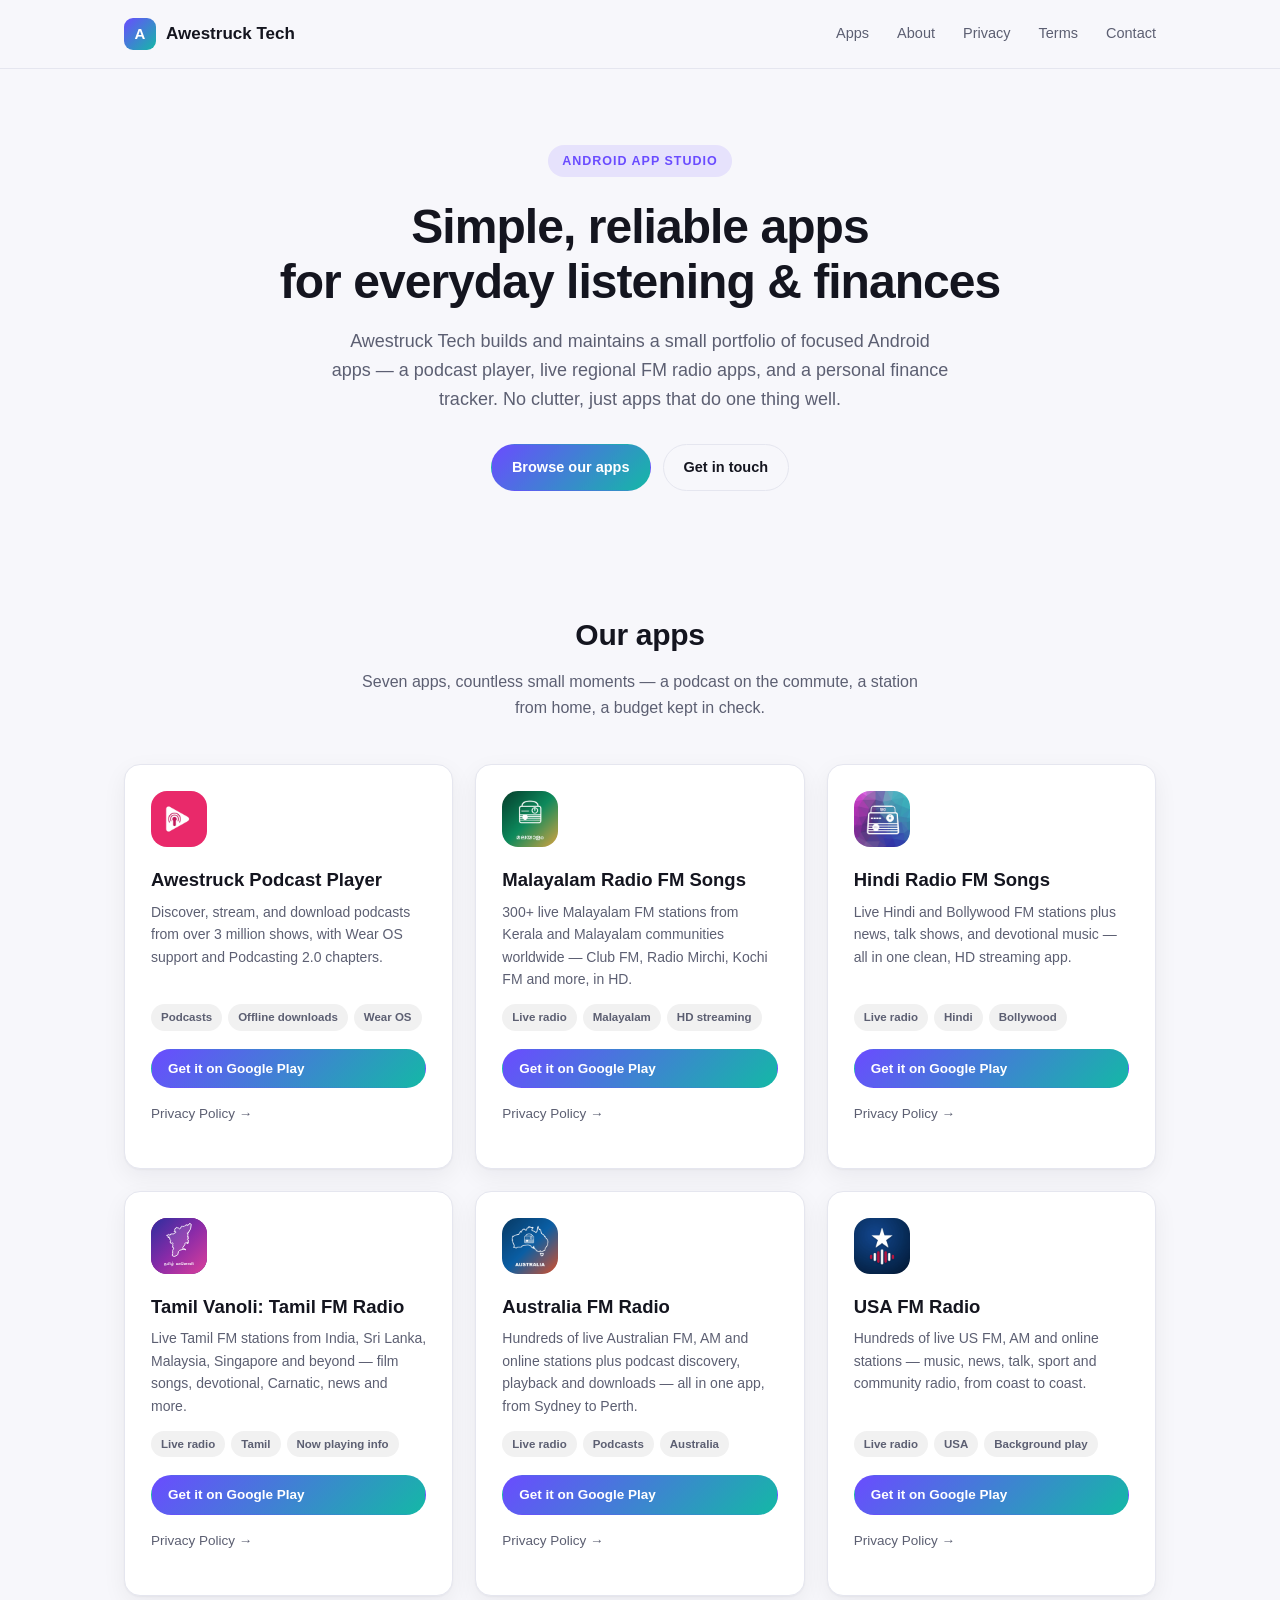
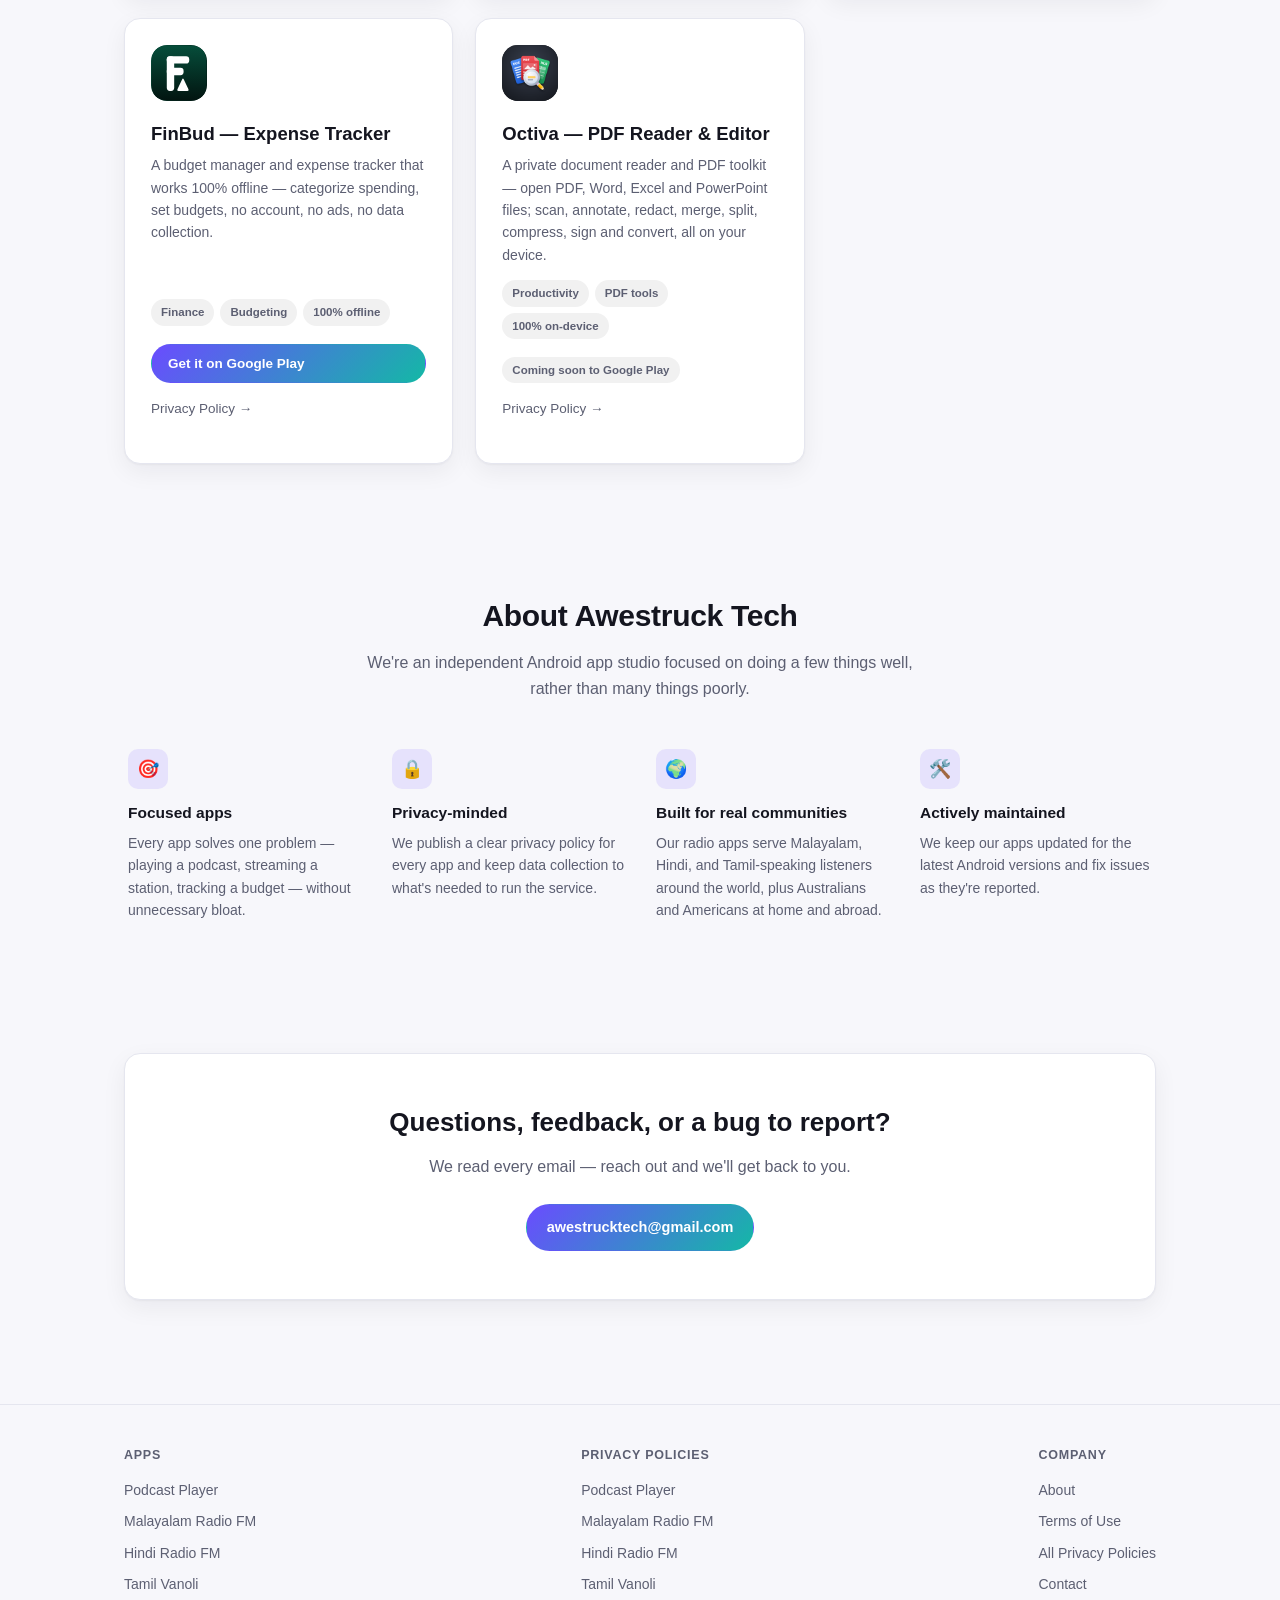
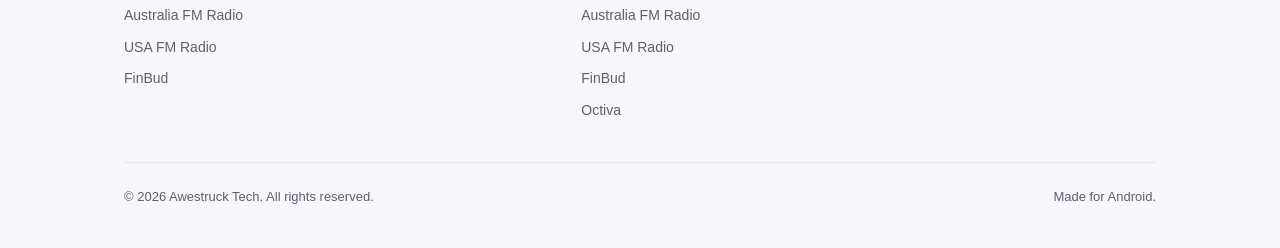
<file: index.html>
<!DOCTYPE html>
<html lang="en">
<head>
<meta charset="UTF-8">
<meta name="viewport" content="width=device-width, initial-scale=1.0">
<title>Awestruck Tech — Android Apps for Podcasts, Regional Radio & Personal Finance</title>
<meta name="description" content="Awestruck Tech builds Android apps for podcast listening, live FM radio (Malayalam, Hindi, Tamil, Australian, USA), and personal finance, and PDF and document tools. Explore our apps on Google Play.">
<link rel="canonical" href="https://awestrucktech.github.io/">
<link rel="icon" type="image/svg+xml" href="/assets/img/favicon.svg">
<link rel="stylesheet" href="/assets/css/style.css">

<meta property="og:type" content="website">
<meta property="og:title" content="Awestruck Tech — Android Apps">
<meta property="og:description" content="Podcast player, regional FM radio, and personal finance apps for Android, built by Awestruck Tech.">
<meta property="og:url" content="https://awestrucktech.github.io/">
<meta property="og:image" content="https://awestrucktech.github.io/assets/img/favicon.svg">
<meta name="twitter:card" content="summary">
<meta name="twitter:title" content="Awestruck Tech — Android Apps">
<meta name="twitter:description" content="Podcast player, regional FM radio, and personal finance apps for Android.">

<script type="application/ld+json">
{
  "@context": "https://schema.org",
  "@type": "Organization",
  "name": "Awestruck Tech",
  "url": "https://awestrucktech.github.io/",
  "email": "mailto:awestrucktech@gmail.com",
  "sameAs": [
    "https://play.google.com/store/apps/dev?id=Awestruck+Tech"
  ]
}
</script>
</head>
<body>

<header class="site-header">
  <div class="wrap">
    <a href="/" class="brand">
      <span class="brand-mark">A</span>
      Awestruck Tech
    </a>
    <button class="nav-toggle" aria-label="Toggle menu">☰</button>
    <nav class="site-nav">
      <a href="#apps">Apps</a>
      <a href="#about">About</a>
      <a href="/privacy/">Privacy</a>
      <a href="/terms/">Terms</a>
      <a href="#contact">Contact</a>
    </nav>
  </div>
</header>

<main>
  <section class="hero">
    <div class="wrap">
      <span class="eyebrow">Android app studio</span>
      <h1>Simple, reliable apps<br>for everyday listening &amp; finances</h1>
      <p class="lead">
        Awestruck Tech builds and maintains a small portfolio of focused Android apps —
        a podcast player, live regional FM radio apps, and a personal finance tracker.
        No clutter, just apps that do one thing well.
      </p>
      <div class="hero-actions">
        <a href="#apps" class="btn btn-primary">Browse our apps</a>
        <a href="#contact" class="btn btn-outline">Get in touch</a>
      </div>
    </div>
  </section>

  <section id="apps">
    <div class="wrap">
      <div class="section-head">
        <h2>Our apps</h2>
        <p>Seven apps, countless small moments — a podcast on the commute, a station from home, a budget kept in check.</p>
      </div>

      <div class="app-grid">

        <article class="app-card">
          <div class="app-icon" style="background:linear-gradient(135deg,#E9296A,#C2185B)"><img src="/assets/img/apps/podcast-player.png" alt=""></div>
          <h3>Awestruck Podcast Player</h3>
          <p class="app-tagline">Discover, stream, and download podcasts from over 3 million shows, with Wear OS support and Podcasting 2.0 chapters.</p>
          <div class="app-tags">
            <span class="tag">Podcasts</span>
            <span class="tag">Offline downloads</span>
            <span class="tag">Wear OS</span>
          </div>
          <div class="app-card-actions">
            <a class="btn btn-primary btn-sm" href="https://play.google.com/store/apps/details?id=awestruck.podcast.podcastplayer" target="_blank" rel="noopener">Get it on Google Play</a>
          </div>
          <p style="margin-top:12px"><a class="link-muted" href="/privacy/podcast-player.html">Privacy Policy →</a></p>
        </article>

        <article class="app-card">
          <div class="app-icon" style="background:linear-gradient(135deg,#0E8A5D,#0B5D6B)"><img src="/assets/img/apps/malayalam-radio.png" alt=""></div>
          <h3>Malayalam Radio FM Songs</h3>
          <p class="app-tagline">300+ live Malayalam FM stations from Kerala and Malayalam communities worldwide — Club FM, Radio Mirchi, Kochi FM and more, in HD.</p>
          <div class="app-tags">
            <span class="tag">Live radio</span>
            <span class="tag">Malayalam</span>
            <span class="tag">HD streaming</span>
          </div>
          <div class="app-card-actions">
            <a class="btn btn-primary btn-sm" href="https://play.google.com/store/apps/details?id=malayalam.radio.fm.songs.malayalamradio" target="_blank" rel="noopener">Get it on Google Play</a>
          </div>
          <p style="margin-top:12px"><a class="link-muted" href="/privacy/malayalam-radio.html">Privacy Policy →</a></p>
        </article>

        <article class="app-card">
          <div class="app-icon" style="background:linear-gradient(135deg,#006D77,#0E8C86)"><img src="/assets/img/apps/hindi-radio.png" alt=""></div>
          <h3>Hindi Radio FM Songs</h3>
          <p class="app-tagline">Live Hindi and Bollywood FM stations plus news, talk shows, and devotional music — all in one clean, HD streaming app.</p>
          <div class="app-tags">
            <span class="tag">Live radio</span>
            <span class="tag">Hindi</span>
            <span class="tag">Bollywood</span>
          </div>
          <div class="app-card-actions">
            <a class="btn btn-primary btn-sm" href="https://play.google.com/store/apps/details?id=hindi.radio.fm.songs.hindiradio" target="_blank" rel="noopener">Get it on Google Play</a>
          </div>
          <p style="margin-top:12px"><a class="link-muted" href="/privacy/hindi-radio.html">Privacy Policy →</a></p>
        </article>

        <article class="app-card">
          <div class="app-icon" style="background:linear-gradient(135deg,#C90680,#3C2C8D)"><img src="/assets/img/apps/tamil-vanoli.svg" alt=""></div>
          <h3>Tamil Vanoli: Tamil FM Radio</h3>
          <p class="app-tagline">Live Tamil FM stations from India, Sri Lanka, Malaysia, Singapore and beyond — film songs, devotional, Carnatic, news and more.</p>
          <div class="app-tags">
            <span class="tag">Live radio</span>
            <span class="tag">Tamil</span>
            <span class="tag">Now playing info</span>
          </div>
          <div class="app-card-actions">
            <a class="btn btn-primary btn-sm" href="https://play.google.com/store/apps/details?id=com.tamilfmradio.tamilvanoli" target="_blank" rel="noopener">Get it on Google Play</a>
          </div>
          <p style="margin-top:12px"><a class="link-muted" href="/privacy/tamil-radio.html">Privacy Policy →</a></p>
        </article>

        <article class="app-card">
          <div class="app-icon" style="background:linear-gradient(135deg,#0B5FA5,#D9502A)"><img src="/assets/img/apps/australia-radio.png" alt=""></div>
          <h3>Australia FM Radio</h3>
          <p class="app-tagline">Hundreds of live Australian FM, AM and online stations plus podcast discovery, playback and downloads — all in one app, from Sydney to Perth.</p>
          <div class="app-tags">
            <span class="tag">Live radio</span>
            <span class="tag">Podcasts</span>
            <span class="tag">Australia</span>
          </div>
          <div class="app-card-actions">
            <a class="btn btn-primary btn-sm" href="https://play.google.com/store/apps/details?id=australia.radio.fm.songs.australiaradio" target="_blank" rel="noopener">Get it on Google Play</a>
          </div>
          <p style="margin-top:12px"><a class="link-muted" href="/privacy/australia-radio.html">Privacy Policy →</a></p>
        </article>

        <article class="app-card">
          <div class="app-icon" style="background:linear-gradient(135deg,#0A3161,#B31942)"><img src="/assets/img/apps/usa-radio.png" alt=""></div>
          <h3>USA FM Radio</h3>
          <p class="app-tagline">Hundreds of live US FM, AM and online stations — music, news, talk, sport and community radio, from coast to coast.</p>
          <div class="app-tags">
            <span class="tag">Live radio</span>
            <span class="tag">USA</span>
            <span class="tag">Background play</span>
          </div>
          <div class="app-card-actions">
            <a class="btn btn-primary btn-sm" href="https://play.google.com/store/apps/details?id=usa.radio.fm.songs.usaradio" target="_blank" rel="noopener">Get it on Google Play</a>
          </div>
          <p style="margin-top:12px"><a class="link-muted" href="/privacy/usa-radio.html">Privacy Policy →</a></p>
        </article>

        <article class="app-card">
          <div class="app-icon" style="background:linear-gradient(135deg,#064E3B,#021410)"><img src="/assets/img/apps/finbud.svg" alt=""></div>
          <h3>FinBud — Expense Tracker</h3>
          <p class="app-tagline">A budget manager and expense tracker that works 100% offline — categorize spending, set budgets, no account, no ads, no data collection.</p>
          <div class="app-tags">
            <span class="tag">Finance</span>
            <span class="tag">Budgeting</span>
            <span class="tag">100% offline</span>
          </div>
          <div class="app-card-actions">
            <a class="btn btn-primary btn-sm" href="https://play.google.com/store/apps/details?id=com.finbud" target="_blank" rel="noopener">Get it on Google Play</a>
          </div>
          <p style="margin-top:12px"><a class="link-muted" href="/privacy/finbud.html">Privacy Policy →</a></p>
        </article>

        <article class="app-card">
          <div class="app-icon" style="background:#1F2328"><img src="/assets/img/apps/octiva.png" alt=""></div>
          <h3>Octiva — PDF Reader &amp; Editor</h3>
          <p class="app-tagline">A private document reader and PDF toolkit — open PDF, Word, Excel and PowerPoint files; scan, annotate, redact, merge, split, compress, sign and convert, all on your device.</p>
          <div class="app-tags">
            <span class="tag">Productivity</span>
            <span class="tag">PDF tools</span>
            <span class="tag">100% on-device</span>
          </div>
          <div class="app-card-actions">
            <span class="tag">Coming soon to Google Play</span>
          </div>
          <p style="margin-top:12px"><a class="link-muted" href="/privacy/octiva.html">Privacy Policy →</a></p>
        </article>

      </div>
    </div>
  </section>

  <section id="about">
    <div class="wrap">
      <div class="section-head">
        <h2>About Awestruck Tech</h2>
        <p>We're an independent Android app studio focused on doing a few things well, rather than many things poorly.</p>
      </div>
      <div class="feature-grid">
        <div class="feature">
          <div class="icon">🎯</div>
          <h4>Focused apps</h4>
          <p>Every app solves one problem — playing a podcast, streaming a station, tracking a budget — without unnecessary bloat.</p>
        </div>
        <div class="feature">
          <div class="icon">🔒</div>
          <h4>Privacy-minded</h4>
          <p>We publish a clear privacy policy for every app and keep data collection to what's needed to run the service.</p>
        </div>
        <div class="feature">
          <div class="icon">🌍</div>
          <h4>Built for real communities</h4>
          <p>Our radio apps serve Malayalam, Hindi, and Tamil-speaking listeners around the world, plus Australians and Americans at home and abroad.</p>
        </div>
        <div class="feature">
          <div class="icon">🛠️</div>
          <h4>Actively maintained</h4>
          <p>We keep our apps updated for the latest Android versions and fix issues as they're reported.</p>
        </div>
      </div>
    </div>
  </section>

  <section id="contact">
    <div class="wrap">
      <div class="cta">
        <h2>Questions, feedback, or a bug to report?</h2>
        <p>We read every email — reach out and we'll get back to you.</p>
        <a class="btn btn-primary" href="mailto:awestrucktech@gmail.com">awestrucktech@gmail.com</a>
      </div>
    </div>
  </section>
</main>

<footer class="site-footer">
  <div class="wrap">
    <div class="footer-grid">
      <div class="footer-col">
        <h5>Apps</h5>
        <a href="https://play.google.com/store/apps/details?id=awestruck.podcast.podcastplayer" target="_blank" rel="noopener">Podcast Player</a>
        <a href="https://play.google.com/store/apps/details?id=malayalam.radio.fm.songs.malayalamradio" target="_blank" rel="noopener">Malayalam Radio FM</a>
        <a href="https://play.google.com/store/apps/details?id=hindi.radio.fm.songs.hindiradio" target="_blank" rel="noopener">Hindi Radio FM</a>
        <a href="https://play.google.com/store/apps/details?id=com.tamilfmradio.tamilvanoli" target="_blank" rel="noopener">Tamil Vanoli</a>
        <a href="https://play.google.com/store/apps/details?id=australia.radio.fm.songs.australiaradio" target="_blank" rel="noopener">Australia FM Radio</a>
        <a href="https://play.google.com/store/apps/details?id=usa.radio.fm.songs.usaradio" target="_blank" rel="noopener">USA FM Radio</a>
        <a href="https://play.google.com/store/apps/details?id=com.finbud" target="_blank" rel="noopener">FinBud</a>
      </div>
      <div class="footer-col">
        <h5>Privacy Policies</h5>
        <a href="/privacy/podcast-player.html">Podcast Player</a>
        <a href="/privacy/malayalam-radio.html">Malayalam Radio FM</a>
        <a href="/privacy/hindi-radio.html">Hindi Radio FM</a>
        <a href="/privacy/tamil-radio.html">Tamil Vanoli</a>
        <a href="/privacy/australia-radio.html">Australia FM Radio</a>
        <a href="/privacy/usa-radio.html">USA FM Radio</a>
        <a href="/privacy/finbud.html">FinBud</a>
        <a href="/privacy/octiva.html">Octiva</a>
      </div>
      <div class="footer-col">
        <h5>Company</h5>
        <a href="#about">About</a>
        <a href="/terms/">Terms of Use</a>
        <a href="/privacy/">All Privacy Policies</a>
        <a href="mailto:awestrucktech@gmail.com">Contact</a>
      </div>
    </div>
    <div class="footer-bottom">
      <span>© <span data-year>2026</span> Awestruck Tech. All rights reserved.</span>
      <span>Made for Android.</span>
    </div>
  </div>
</footer>

<script src="/assets/js/main.js"></script>
</body>
</html>
</file>
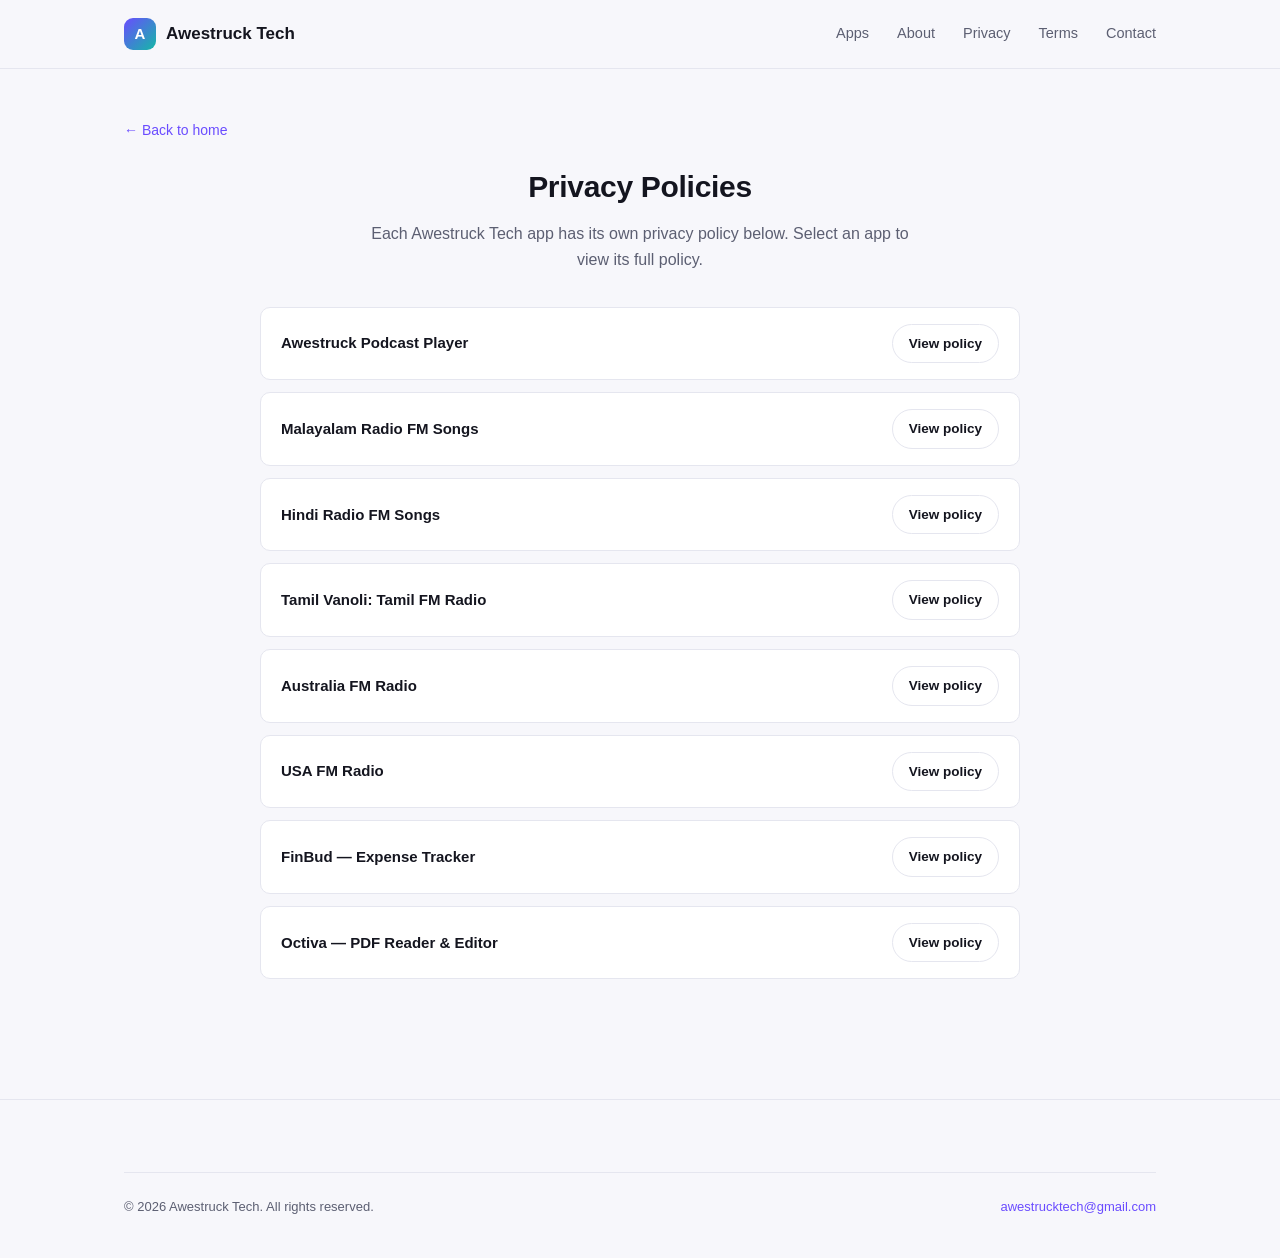
<file: privacy/index.html>
<!DOCTYPE html>
<html lang="en">
<head>
<meta charset="UTF-8">
<meta name="viewport" content="width=device-width, initial-scale=1.0">
<title>Privacy Policies — Awestruck Tech</title>
<meta name="description" content="Privacy policies for all Awestruck Tech Android apps: Podcast Player, Malayalam Radio FM, Hindi Radio FM, Tamil Vanoli, Australia FM Radio, USA FM Radio, FinBud, and Octiva.">
<link rel="canonical" href="https://awestrucktech.github.io/privacy/">
<link rel="icon" type="image/svg+xml" href="/assets/img/favicon.svg">
<link rel="stylesheet" href="/assets/css/style.css">
</head>
<body>

<header class="site-header">
  <div class="wrap">
    <a href="/" class="brand">
      <span class="brand-mark">A</span>
      Awestruck Tech
    </a>
    <button class="nav-toggle" aria-label="Toggle menu">☰</button>
    <nav class="site-nav">
      <a href="/#apps">Apps</a>
      <a href="/#about">About</a>
      <a href="/privacy/">Privacy</a>
      <a href="/terms/">Terms</a>
      <a href="/#contact">Contact</a>
    </nav>
  </div>
</header>

<main>
  <section class="prose-wrap">
    <div class="wrap">
      <a href="/" class="back-link">← Back to home</a>
      <div class="section-head" style="margin-bottom:34px">
        <h2>Privacy Policies</h2>
        <p>Each Awestruck Tech app has its own privacy policy below. Select an app to view its full policy.</p>
      </div>
      <div class="policy-list">
        <div class="policy-row">
          <span>Awestruck Podcast Player</span>
          <a class="btn btn-outline btn-sm" href="/privacy/podcast-player.html">View policy</a>
        </div>
        <div class="policy-row">
          <span>Malayalam Radio FM Songs</span>
          <a class="btn btn-outline btn-sm" href="/privacy/malayalam-radio.html">View policy</a>
        </div>
        <div class="policy-row">
          <span>Hindi Radio FM Songs</span>
          <a class="btn btn-outline btn-sm" href="/privacy/hindi-radio.html">View policy</a>
        </div>
        <div class="policy-row">
          <span>Tamil Vanoli: Tamil FM Radio</span>
          <a class="btn btn-outline btn-sm" href="/privacy/tamil-radio.html">View policy</a>
        </div>
        <div class="policy-row">
          <span>Australia FM Radio</span>
          <a class="btn btn-outline btn-sm" href="/privacy/australia-radio.html">View policy</a>
        </div>
        <div class="policy-row">
          <span>USA FM Radio</span>
          <a class="btn btn-outline btn-sm" href="/privacy/usa-radio.html">View policy</a>
        </div>
        <div class="policy-row">
          <span>FinBud — Expense Tracker</span>
          <a class="btn btn-outline btn-sm" href="/privacy/finbud.html">View policy</a>
        </div>
        <div class="policy-row">
          <span>Octiva — PDF Reader &amp; Editor</span>
          <a class="btn btn-outline btn-sm" href="/privacy/octiva.html">View policy</a>
        </div>
      </div>
    </div>
  </section>
</main>

<footer class="site-footer">
  <div class="wrap">
    <div class="footer-bottom">
      <span>© <span data-year>2026</span> Awestruck Tech. All rights reserved.</span>
      <a href="mailto:awestrucktech@gmail.com">awestrucktech@gmail.com</a>
    </div>
  </div>
</footer>

<script src="/assets/js/main.js"></script>
</body>
</html>
</file>
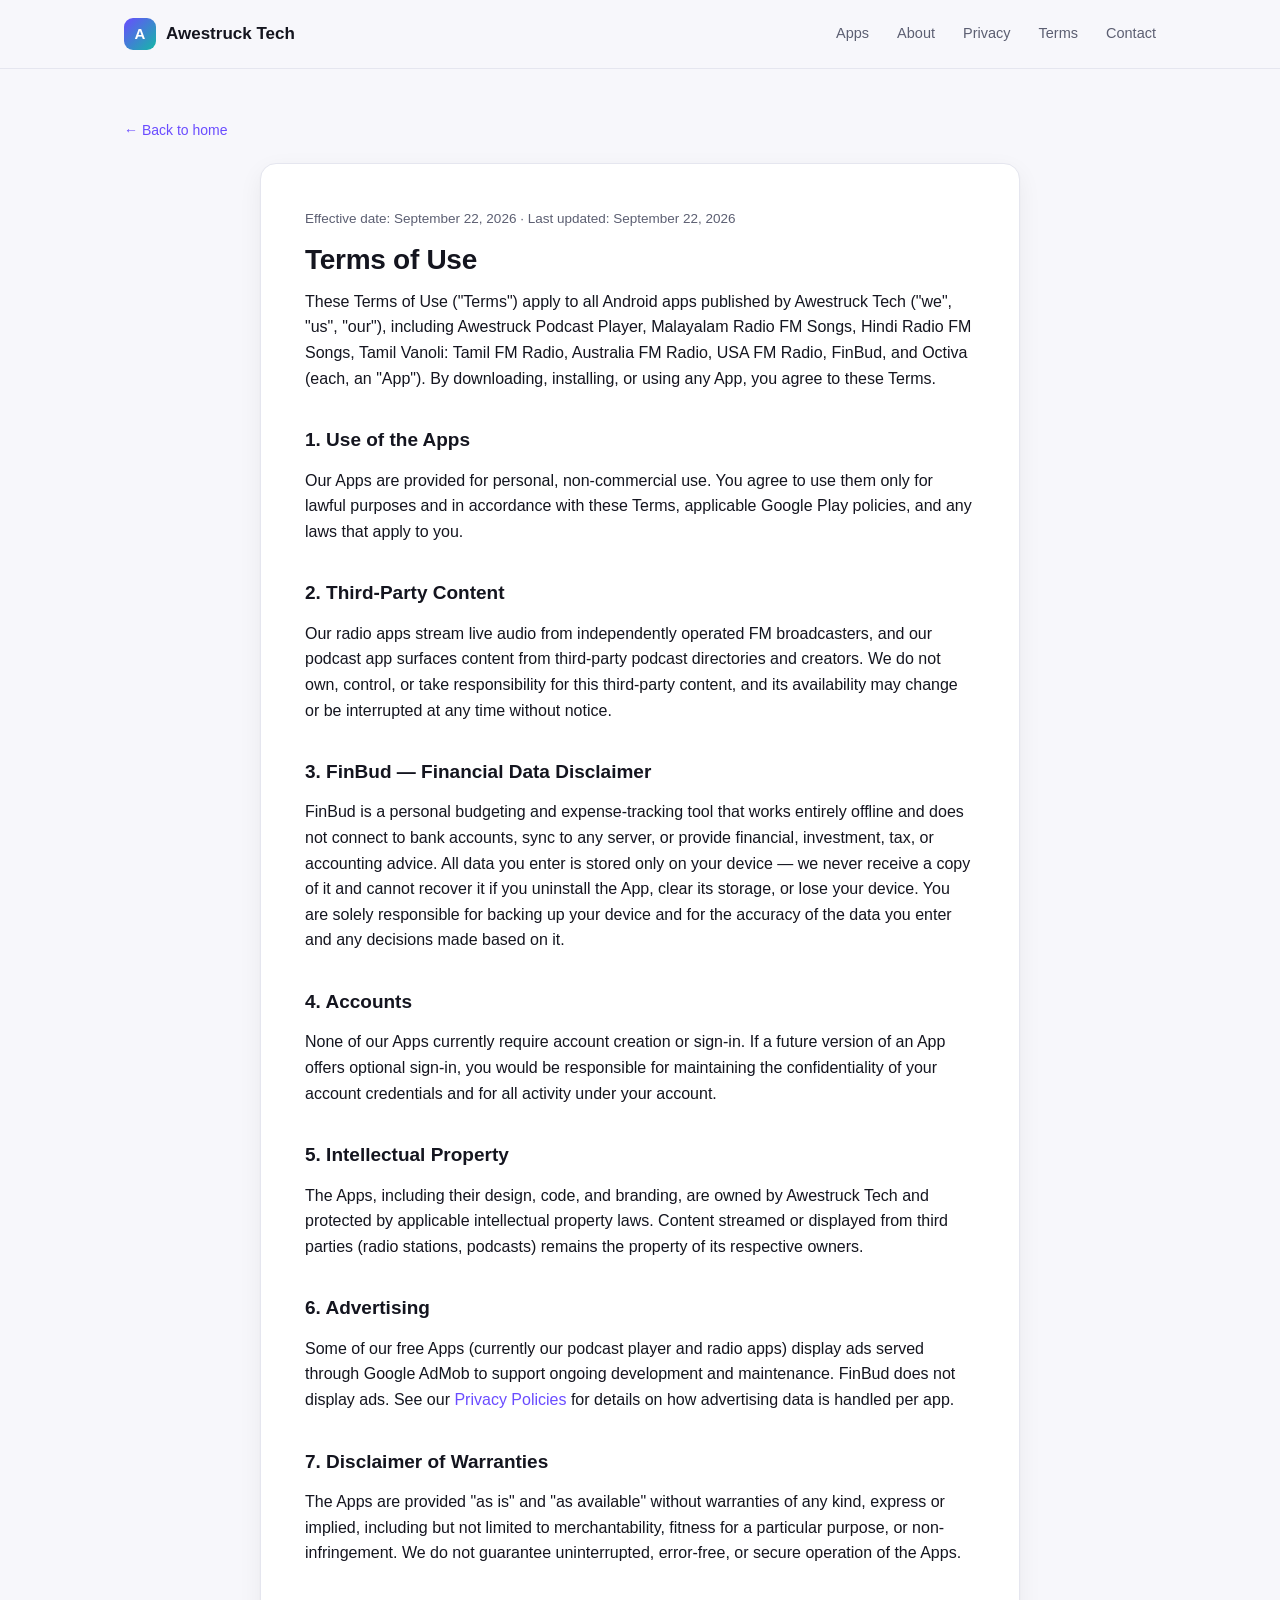
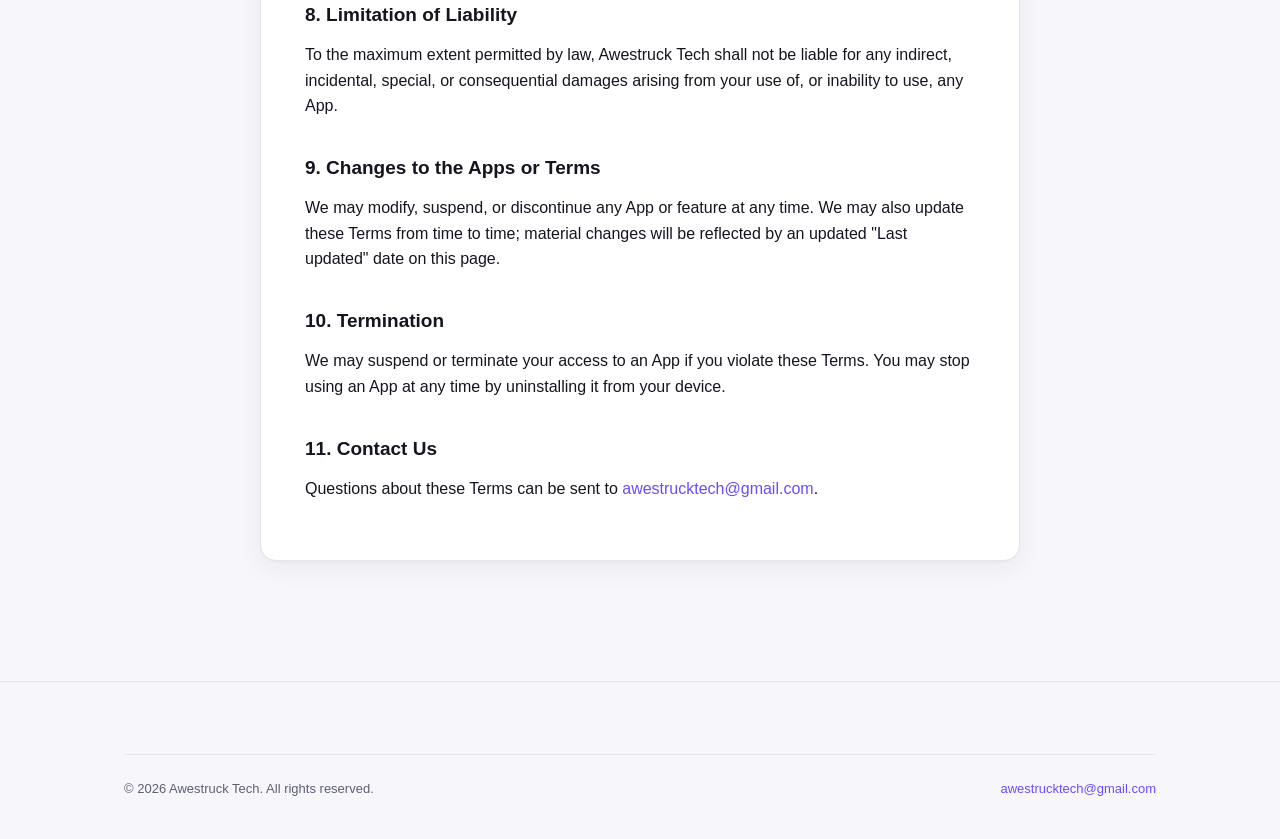
<file: terms/index.html>
<!DOCTYPE html>
<html lang="en">
<head>
<meta charset="UTF-8">
<meta name="viewport" content="width=device-width, initial-scale=1.0">
<title>Terms of Use — Awestruck Tech</title>
<meta name="description" content="Terms of Use for Awestruck Tech Android apps.">
<link rel="canonical" href="https://awestrucktech.github.io/terms/">
<link rel="icon" type="image/svg+xml" href="/assets/img/favicon.svg">
<link rel="stylesheet" href="/assets/css/style.css">
</head>
<body>

<header class="site-header">
  <div class="wrap">
    <a href="/" class="brand">
      <span class="brand-mark">A</span>
      Awestruck Tech
    </a>
    <button class="nav-toggle" aria-label="Toggle menu">☰</button>
    <nav class="site-nav">
      <a href="/#apps">Apps</a>
      <a href="/#about">About</a>
      <a href="/privacy/">Privacy</a>
      <a href="/terms/">Terms</a>
      <a href="/#contact">Contact</a>
    </nav>
  </div>
</header>

<main>
  <section class="prose-wrap">
    <div class="wrap">
      <a href="/" class="back-link">← Back to home</a>
      <article class="prose">
        <p class="meta">Effective date: September 22, 2026 · Last updated: September 22, 2026</p>
        <h1>Terms of Use</h1>
        <p>These Terms of Use ("Terms") apply to all Android apps published by Awestruck Tech ("we", "us", "our"), including Awestruck Podcast Player, Malayalam Radio FM Songs, Hindi Radio FM Songs, Tamil Vanoli: Tamil FM Radio, Australia FM Radio, USA FM Radio, FinBud, and Octiva (each, an "App"). By downloading, installing, or using any App, you agree to these Terms.</p>

        <h2>1. Use of the Apps</h2>
        <p>Our Apps are provided for personal, non-commercial use. You agree to use them only for lawful purposes and in accordance with these Terms, applicable Google Play policies, and any laws that apply to you.</p>

        <h2>2. Third-Party Content</h2>
        <p>Our radio apps stream live audio from independently operated FM broadcasters, and our podcast app surfaces content from third-party podcast directories and creators. We do not own, control, or take responsibility for this third-party content, and its availability may change or be interrupted at any time without notice.</p>

        <h2>3. FinBud — Financial Data Disclaimer</h2>
        <p>FinBud is a personal budgeting and expense-tracking tool that works entirely offline and does not connect to bank accounts, sync to any server, or provide financial, investment, tax, or accounting advice. All data you enter is stored only on your device — we never receive a copy of it and cannot recover it if you uninstall the App, clear its storage, or lose your device. You are solely responsible for backing up your device and for the accuracy of the data you enter and any decisions made based on it.</p>

        <h2>4. Accounts</h2>
        <p>None of our Apps currently require account creation or sign-in. If a future version of an App offers optional sign-in, you would be responsible for maintaining the confidentiality of your account credentials and for all activity under your account.</p>

        <h2>5. Intellectual Property</h2>
        <p>The Apps, including their design, code, and branding, are owned by Awestruck Tech and protected by applicable intellectual property laws. Content streamed or displayed from third parties (radio stations, podcasts) remains the property of its respective owners.</p>

        <h2>6. Advertising</h2>
        <p>Some of our free Apps (currently our podcast player and radio apps) display ads served through Google AdMob to support ongoing development and maintenance. FinBud does not display ads. See our <a href="/privacy/">Privacy Policies</a> for details on how advertising data is handled per app.</p>

        <h2>7. Disclaimer of Warranties</h2>
        <p>The Apps are provided "as is" and "as available" without warranties of any kind, express or implied, including but not limited to merchantability, fitness for a particular purpose, or non-infringement. We do not guarantee uninterrupted, error-free, or secure operation of the Apps.</p>

        <h2>8. Limitation of Liability</h2>
        <p>To the maximum extent permitted by law, Awestruck Tech shall not be liable for any indirect, incidental, special, or consequential damages arising from your use of, or inability to use, any App.</p>

        <h2>9. Changes to the Apps or Terms</h2>
        <p>We may modify, suspend, or discontinue any App or feature at any time. We may also update these Terms from time to time; material changes will be reflected by an updated "Last updated" date on this page.</p>

        <h2>10. Termination</h2>
        <p>We may suspend or terminate your access to an App if you violate these Terms. You may stop using an App at any time by uninstalling it from your device.</p>

        <h2>11. Contact Us</h2>
        <p>Questions about these Terms can be sent to <a href="mailto:awestrucktech@gmail.com">awestrucktech@gmail.com</a>.</p>
      </article>
    </div>
  </section>
</main>

<footer class="site-footer">
  <div class="wrap">
    <div class="footer-bottom">
      <span>© <span data-year>2026</span> Awestruck Tech. All rights reserved.</span>
      <a href="mailto:awestrucktech@gmail.com">awestrucktech@gmail.com</a>
    </div>
  </div>
</footer>

<script src="/assets/js/main.js"></script>
</body>
</html>
</file>
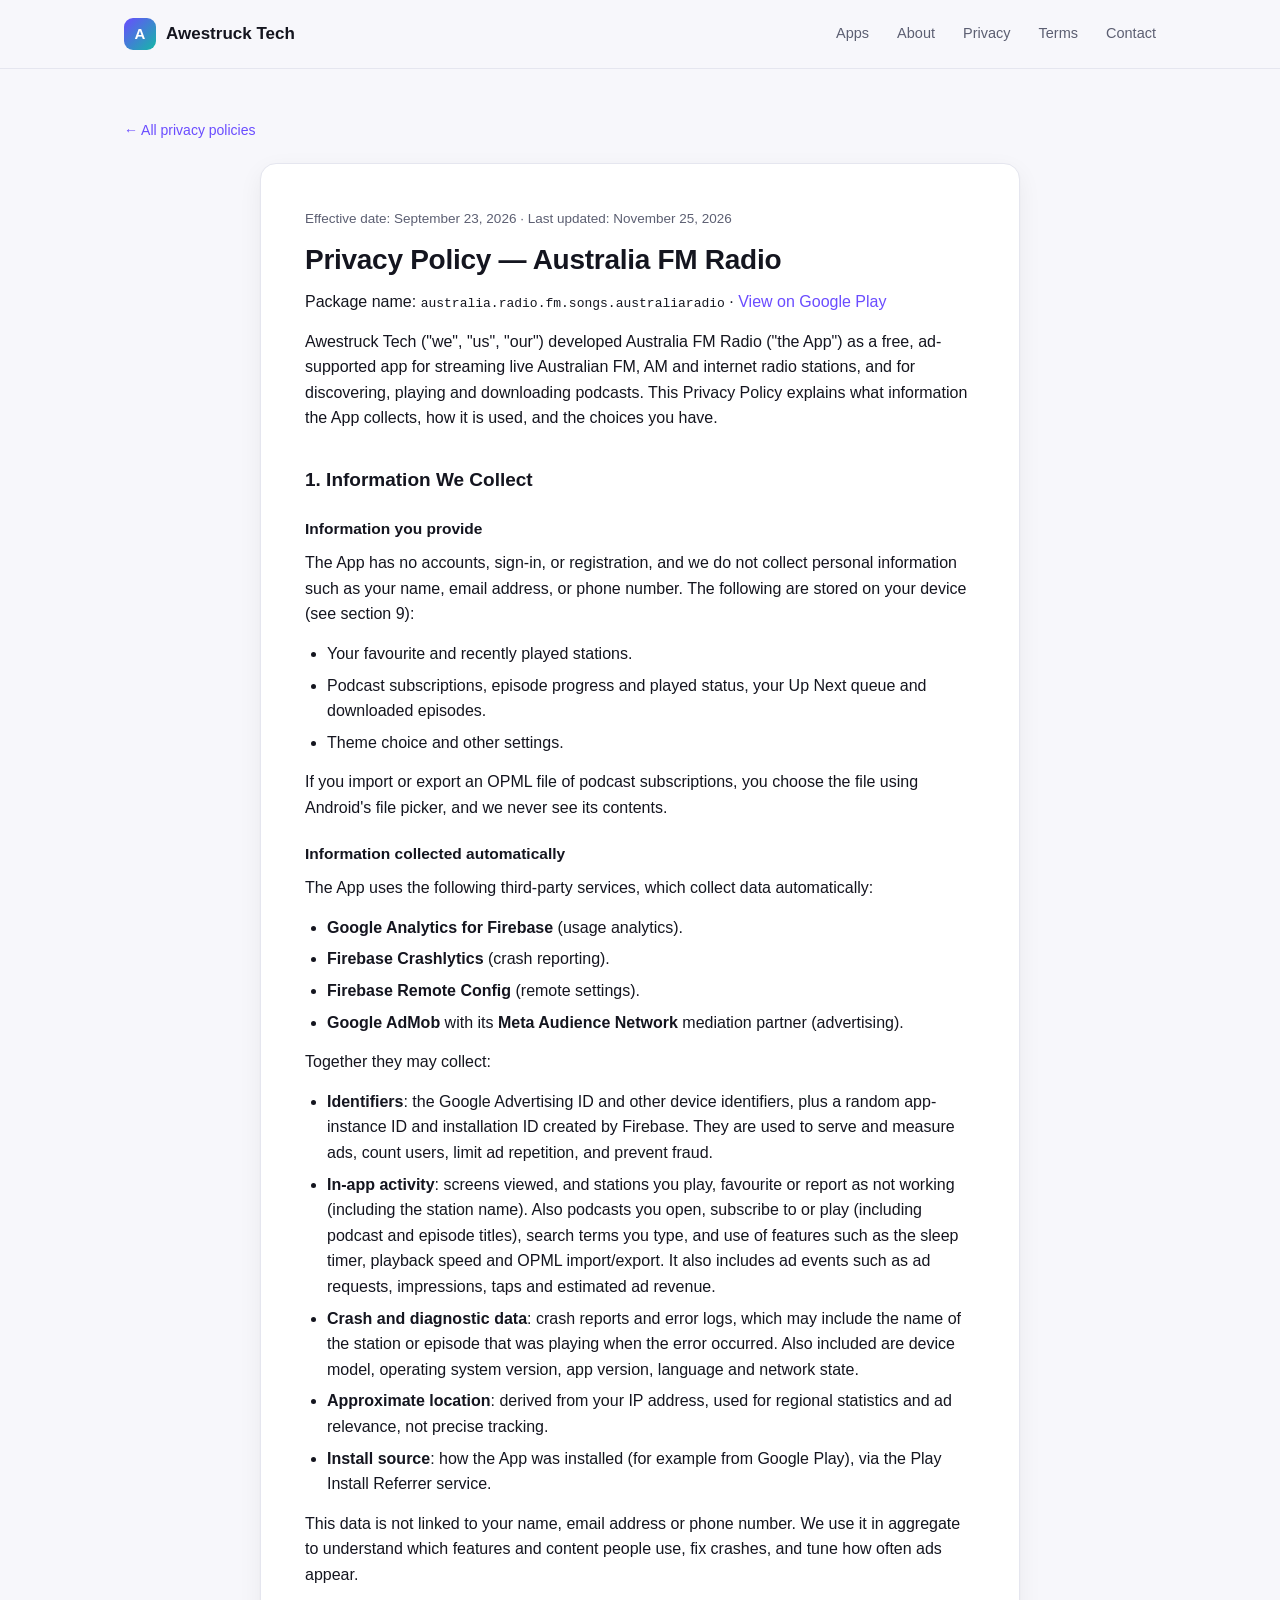
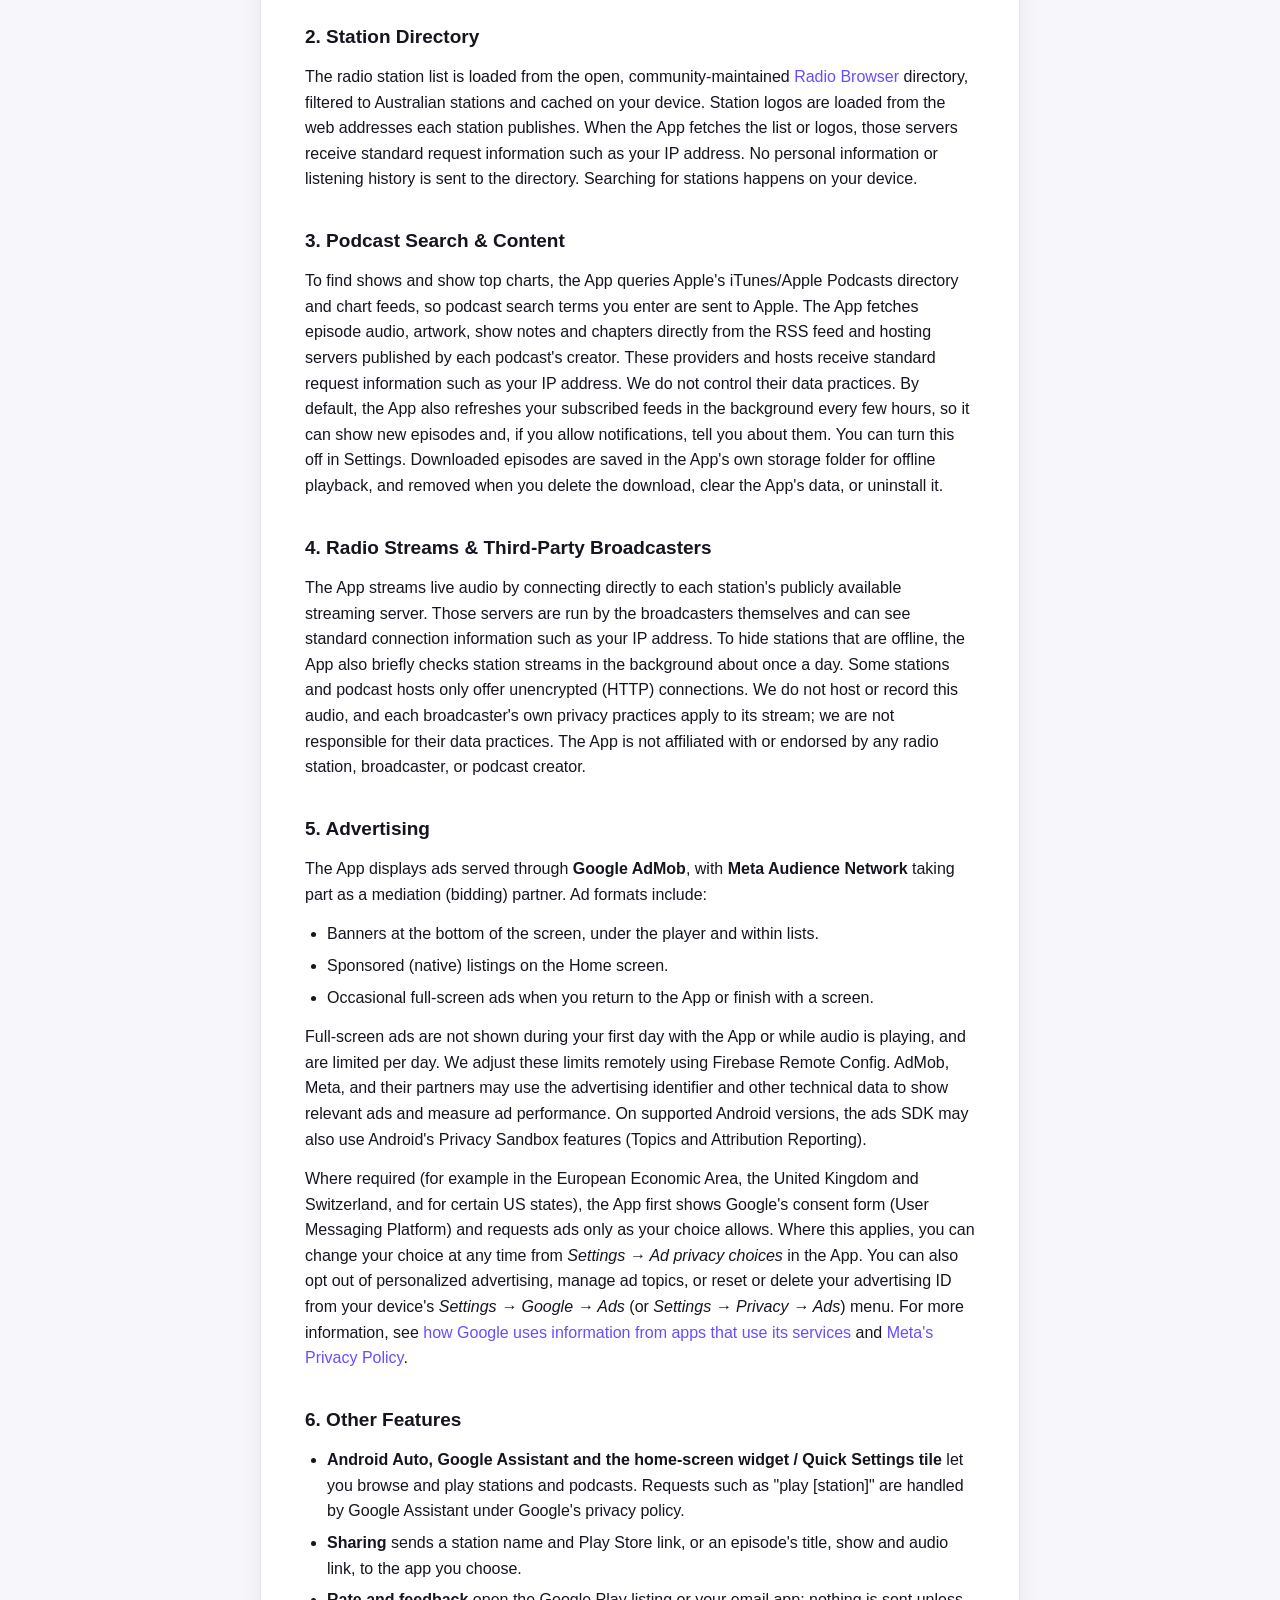
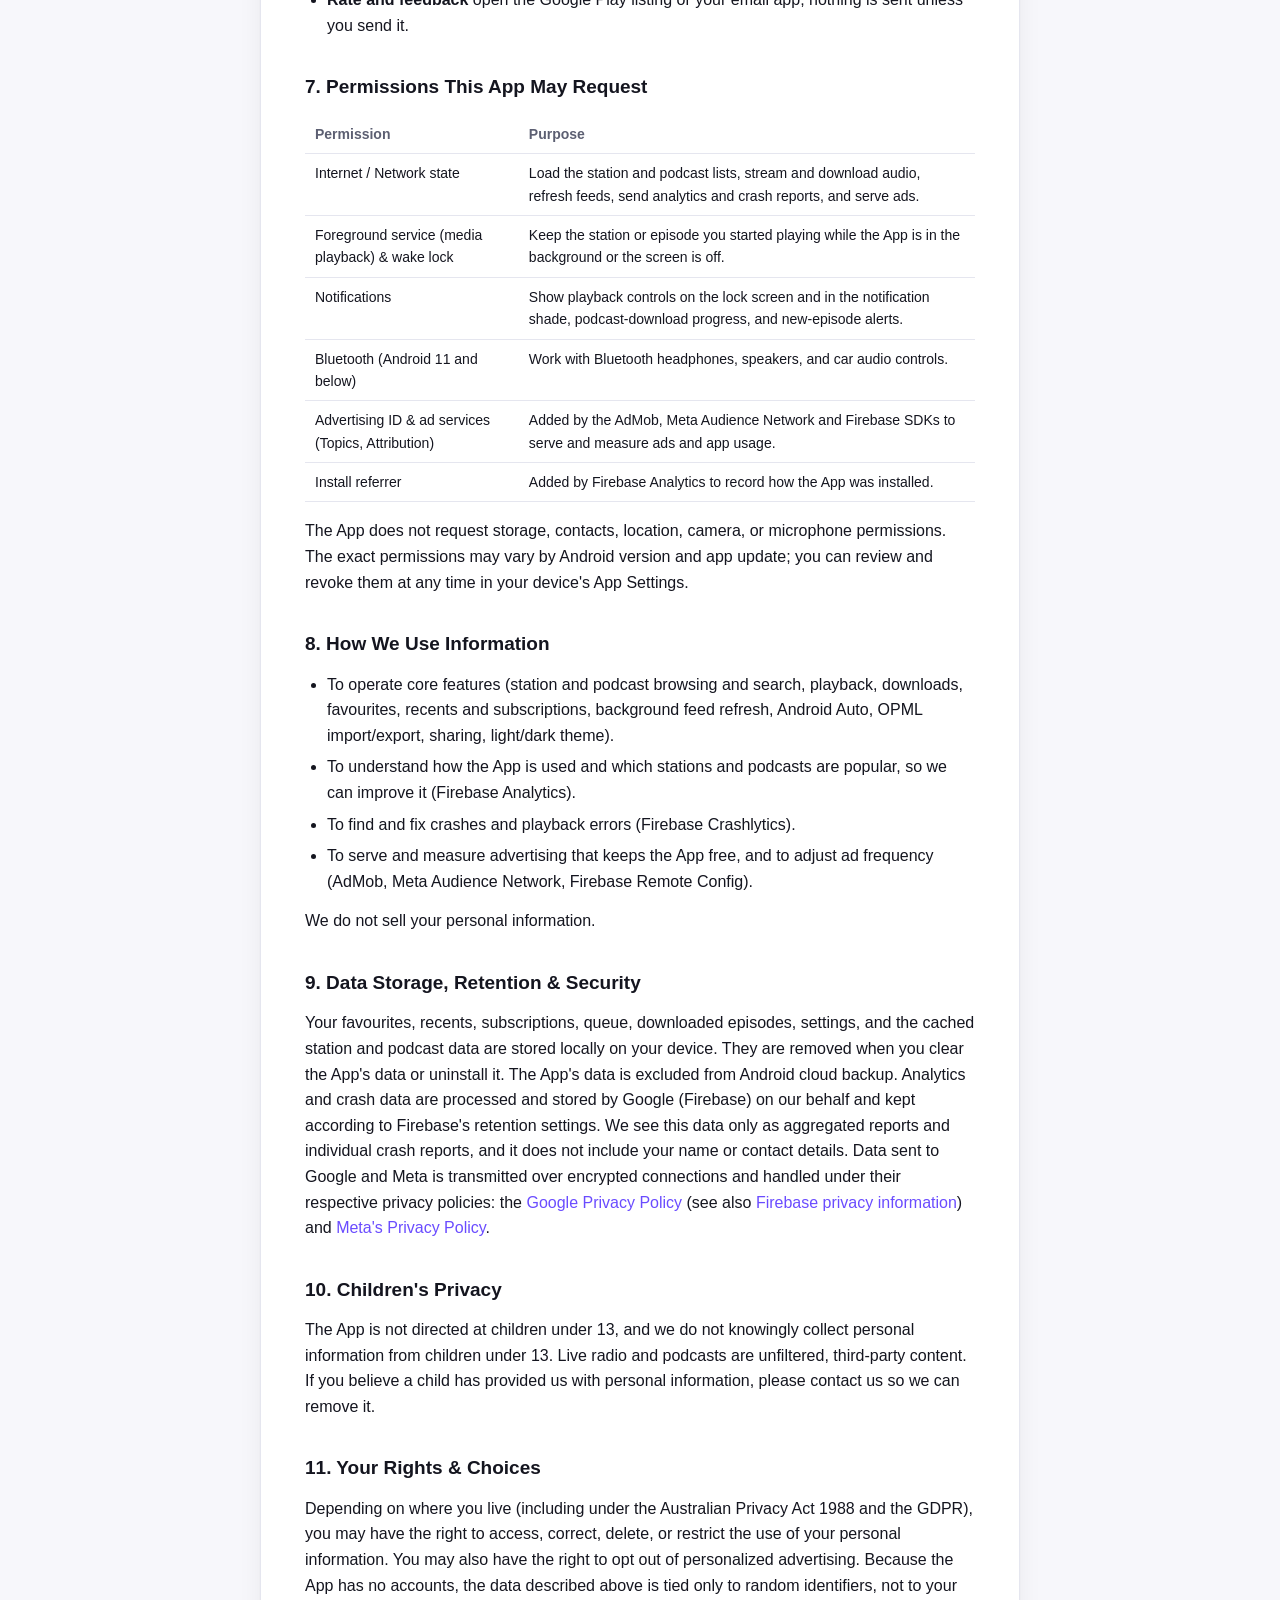
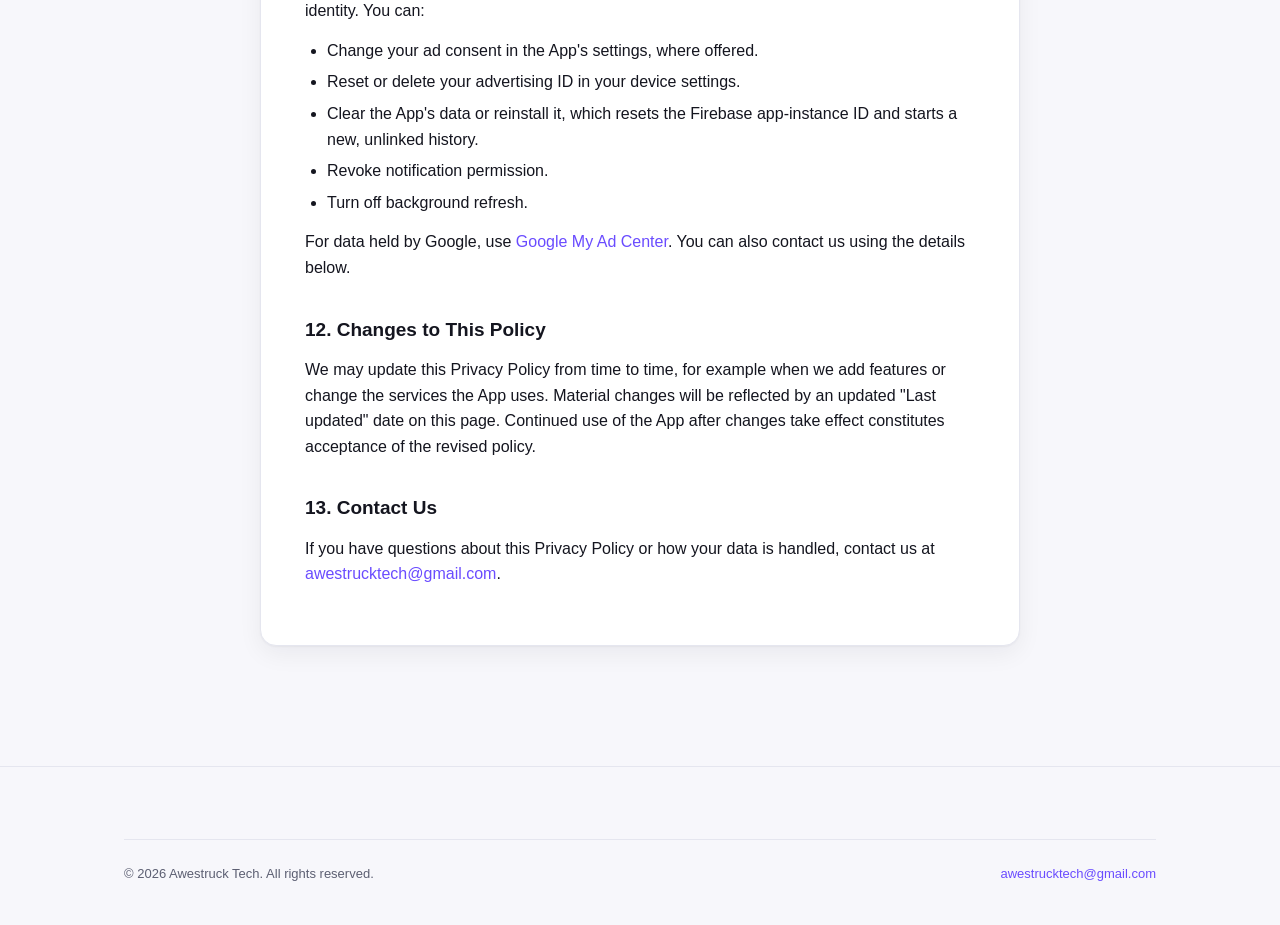
<file: privacy/australia-radio.html>
<!DOCTYPE html>
<html lang="en">
<head>
<meta charset="UTF-8">
<meta name="viewport" content="width=device-width, initial-scale=1.0">
<title>Privacy Policy — Australia FM Radio</title>
<meta name="description" content="Privacy Policy for the Australia FM Radio Android app, covering both live radio and podcasts.">
<link rel="canonical" href="https://awestrucktech.github.io/privacy/australia-radio.html">
<link rel="icon" type="image/svg+xml" href="/assets/img/favicon.svg">
<link rel="stylesheet" href="/assets/css/style.css">
</head>
<body>

<header class="site-header">
  <div class="wrap">
    <a href="/" class="brand">
      <span class="brand-mark">A</span>
      Awestruck Tech
    </a>
    <button class="nav-toggle" aria-label="Toggle menu">☰</button>
    <nav class="site-nav">
      <a href="/#apps">Apps</a>
      <a href="/#about">About</a>
      <a href="/privacy/">Privacy</a>
      <a href="/terms/">Terms</a>
      <a href="/#contact">Contact</a>
    </nav>
  </div>
</header>

<main>
  <section class="prose-wrap">
    <div class="wrap">
      <a href="/privacy/" class="back-link">← All privacy policies</a>
      <article class="prose">
        <p class="meta">Effective date: September 23, 2026 · Last updated: November 25, 2026</p>
        <h1>Privacy Policy — Australia FM Radio</h1>
        <p>Package name: <code>australia.radio.fm.songs.australiaradio</code> ·
          <a href="https://play.google.com/store/apps/details?id=australia.radio.fm.songs.australiaradio" target="_blank" rel="noopener">View on Google Play</a>
        </p>

        <p>Awestruck Tech ("we", "us", "our") developed Australia FM Radio ("the App") as a free, ad-supported app for streaming live Australian FM, AM and internet radio stations, and for discovering, playing and downloading podcasts. This Privacy Policy explains what information the App collects, how it is used, and the choices you have.</p>

        <h2>1. Information We Collect</h2>
        <h3>Information you provide</h3>
        <p>The App has no accounts, sign-in, or registration, and we do not collect personal information such as your name, email address, or phone number. The following are stored on your device (see section 9):</p>
        <ul>
          <li>Your favourite and recently played stations.</li>
          <li>Podcast subscriptions, episode progress and played status, your Up Next queue and downloaded episodes.</li>
          <li>Theme choice and other settings.</li>
        </ul>
        <p>If you import or export an OPML file of podcast subscriptions, you choose the file using Android's file picker, and we never see its contents.</p>
        <h3>Information collected automatically</h3>
        <p>The App uses the following third-party services, which collect data automatically:</p>
        <ul>
          <li><strong>Google Analytics for Firebase</strong> (usage analytics).</li>
          <li><strong>Firebase Crashlytics</strong> (crash reporting).</li>
          <li><strong>Firebase Remote Config</strong> (remote settings).</li>
          <li><strong>Google AdMob</strong> with its <strong>Meta Audience Network</strong> mediation partner (advertising).</li>
        </ul>
        <p>Together they may collect:</p>
        <ul>
          <li><strong>Identifiers</strong>: the Google Advertising ID and other device identifiers, plus a random app-instance ID and installation ID created by Firebase. They are used to serve and measure ads, count users, limit ad repetition, and prevent fraud.</li>
          <li><strong>In-app activity</strong>: screens viewed, and stations you play, favourite or report as not working (including the station name). Also podcasts you open, subscribe to or play (including podcast and episode titles), search terms you type, and use of features such as the sleep timer, playback speed and OPML import/export. It also includes ad events such as ad requests, impressions, taps and estimated ad revenue.</li>
          <li><strong>Crash and diagnostic data</strong>: crash reports and error logs, which may include the name of the station or episode that was playing when the error occurred. Also included are device model, operating system version, app version, language and network state.</li>
          <li><strong>Approximate location</strong>: derived from your IP address, used for regional statistics and ad relevance, not precise tracking.</li>
          <li><strong>Install source</strong>: how the App was installed (for example from Google Play), via the Play Install Referrer service.</li>
        </ul>
        <p>This data is not linked to your name, email address or phone number. We use it in aggregate to understand which features and content people use, fix crashes, and tune how often ads appear.</p>

        <h2>2. Station Directory</h2>
        <p>The radio station list is loaded from the open, community-maintained <a href="https://www.radio-browser.info/" target="_blank" rel="noopener">Radio Browser</a> directory, filtered to Australian stations and cached on your device. Station logos are loaded from the web addresses each station publishes. When the App fetches the list or logos, those servers receive standard request information such as your IP address. No personal information or listening history is sent to the directory. Searching for stations happens on your device.</p>

        <h2>3. Podcast Search &amp; Content</h2>
        <p>To find shows and show top charts, the App queries Apple's iTunes/Apple Podcasts directory and chart feeds, so podcast search terms you enter are sent to Apple. The App fetches episode audio, artwork, show notes and chapters directly from the RSS feed and hosting servers published by each podcast's creator. These providers and hosts receive standard request information such as your IP address. We do not control their data practices. By default, the App also refreshes your subscribed feeds in the background every few hours, so it can show new episodes and, if you allow notifications, tell you about them. You can turn this off in Settings. Downloaded episodes are saved in the App's own storage folder for offline playback, and removed when you delete the download, clear the App's data, or uninstall it.</p>

        <h2>4. Radio Streams &amp; Third-Party Broadcasters</h2>
        <p>The App streams live audio by connecting directly to each station's publicly available streaming server. Those servers are run by the broadcasters themselves and can see standard connection information such as your IP address. To hide stations that are offline, the App also briefly checks station streams in the background about once a day. Some stations and podcast hosts only offer unencrypted (HTTP) connections. We do not host or record this audio, and each broadcaster's own privacy practices apply to its stream; we are not responsible for their data practices. The App is not affiliated with or endorsed by any radio station, broadcaster, or podcast creator.</p>

        <h2>5. Advertising</h2>
        <p>The App displays ads served through <strong>Google AdMob</strong>, with <strong>Meta Audience Network</strong> taking part as a mediation (bidding) partner. Ad formats include:</p>
        <ul>
          <li>Banners at the bottom of the screen, under the player and within lists.</li>
          <li>Sponsored (native) listings on the Home screen.</li>
          <li>Occasional full-screen ads when you return to the App or finish with a screen.</li>
        </ul>
        <p>Full-screen ads are not shown during your first day with the App or while audio is playing, and are limited per day. We adjust these limits remotely using Firebase Remote Config. AdMob, Meta, and their partners may use the advertising identifier and other technical data to show relevant ads and measure ad performance. On supported Android versions, the ads SDK may also use Android's Privacy Sandbox features (Topics and Attribution Reporting).</p>
        <p>Where required (for example in the European Economic Area, the United Kingdom and Switzerland, and for certain US states), the App first shows Google's consent form (User Messaging Platform) and requests ads only as your choice allows. Where this applies, you can change your choice at any time from <em>Settings → Ad privacy choices</em> in the App. You can also opt out of personalized advertising, manage ad topics, or reset or delete your advertising ID from your device's <em>Settings → Google → Ads</em> (or <em>Settings → Privacy → Ads</em>) menu. For more information, see <a href="https://policies.google.com/technologies/ads" target="_blank" rel="noopener">how Google uses information from apps that use its services</a> and <a href="https://www.facebook.com/privacy/policy/" target="_blank" rel="noopener">Meta's Privacy Policy</a>.</p>

        <h2>6. Other Features</h2>
        <ul>
          <li><strong>Android Auto, Google Assistant and the home-screen widget / Quick Settings tile</strong> let you browse and play stations and podcasts. Requests such as "play [station]" are handled by Google Assistant under Google's privacy policy.</li>
          <li><strong>Sharing</strong> sends a station name and Play Store link, or an episode's title, show and audio link, to the app you choose.</li>
          <li><strong>Rate and feedback</strong> open the Google Play listing or your email app; nothing is sent unless you send it.</li>
        </ul>

        <h2>7. Permissions This App May Request</h2>
        <table>
          <tr><th>Permission</th><th>Purpose</th></tr>
          <tr><td>Internet / Network state</td><td>Load the station and podcast lists, stream and download audio, refresh feeds, send analytics and crash reports, and serve ads.</td></tr>
          <tr><td>Foreground service (media playback) &amp; wake lock</td><td>Keep the station or episode you started playing while the App is in the background or the screen is off.</td></tr>
          <tr><td>Notifications</td><td>Show playback controls on the lock screen and in the notification shade, podcast-download progress, and new-episode alerts.</td></tr>
          <tr><td>Bluetooth (Android 11 and below)</td><td>Work with Bluetooth headphones, speakers, and car audio controls.</td></tr>
          <tr><td>Advertising ID &amp; ad services (Topics, Attribution)</td><td>Added by the AdMob, Meta Audience Network and Firebase SDKs to serve and measure ads and app usage.</td></tr>
          <tr><td>Install referrer</td><td>Added by Firebase Analytics to record how the App was installed.</td></tr>
        </table>
        <p>The App does not request storage, contacts, location, camera, or microphone permissions. The exact permissions may vary by Android version and app update; you can review and revoke them at any time in your device's App Settings.</p>

        <h2>8. How We Use Information</h2>
        <ul>
          <li>To operate core features (station and podcast browsing and search, playback, downloads, favourites, recents and subscriptions, background feed refresh, Android Auto, OPML import/export, sharing, light/dark theme).</li>
          <li>To understand how the App is used and which stations and podcasts are popular, so we can improve it (Firebase Analytics).</li>
          <li>To find and fix crashes and playback errors (Firebase Crashlytics).</li>
          <li>To serve and measure advertising that keeps the App free, and to adjust ad frequency (AdMob, Meta Audience Network, Firebase Remote Config).</li>
        </ul>
        <p>We do not sell your personal information.</p>

        <h2>9. Data Storage, Retention &amp; Security</h2>
        <p>Your favourites, recents, subscriptions, queue, downloaded episodes, settings, and the cached station and podcast data are stored locally on your device. They are removed when you clear the App's data or uninstall it. The App's data is excluded from Android cloud backup. Analytics and crash data are processed and stored by Google (Firebase) on our behalf and kept according to Firebase's retention settings. We see this data only as aggregated reports and individual crash reports, and it does not include your name or contact details. Data sent to Google and Meta is transmitted over encrypted connections and handled under their respective privacy policies: the <a href="https://policies.google.com/privacy" target="_blank" rel="noopener">Google Privacy Policy</a> (see also <a href="https://firebase.google.com/support/privacy" target="_blank" rel="noopener">Firebase privacy information</a>) and <a href="https://www.facebook.com/privacy/policy/" target="_blank" rel="noopener">Meta's Privacy Policy</a>.</p>

        <h2>10. Children's Privacy</h2>
        <p>The App is not directed at children under 13, and we do not knowingly collect personal information from children under 13. Live radio and podcasts are unfiltered, third-party content. If you believe a child has provided us with personal information, please contact us so we can remove it.</p>

        <h2>11. Your Rights &amp; Choices</h2>
        <p>Depending on where you live (including under the Australian Privacy Act 1988 and the GDPR), you may have the right to access, correct, delete, or restrict the use of your personal information. You may also have the right to opt out of personalized advertising. Because the App has no accounts, the data described above is tied only to random identifiers, not to your identity. You can:</p>
        <ul>
          <li>Change your ad consent in the App's settings, where offered.</li>
          <li>Reset or delete your advertising ID in your device settings.</li>
          <li>Clear the App's data or reinstall it, which resets the Firebase app-instance ID and starts a new, unlinked history.</li>
          <li>Revoke notification permission.</li>
          <li>Turn off background refresh.</li>
        </ul>
        <p>For data held by Google, use <a href="https://myadcenter.google.com/" target="_blank" rel="noopener">Google My Ad Center</a>. You can also contact us using the details below.</p>

        <h2>12. Changes to This Policy</h2>
        <p>We may update this Privacy Policy from time to time, for example when we add features or change the services the App uses. Material changes will be reflected by an updated "Last updated" date on this page. Continued use of the App after changes take effect constitutes acceptance of the revised policy.</p>

        <h2>13. Contact Us</h2>
        <p>If you have questions about this Privacy Policy or how your data is handled, contact us at <a href="mailto:awestrucktech@gmail.com">awestrucktech@gmail.com</a>.</p>
      </article>
    </div>
  </section>
</main>

<footer class="site-footer">
  <div class="wrap">
    <div class="footer-bottom">
      <span>© <span data-year>2026</span> Awestruck Tech. All rights reserved.</span>
      <a href="mailto:awestrucktech@gmail.com">awestrucktech@gmail.com</a>
    </div>
  </div>
</footer>

<script src="/assets/js/main.js"></script>
</body>
</html>
</file>
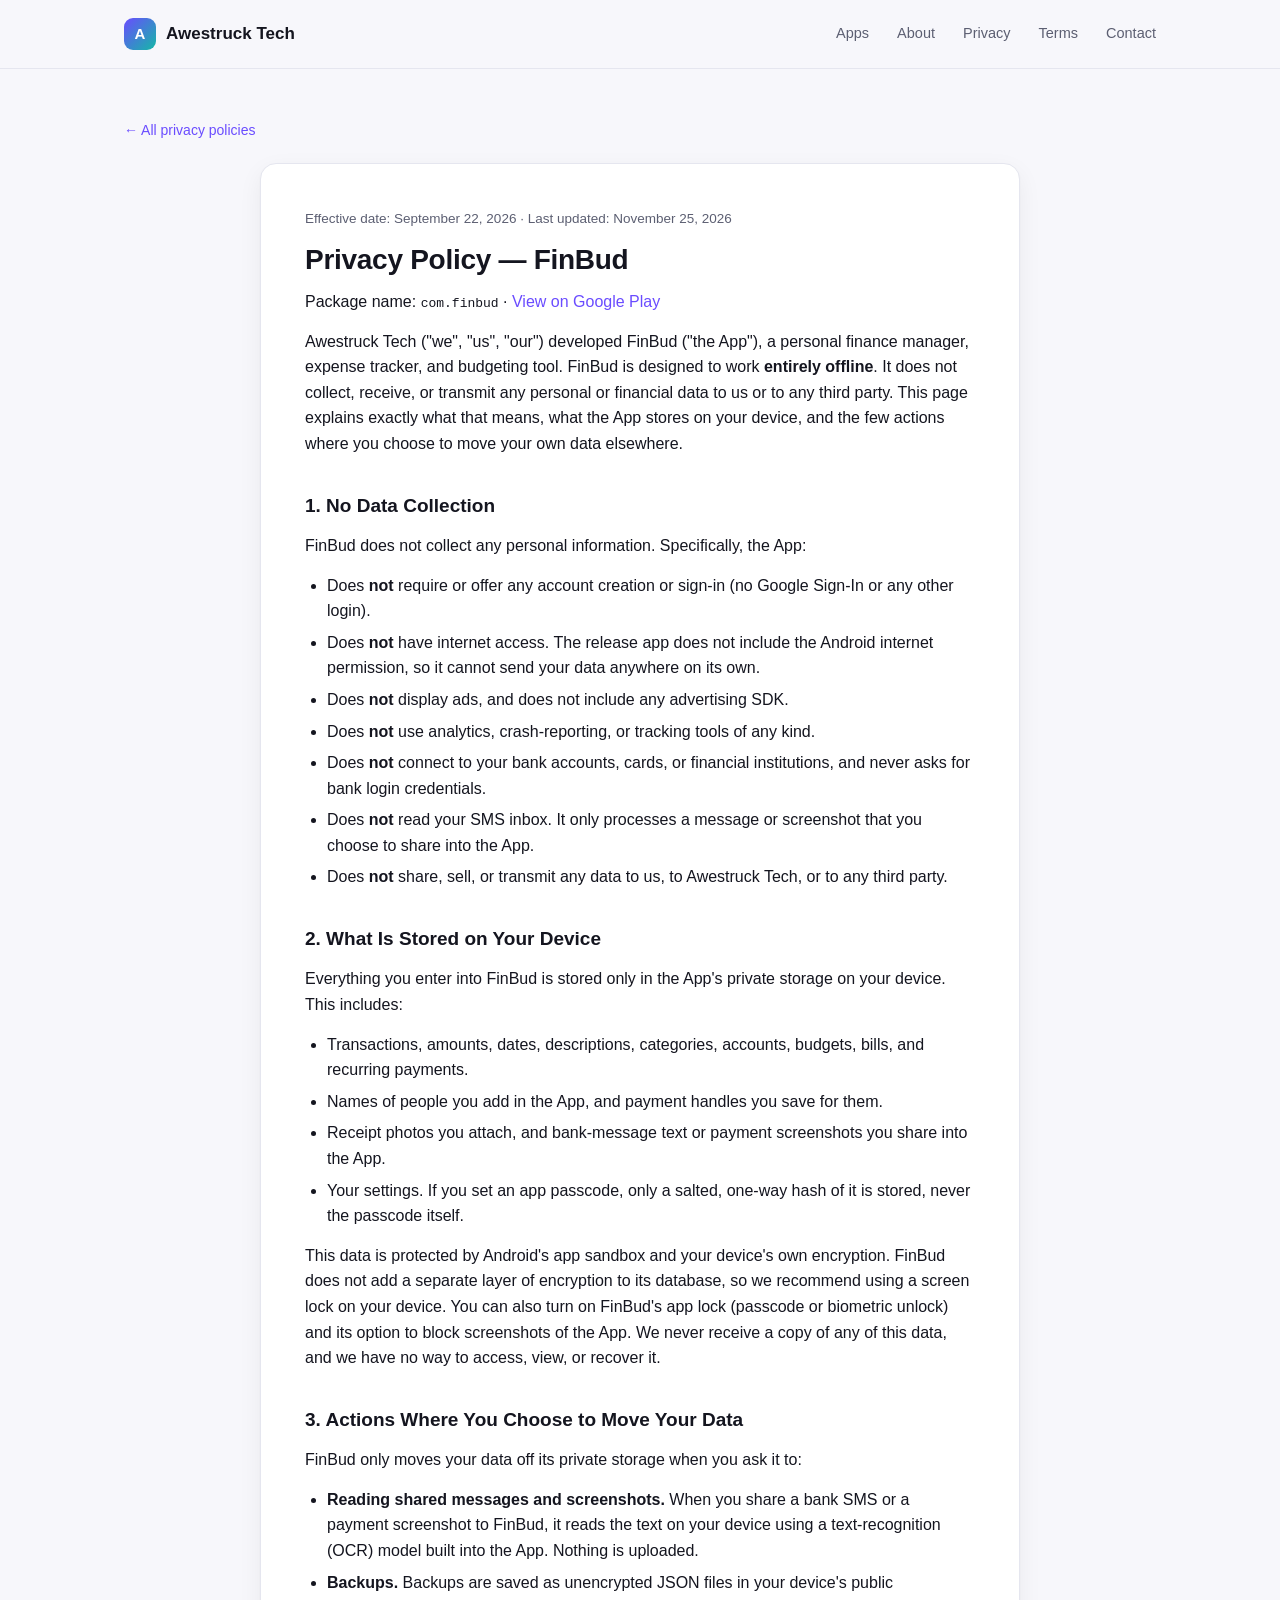
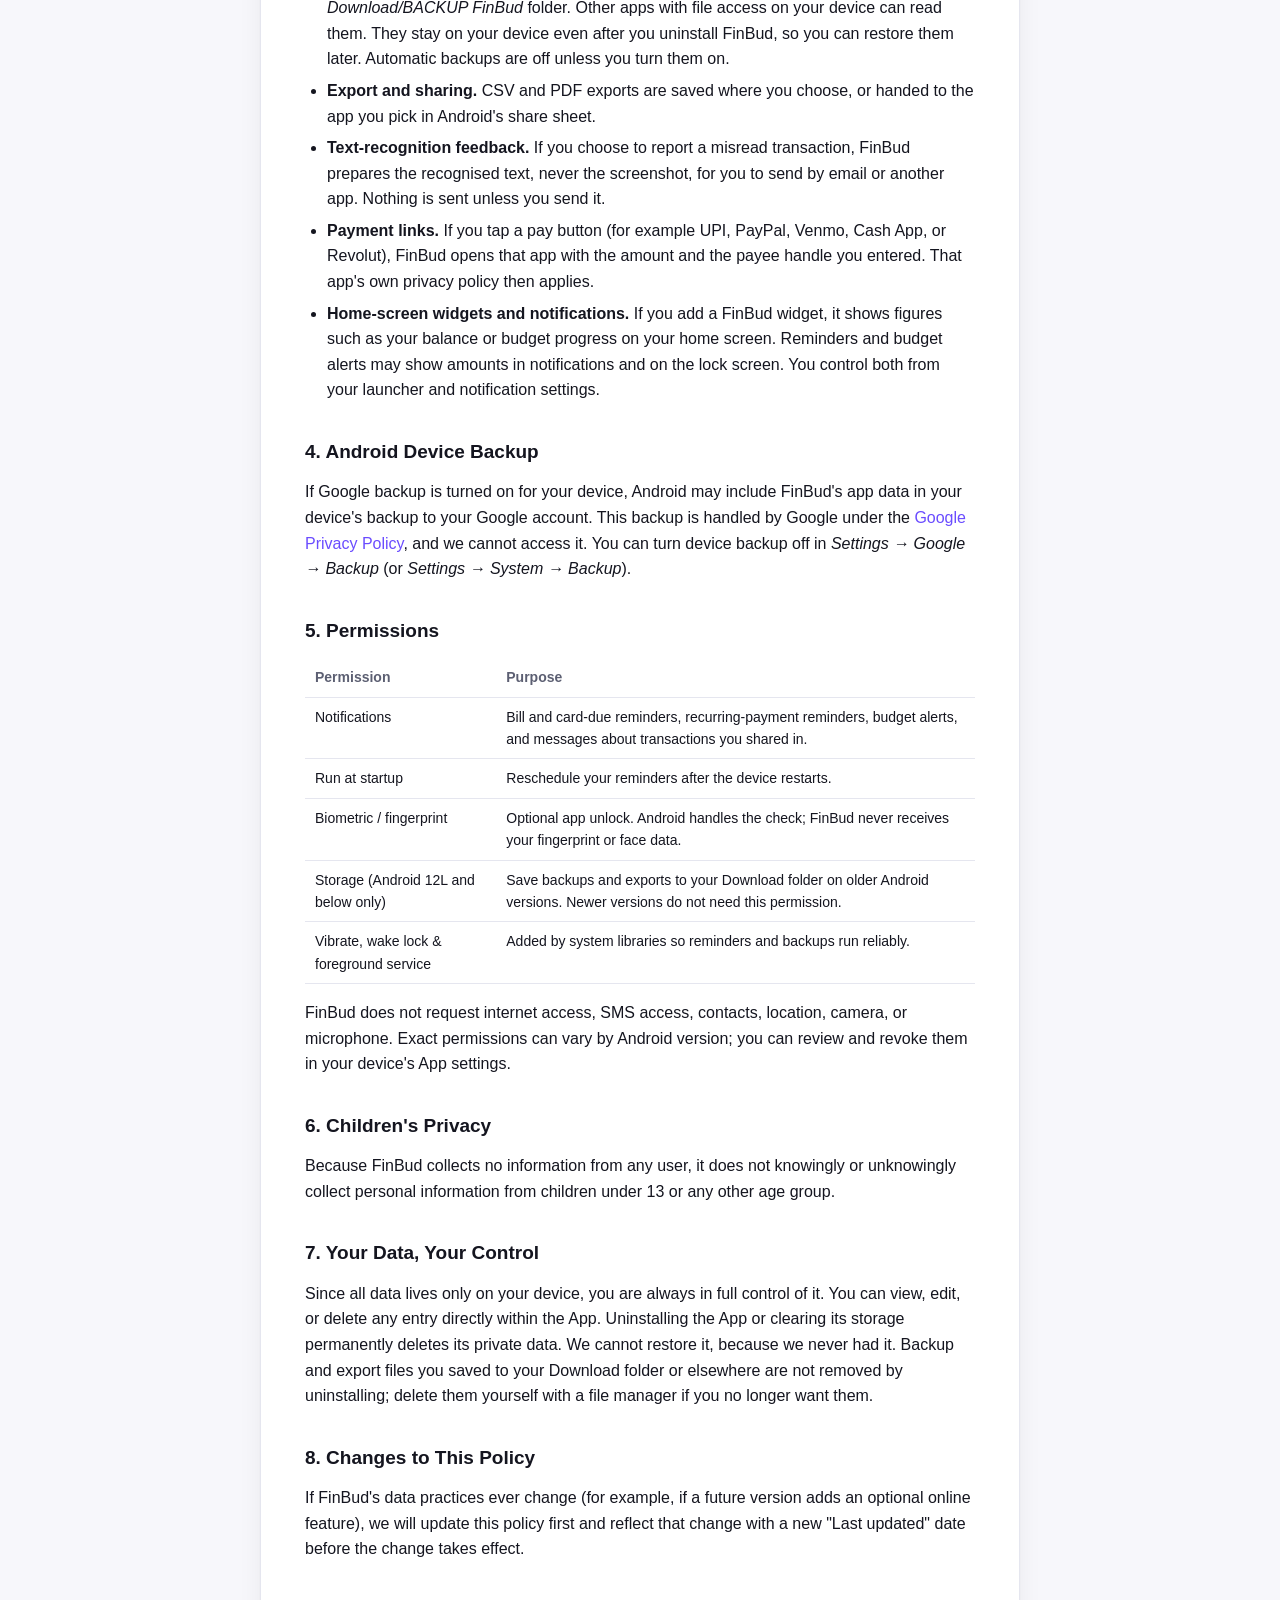
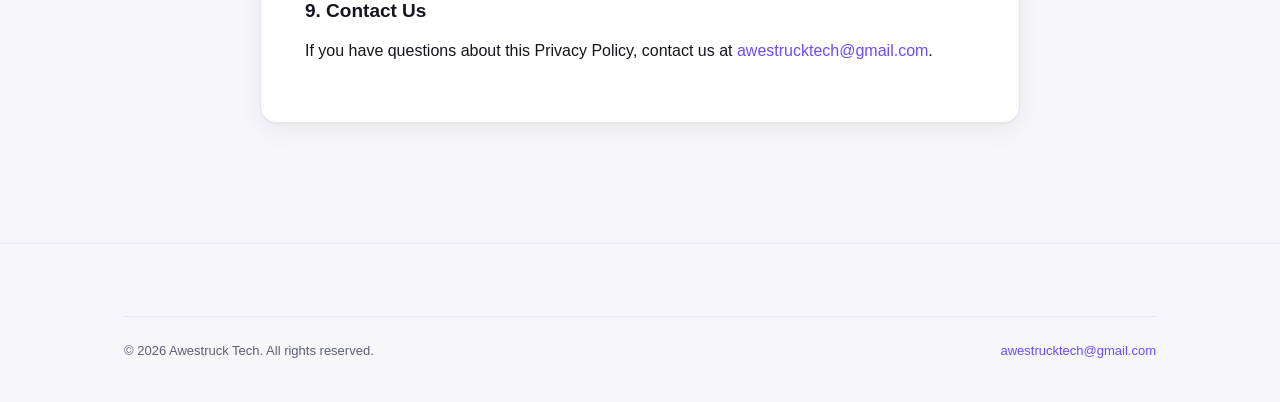
<file: privacy/finbud.html>
<!DOCTYPE html>
<html lang="en">
<head>
<meta charset="UTF-8">
<meta name="viewport" content="width=device-width, initial-scale=1.0">
<title>Privacy Policy — FinBud</title>
<meta name="description" content="Privacy Policy for the FinBud expense tracker and budget manager Android app.">
<link rel="canonical" href="https://awestrucktech.github.io/privacy/finbud.html">
<link rel="icon" type="image/svg+xml" href="/assets/img/favicon.svg">
<link rel="stylesheet" href="/assets/css/style.css">
</head>
<body>

<header class="site-header">
  <div class="wrap">
    <a href="/" class="brand">
      <span class="brand-mark">A</span>
      Awestruck Tech
    </a>
    <button class="nav-toggle" aria-label="Toggle menu">☰</button>
    <nav class="site-nav">
      <a href="/#apps">Apps</a>
      <a href="/#about">About</a>
      <a href="/privacy/">Privacy</a>
      <a href="/terms/">Terms</a>
      <a href="/#contact">Contact</a>
    </nav>
  </div>
</header>

<main>
  <section class="prose-wrap">
    <div class="wrap">
      <a href="/privacy/" class="back-link">← All privacy policies</a>
      <article class="prose">
        <p class="meta">Effective date: September 22, 2026 · Last updated: November 25, 2026</p>
        <h1>Privacy Policy — FinBud</h1>
        <p>Package name: <code>com.finbud</code> ·
          <a href="https://play.google.com/store/apps/details?id=com.finbud" target="_blank" rel="noopener">View on Google Play</a>
        </p>

        <p>Awestruck Tech ("we", "us", "our") developed FinBud ("the App"), a personal finance manager, expense tracker, and budgeting tool. FinBud is designed to work <strong>entirely offline</strong>. It does not collect, receive, or transmit any personal or financial data to us or to any third party. This page explains exactly what that means, what the App stores on your device, and the few actions where you choose to move your own data elsewhere.</p>

        <h2>1. No Data Collection</h2>
        <p>FinBud does not collect any personal information. Specifically, the App:</p>
        <ul>
          <li>Does <strong>not</strong> require or offer any account creation or sign-in (no Google Sign-In or any other login).</li>
          <li>Does <strong>not</strong> have internet access. The release app does not include the Android internet permission, so it cannot send your data anywhere on its own.</li>
          <li>Does <strong>not</strong> display ads, and does not include any advertising SDK.</li>
          <li>Does <strong>not</strong> use analytics, crash-reporting, or tracking tools of any kind.</li>
          <li>Does <strong>not</strong> connect to your bank accounts, cards, or financial institutions, and never asks for bank login credentials.</li>
          <li>Does <strong>not</strong> read your SMS inbox. It only processes a message or screenshot that you choose to share into the App.</li>
          <li>Does <strong>not</strong> share, sell, or transmit any data to us, to Awestruck Tech, or to any third party.</li>
        </ul>

        <h2>2. What Is Stored on Your Device</h2>
        <p>Everything you enter into FinBud is stored only in the App's private storage on your device. This includes:</p>
        <ul>
          <li>Transactions, amounts, dates, descriptions, categories, accounts, budgets, bills, and recurring payments.</li>
          <li>Names of people you add in the App, and payment handles you save for them.</li>
          <li>Receipt photos you attach, and bank-message text or payment screenshots you share into the App.</li>
          <li>Your settings. If you set an app passcode, only a salted, one-way hash of it is stored, never the passcode itself.</li>
        </ul>
        <p>This data is protected by Android's app sandbox and your device's own encryption. FinBud does not add a separate layer of encryption to its database, so we recommend using a screen lock on your device. You can also turn on FinBud's app lock (passcode or biometric unlock) and its option to block screenshots of the App. We never receive a copy of any of this data, and we have no way to access, view, or recover it.</p>

        <h2>3. Actions Where You Choose to Move Your Data</h2>
        <p>FinBud only moves your data off its private storage when you ask it to:</p>
        <ul>
          <li><strong>Reading shared messages and screenshots.</strong> When you share a bank SMS or a payment screenshot to FinBud, it reads the text on your device using a text-recognition (OCR) model built into the App. Nothing is uploaded.</li>
          <li><strong>Backups.</strong> Backups are saved as unencrypted JSON files in your device's public <em>Download/BACKUP FinBud</em> folder. Other apps with file access on your device can read them. They stay on your device even after you uninstall FinBud, so you can restore them later. Automatic backups are off unless you turn them on.</li>
          <li><strong>Export and sharing.</strong> CSV and PDF exports are saved where you choose, or handed to the app you pick in Android's share sheet.</li>
          <li><strong>Text-recognition feedback.</strong> If you choose to report a misread transaction, FinBud prepares the recognised text, never the screenshot, for you to send by email or another app. Nothing is sent unless you send it.</li>
          <li><strong>Payment links.</strong> If you tap a pay button (for example UPI, PayPal, Venmo, Cash App, or Revolut), FinBud opens that app with the amount and the payee handle you entered. That app's own privacy policy then applies.</li>
          <li><strong>Home-screen widgets and notifications.</strong> If you add a FinBud widget, it shows figures such as your balance or budget progress on your home screen. Reminders and budget alerts may show amounts in notifications and on the lock screen. You control both from your launcher and notification settings.</li>
        </ul>

        <h2>4. Android Device Backup</h2>
        <p>If Google backup is turned on for your device, Android may include FinBud's app data in your device's backup to your Google account. This backup is handled by Google under the <a href="https://policies.google.com/privacy" target="_blank" rel="noopener">Google Privacy Policy</a>, and we cannot access it. You can turn device backup off in <em>Settings → Google → Backup</em> (or <em>Settings → System → Backup</em>).</p>

        <h2>5. Permissions</h2>
        <table>
          <tr><th>Permission</th><th>Purpose</th></tr>
          <tr><td>Notifications</td><td>Bill and card-due reminders, recurring-payment reminders, budget alerts, and messages about transactions you shared in.</td></tr>
          <tr><td>Run at startup</td><td>Reschedule your reminders after the device restarts.</td></tr>
          <tr><td>Biometric / fingerprint</td><td>Optional app unlock. Android handles the check; FinBud never receives your fingerprint or face data.</td></tr>
          <tr><td>Storage (Android 12L and below only)</td><td>Save backups and exports to your Download folder on older Android versions. Newer versions do not need this permission.</td></tr>
          <tr><td>Vibrate, wake lock &amp; foreground service</td><td>Added by system libraries so reminders and backups run reliably.</td></tr>
        </table>
        <p>FinBud does not request internet access, SMS access, contacts, location, camera, or microphone. Exact permissions can vary by Android version; you can review and revoke them in your device's App settings.</p>

        <h2>6. Children's Privacy</h2>
        <p>Because FinBud collects no information from any user, it does not knowingly or unknowingly collect personal information from children under 13 or any other age group.</p>

        <h2>7. Your Data, Your Control</h2>
        <p>Since all data lives only on your device, you are always in full control of it. You can view, edit, or delete any entry directly within the App. Uninstalling the App or clearing its storage permanently deletes its private data. We cannot restore it, because we never had it. Backup and export files you saved to your Download folder or elsewhere are not removed by uninstalling; delete them yourself with a file manager if you no longer want them.</p>

        <h2>8. Changes to This Policy</h2>
        <p>If FinBud's data practices ever change (for example, if a future version adds an optional online feature), we will update this policy first and reflect that change with a new "Last updated" date before the change takes effect.</p>

        <h2>9. Contact Us</h2>
        <p>If you have questions about this Privacy Policy, contact us at <a href="mailto:awestrucktech@gmail.com">awestrucktech@gmail.com</a>.</p>
      </article>
    </div>
  </section>
</main>

<footer class="site-footer">
  <div class="wrap">
    <div class="footer-bottom">
      <span>© <span data-year>2026</span> Awestruck Tech. All rights reserved.</span>
      <a href="mailto:awestrucktech@gmail.com">awestrucktech@gmail.com</a>
    </div>
  </div>
</footer>

<script src="/assets/js/main.js"></script>
</body>
</html>
</file>
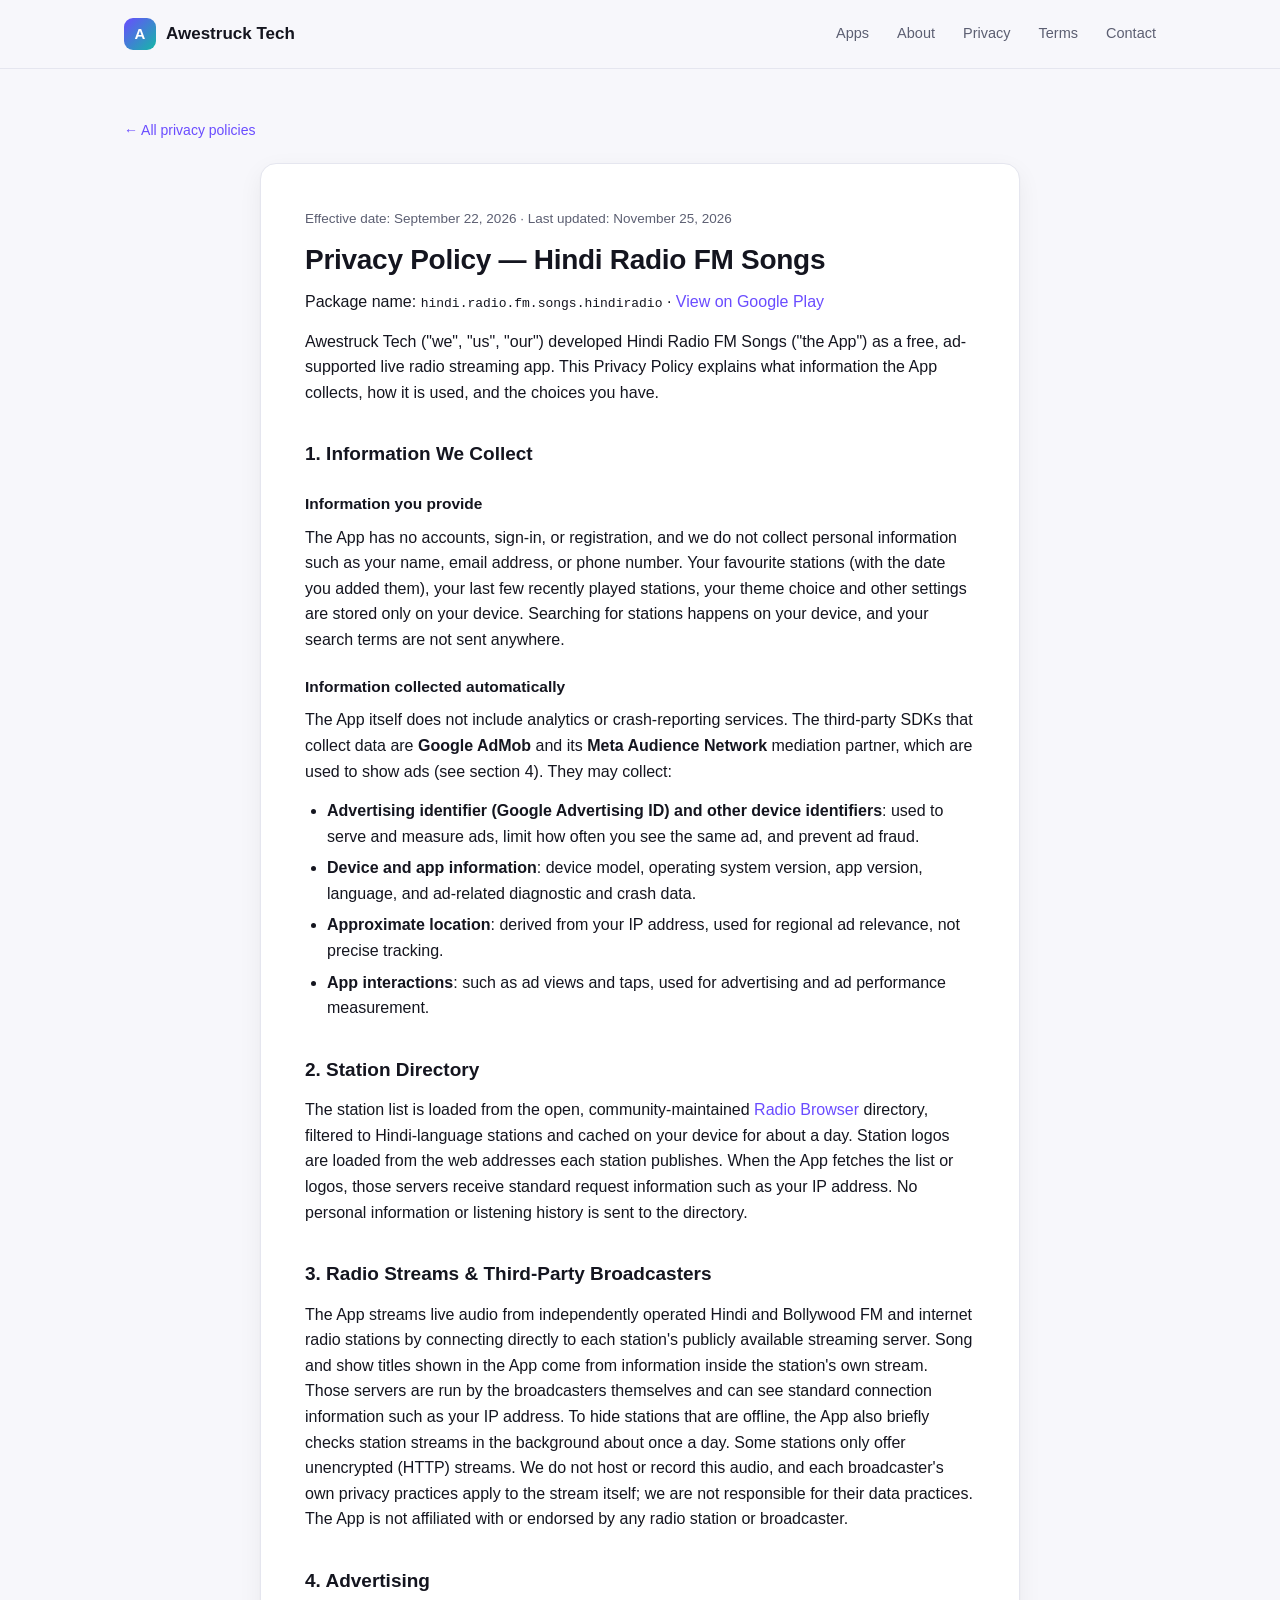
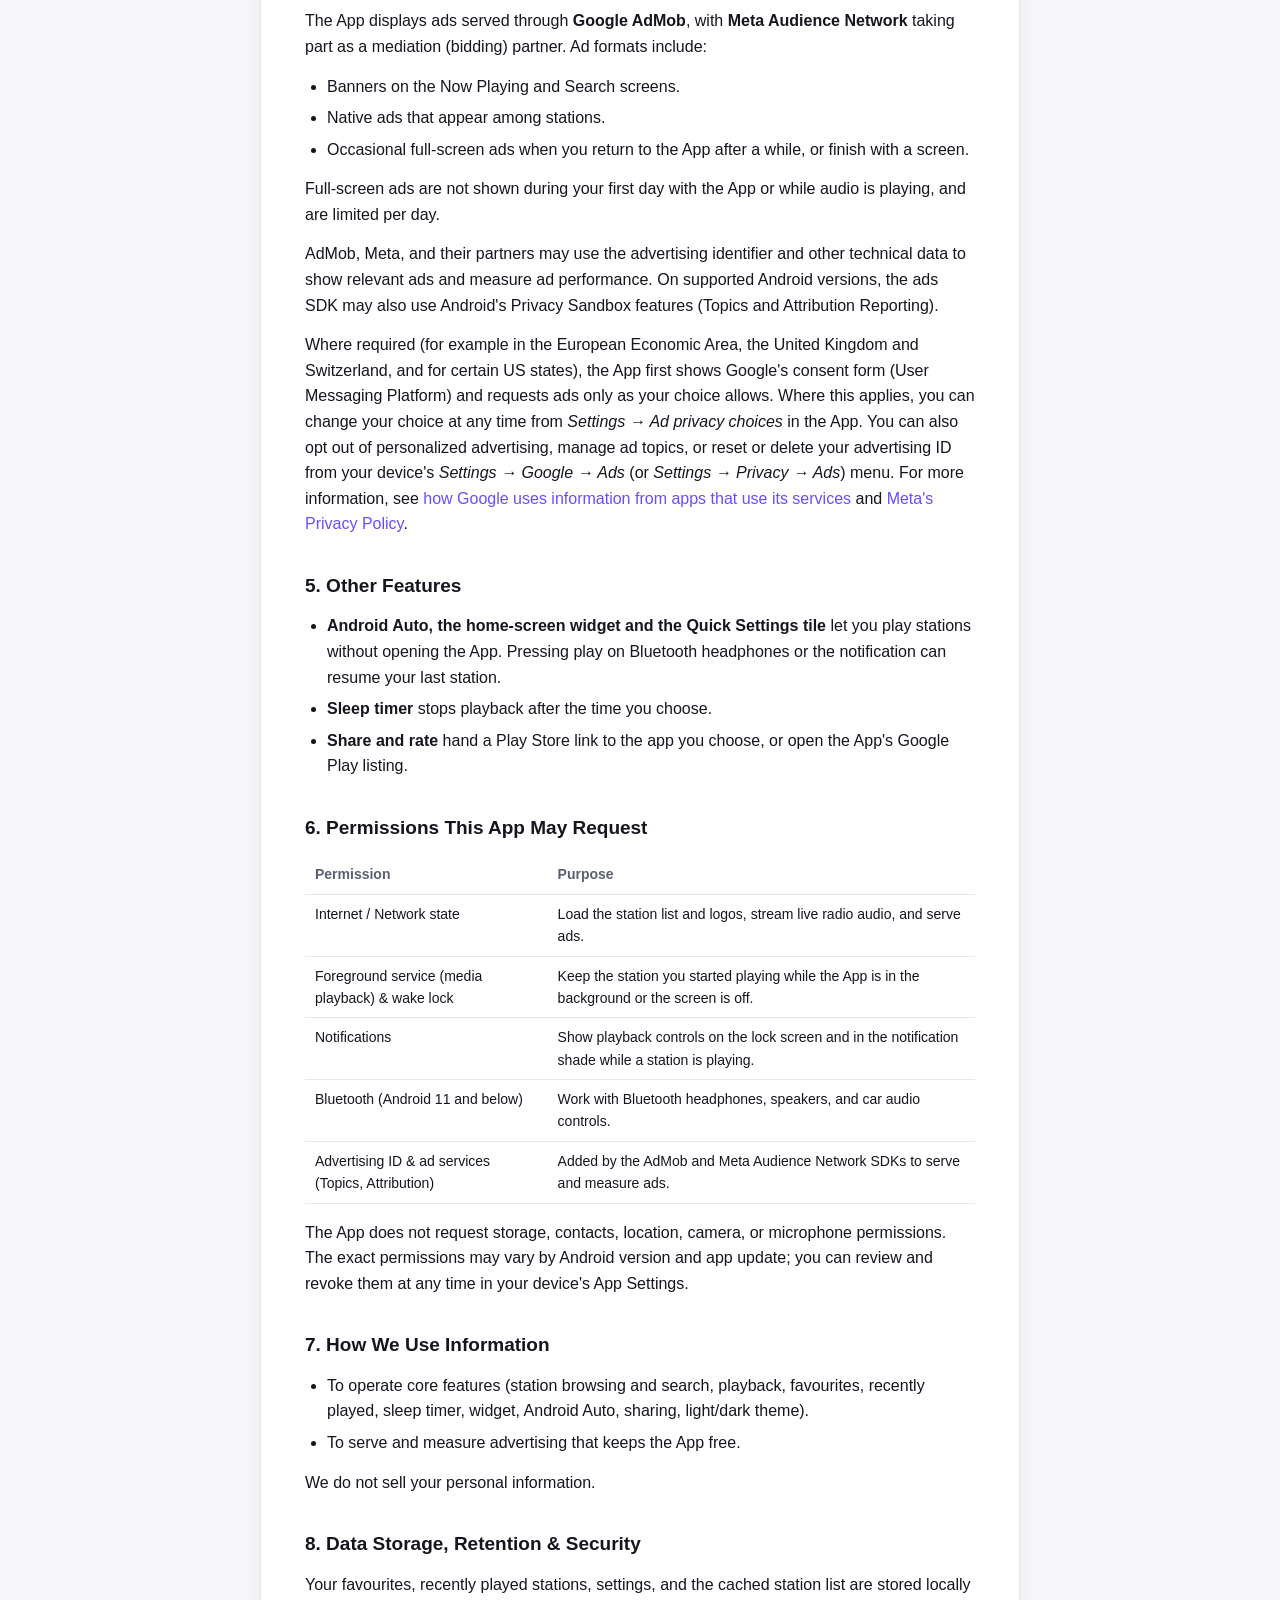
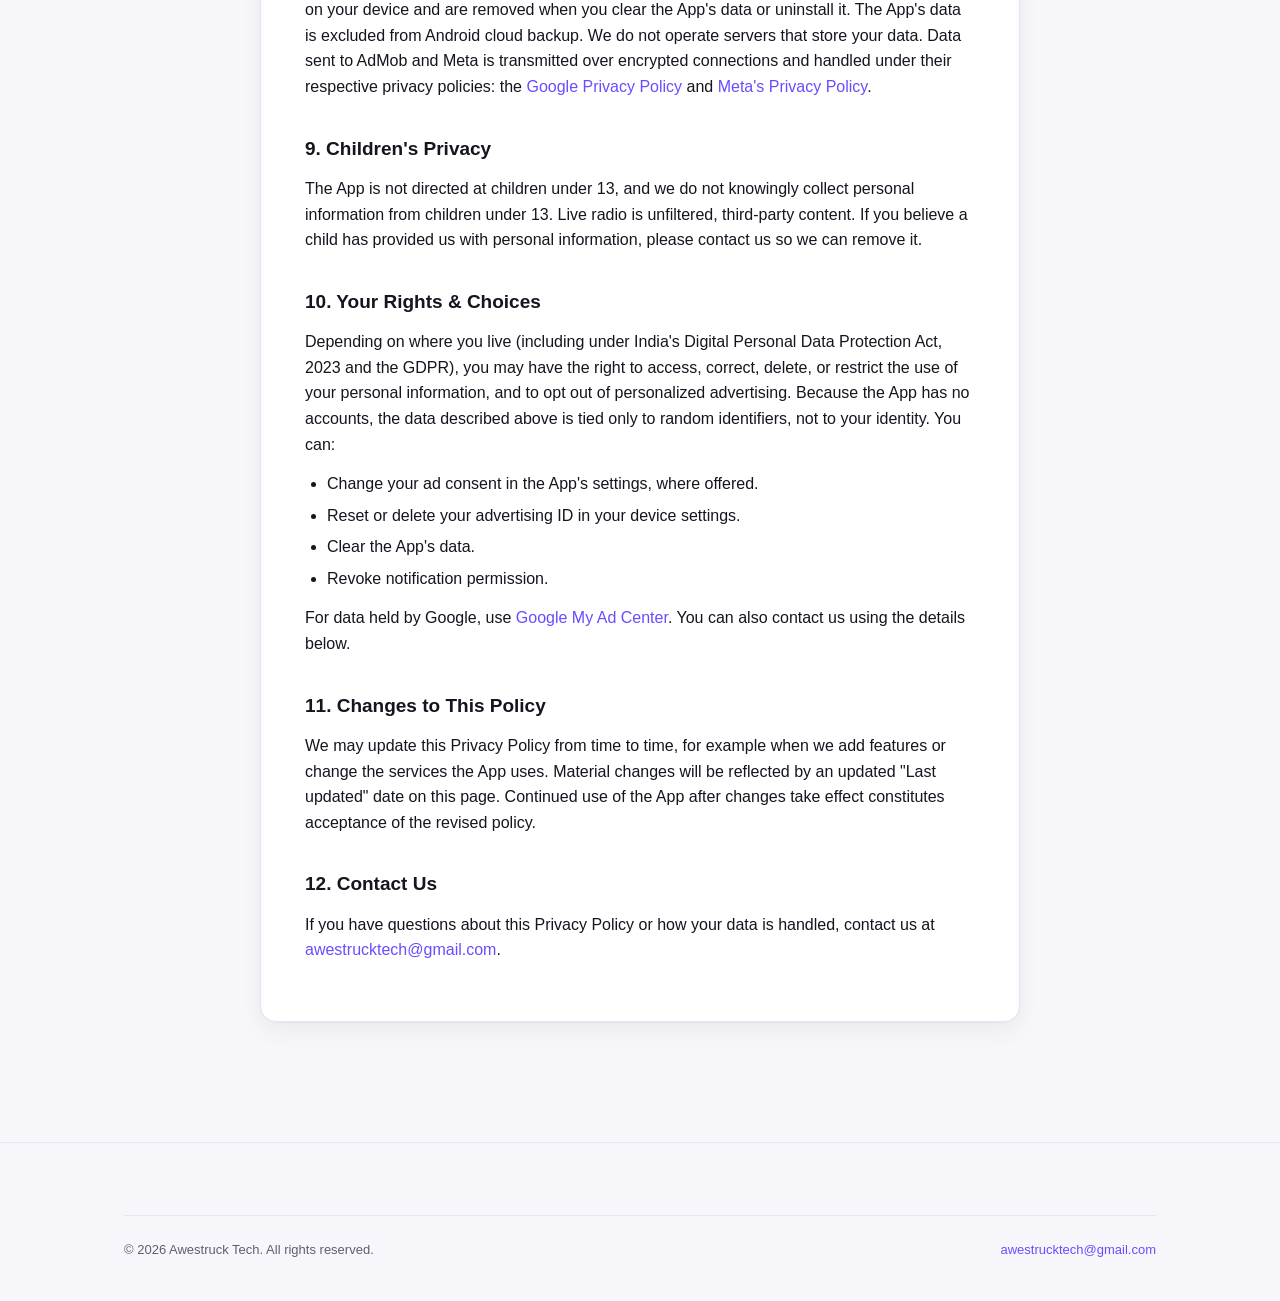
<file: privacy/hindi-radio.html>
<!DOCTYPE html>
<html lang="en">
<head>
<meta charset="UTF-8">
<meta name="viewport" content="width=device-width, initial-scale=1.0">
<title>Privacy Policy — Hindi Radio FM Songs</title>
<meta name="description" content="Privacy Policy for the Hindi Radio FM Songs Android app.">
<link rel="canonical" href="https://awestrucktech.github.io/privacy/hindi-radio.html">
<link rel="icon" type="image/svg+xml" href="/assets/img/favicon.svg">
<link rel="stylesheet" href="/assets/css/style.css">
</head>
<body>

<header class="site-header">
  <div class="wrap">
    <a href="/" class="brand">
      <span class="brand-mark">A</span>
      Awestruck Tech
    </a>
    <button class="nav-toggle" aria-label="Toggle menu">☰</button>
    <nav class="site-nav">
      <a href="/#apps">Apps</a>
      <a href="/#about">About</a>
      <a href="/privacy/">Privacy</a>
      <a href="/terms/">Terms</a>
      <a href="/#contact">Contact</a>
    </nav>
  </div>
</header>

<main>
  <section class="prose-wrap">
    <div class="wrap">
      <a href="/privacy/" class="back-link">← All privacy policies</a>
      <article class="prose">
        <p class="meta">Effective date: September 22, 2026 · Last updated: November 25, 2026</p>
        <h1>Privacy Policy — Hindi Radio FM Songs</h1>
        <p>Package name: <code>hindi.radio.fm.songs.hindiradio</code> ·
          <a href="https://play.google.com/store/apps/details?id=hindi.radio.fm.songs.hindiradio" target="_blank" rel="noopener">View on Google Play</a>
        </p>

        <p>Awestruck Tech ("we", "us", "our") developed Hindi Radio FM Songs ("the App") as a free, ad-supported live radio streaming app. This Privacy Policy explains what information the App collects, how it is used, and the choices you have.</p>

        <h2>1. Information We Collect</h2>
        <h3>Information you provide</h3>
        <p>The App has no accounts, sign-in, or registration, and we do not collect personal information such as your name, email address, or phone number. Your favourite stations (with the date you added them), your last few recently played stations, your theme choice and other settings are stored only on your device. Searching for stations happens on your device, and your search terms are not sent anywhere.</p>
        <h3>Information collected automatically</h3>
        <p>The App itself does not include analytics or crash-reporting services. The third-party SDKs that collect data are <strong>Google AdMob</strong> and its <strong>Meta Audience Network</strong> mediation partner, which are used to show ads (see section 4). They may collect:</p>
        <ul>
          <li><strong>Advertising identifier (Google Advertising ID) and other device identifiers</strong>: used to serve and measure ads, limit how often you see the same ad, and prevent ad fraud.</li>
          <li><strong>Device and app information</strong>: device model, operating system version, app version, language, and ad-related diagnostic and crash data.</li>
          <li><strong>Approximate location</strong>: derived from your IP address, used for regional ad relevance, not precise tracking.</li>
          <li><strong>App interactions</strong>: such as ad views and taps, used for advertising and ad performance measurement.</li>
        </ul>

        <h2>2. Station Directory</h2>
        <p>The station list is loaded from the open, community-maintained <a href="https://www.radio-browser.info/" target="_blank" rel="noopener">Radio Browser</a> directory, filtered to Hindi-language stations and cached on your device for about a day. Station logos are loaded from the web addresses each station publishes. When the App fetches the list or logos, those servers receive standard request information such as your IP address. No personal information or listening history is sent to the directory.</p>

        <h2>3. Radio Streams &amp; Third-Party Broadcasters</h2>
        <p>The App streams live audio from independently operated Hindi and Bollywood FM and internet radio stations by connecting directly to each station's publicly available streaming server. Song and show titles shown in the App come from information inside the station's own stream. Those servers are run by the broadcasters themselves and can see standard connection information such as your IP address. To hide stations that are offline, the App also briefly checks station streams in the background about once a day. Some stations only offer unencrypted (HTTP) streams. We do not host or record this audio, and each broadcaster's own privacy practices apply to the stream itself; we are not responsible for their data practices. The App is not affiliated with or endorsed by any radio station or broadcaster.</p>

        <h2>4. Advertising</h2>
        <p>The App displays ads served through <strong>Google AdMob</strong>, with <strong>Meta Audience Network</strong> taking part as a mediation (bidding) partner. Ad formats include:</p>
        <ul>
          <li>Banners on the Now Playing and Search screens.</li>
          <li>Native ads that appear among stations.</li>
          <li>Occasional full-screen ads when you return to the App after a while, or finish with a screen.</li>
        </ul>
        <p>Full-screen ads are not shown during your first day with the App or while audio is playing, and are limited per day.</p>
        <p>AdMob, Meta, and their partners may use the advertising identifier and other technical data to show relevant ads and measure ad performance. On supported Android versions, the ads SDK may also use Android's Privacy Sandbox features (Topics and Attribution Reporting).</p>
        <p>Where required (for example in the European Economic Area, the United Kingdom and Switzerland, and for certain US states), the App first shows Google's consent form (User Messaging Platform) and requests ads only as your choice allows. Where this applies, you can change your choice at any time from <em>Settings → Ad privacy choices</em> in the App. You can also opt out of personalized advertising, manage ad topics, or reset or delete your advertising ID from your device's <em>Settings → Google → Ads</em> (or <em>Settings → Privacy → Ads</em>) menu. For more information, see <a href="https://policies.google.com/technologies/ads" target="_blank" rel="noopener">how Google uses information from apps that use its services</a> and <a href="https://www.facebook.com/privacy/policy/" target="_blank" rel="noopener">Meta's Privacy Policy</a>.</p>

        <h2>5. Other Features</h2>
        <ul>
          <li><strong>Android Auto, the home-screen widget and the Quick Settings tile</strong> let you play stations without opening the App. Pressing play on Bluetooth headphones or the notification can resume your last station.</li>
          <li><strong>Sleep timer</strong> stops playback after the time you choose.</li>
          <li><strong>Share and rate</strong> hand a Play Store link to the app you choose, or open the App's Google Play listing.</li>
        </ul>

        <h2>6. Permissions This App May Request</h2>
        <table>
          <tr><th>Permission</th><th>Purpose</th></tr>
          <tr><td>Internet / Network state</td><td>Load the station list and logos, stream live radio audio, and serve ads.</td></tr>
          <tr><td>Foreground service (media playback) &amp; wake lock</td><td>Keep the station you started playing while the App is in the background or the screen is off.</td></tr>
          <tr><td>Notifications</td><td>Show playback controls on the lock screen and in the notification shade while a station is playing.</td></tr>
          <tr><td>Bluetooth (Android 11 and below)</td><td>Work with Bluetooth headphones, speakers, and car audio controls.</td></tr>
          <tr><td>Advertising ID &amp; ad services (Topics, Attribution)</td><td>Added by the AdMob and Meta Audience Network SDKs to serve and measure ads.</td></tr>
        </table>
        <p>The App does not request storage, contacts, location, camera, or microphone permissions. The exact permissions may vary by Android version and app update; you can review and revoke them at any time in your device's App Settings.</p>

        <h2>7. How We Use Information</h2>
        <ul>
          <li>To operate core features (station browsing and search, playback, favourites, recently played, sleep timer, widget, Android Auto, sharing, light/dark theme).</li>
          <li>To serve and measure advertising that keeps the App free.</li>
        </ul>
        <p>We do not sell your personal information.</p>

        <h2>8. Data Storage, Retention &amp; Security</h2>
        <p>Your favourites, recently played stations, settings, and the cached station list are stored locally on your device and are removed when you clear the App's data or uninstall it. The App's data is excluded from Android cloud backup. We do not operate servers that store your data. Data sent to AdMob and Meta is transmitted over encrypted connections and handled under their respective privacy policies: the <a href="https://policies.google.com/privacy" target="_blank" rel="noopener">Google Privacy Policy</a> and <a href="https://www.facebook.com/privacy/policy/" target="_blank" rel="noopener">Meta's Privacy Policy</a>.</p>

        <h2>9. Children's Privacy</h2>
        <p>The App is not directed at children under 13, and we do not knowingly collect personal information from children under 13. Live radio is unfiltered, third-party content. If you believe a child has provided us with personal information, please contact us so we can remove it.</p>

        <h2>10. Your Rights &amp; Choices</h2>
        <p>Depending on where you live (including under India's Digital Personal Data Protection Act, 2023 and the GDPR), you may have the right to access, correct, delete, or restrict the use of your personal information, and to opt out of personalized advertising. Because the App has no accounts, the data described above is tied only to random identifiers, not to your identity. You can:</p>
        <ul>
          <li>Change your ad consent in the App's settings, where offered.</li>
          <li>Reset or delete your advertising ID in your device settings.</li>
          <li>Clear the App's data.</li>
          <li>Revoke notification permission.</li>
        </ul>
        <p>For data held by Google, use <a href="https://myadcenter.google.com/" target="_blank" rel="noopener">Google My Ad Center</a>. You can also contact us using the details below.</p>

        <h2>11. Changes to This Policy</h2>
        <p>We may update this Privacy Policy from time to time, for example when we add features or change the services the App uses. Material changes will be reflected by an updated "Last updated" date on this page. Continued use of the App after changes take effect constitutes acceptance of the revised policy.</p>

        <h2>12. Contact Us</h2>
        <p>If you have questions about this Privacy Policy or how your data is handled, contact us at <a href="mailto:awestrucktech@gmail.com">awestrucktech@gmail.com</a>.</p>
      </article>
    </div>
  </section>
</main>

<footer class="site-footer">
  <div class="wrap">
    <div class="footer-bottom">
      <span>© <span data-year>2026</span> Awestruck Tech. All rights reserved.</span>
      <a href="mailto:awestrucktech@gmail.com">awestrucktech@gmail.com</a>
    </div>
  </div>
</footer>

<script src="/assets/js/main.js"></script>
</body>
</html>
</file>
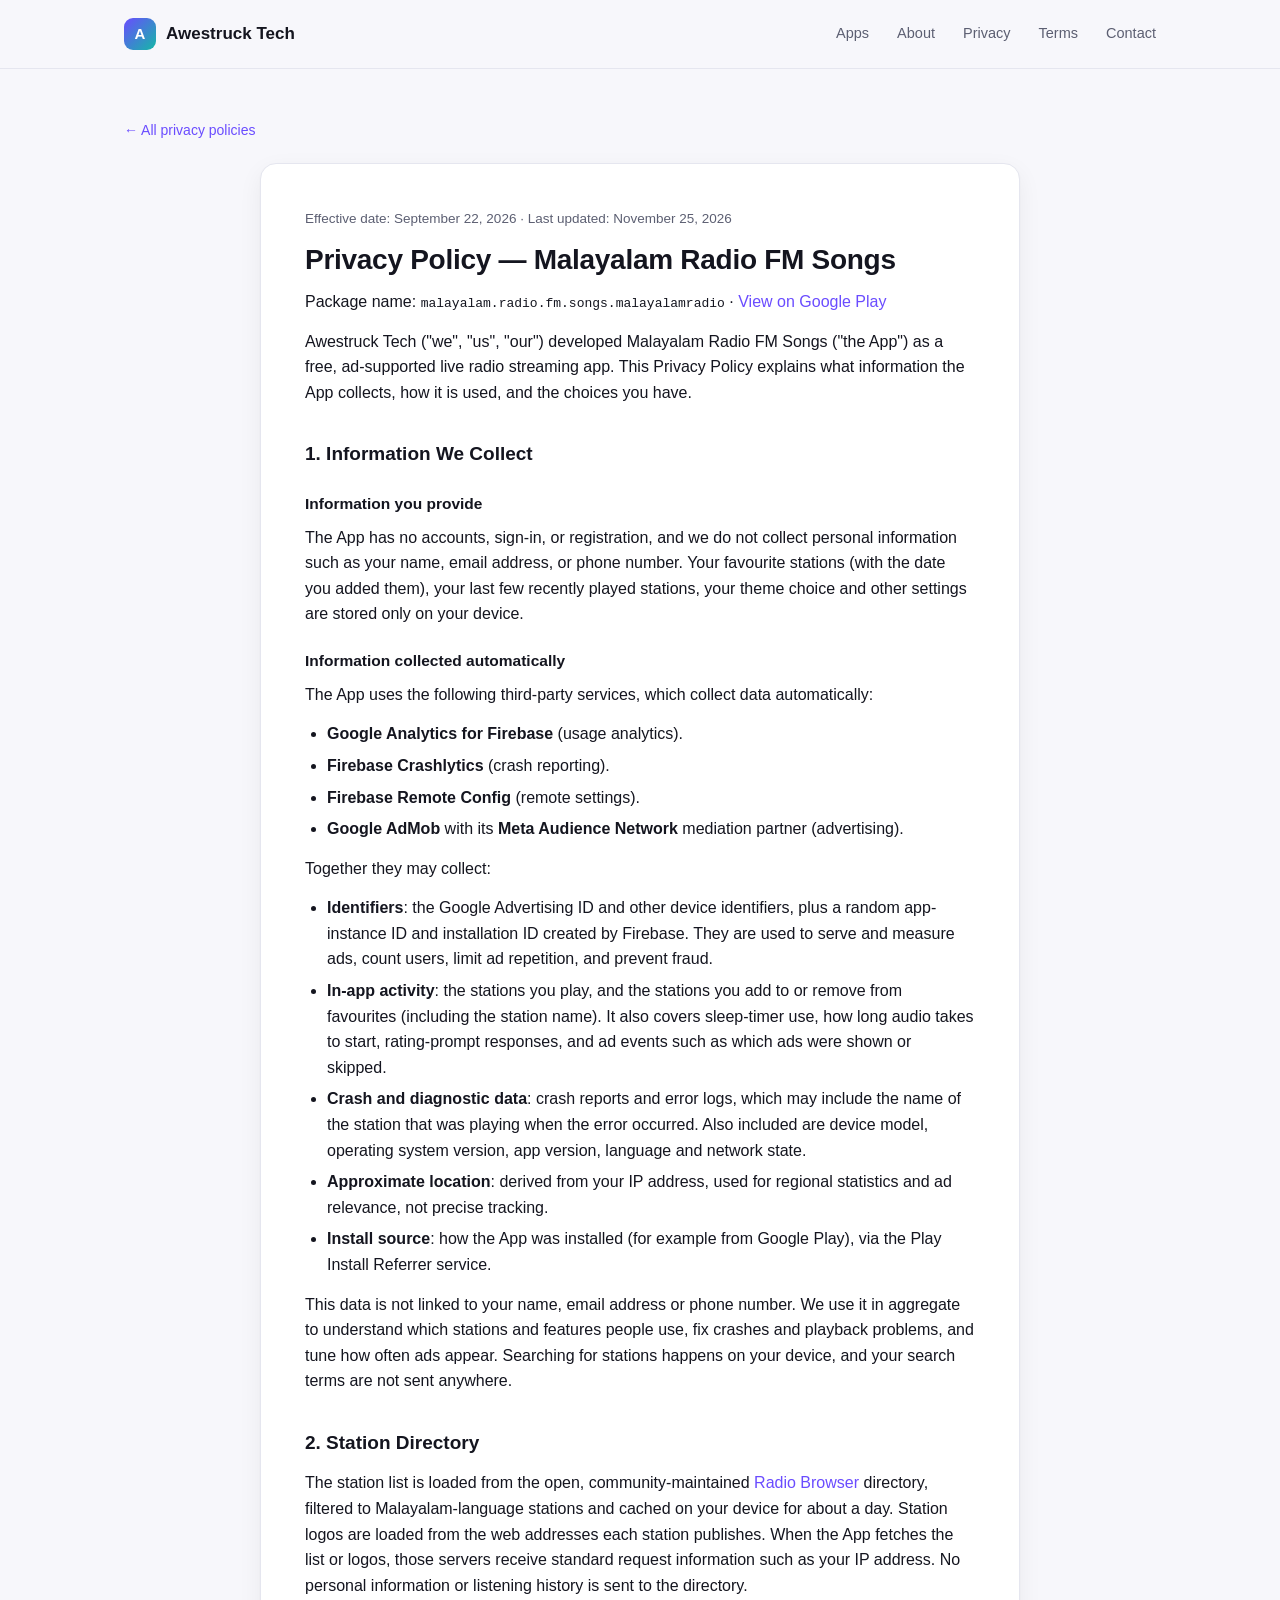
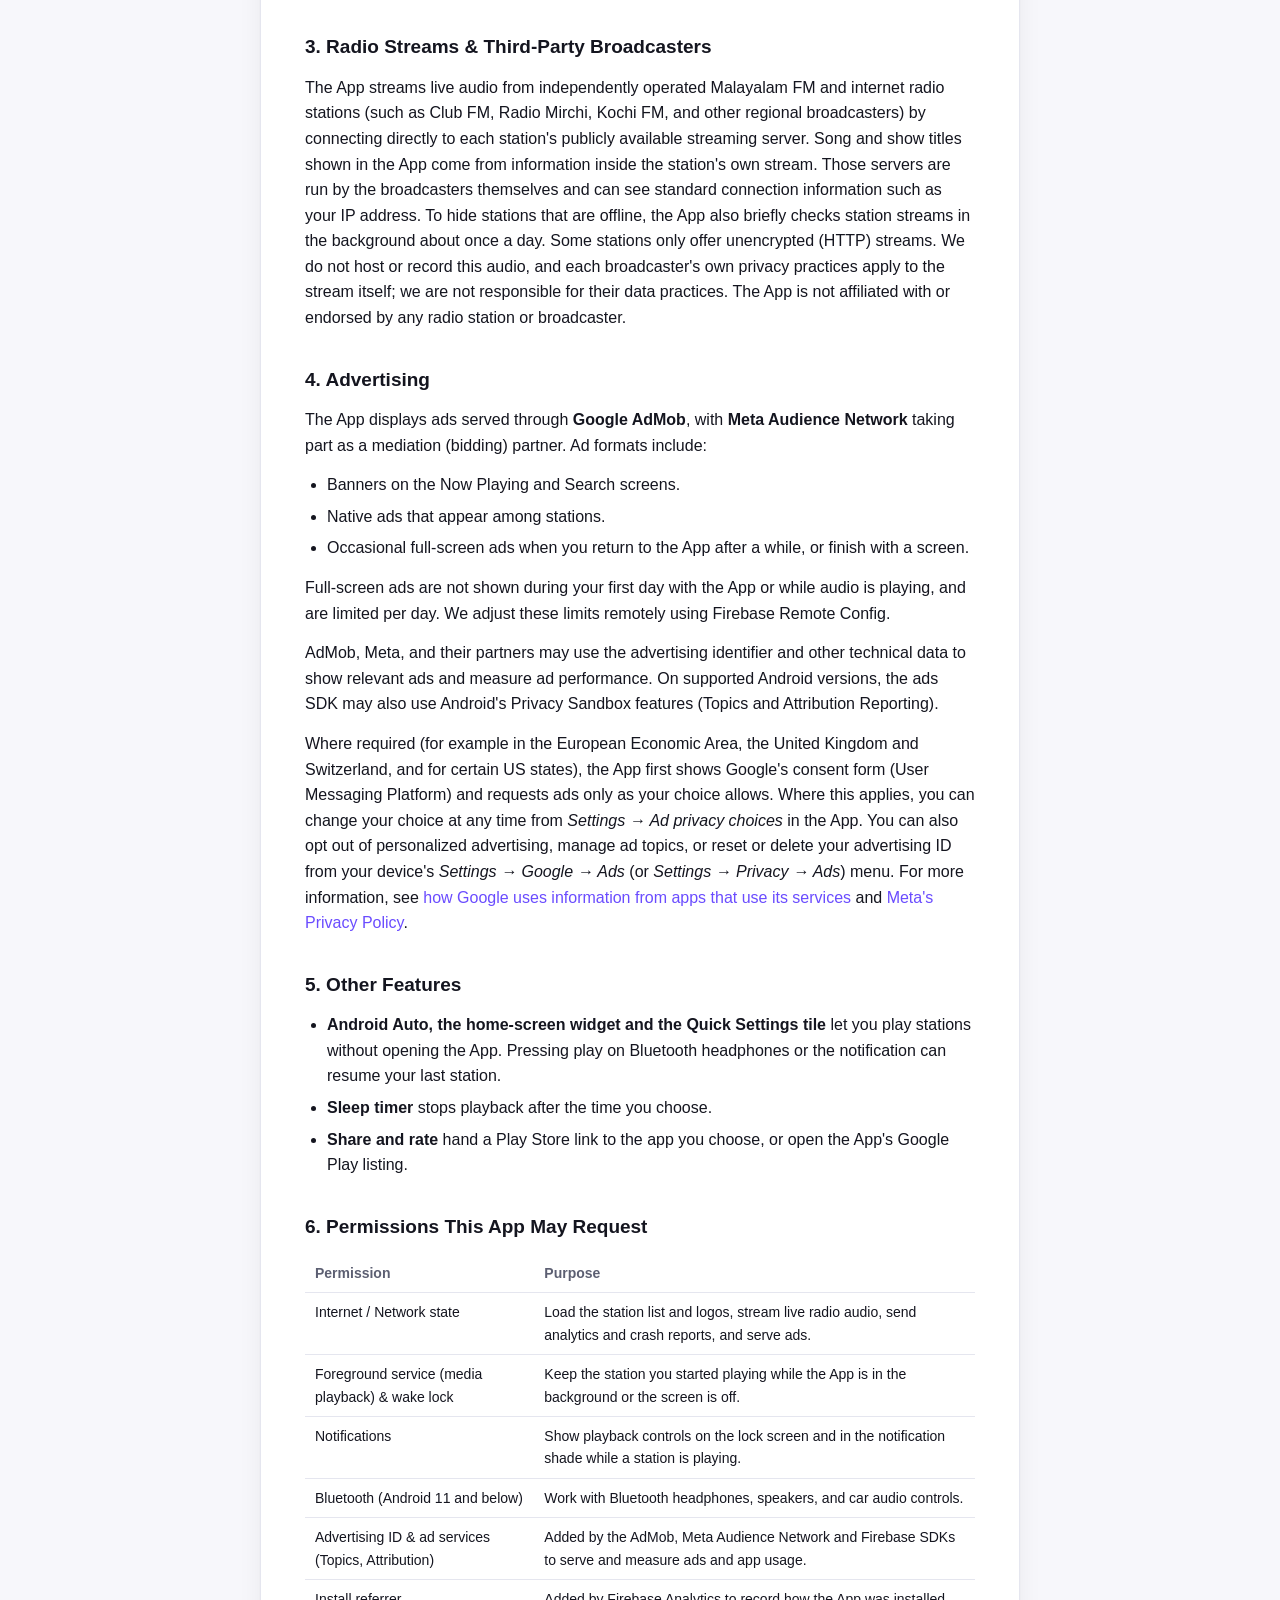
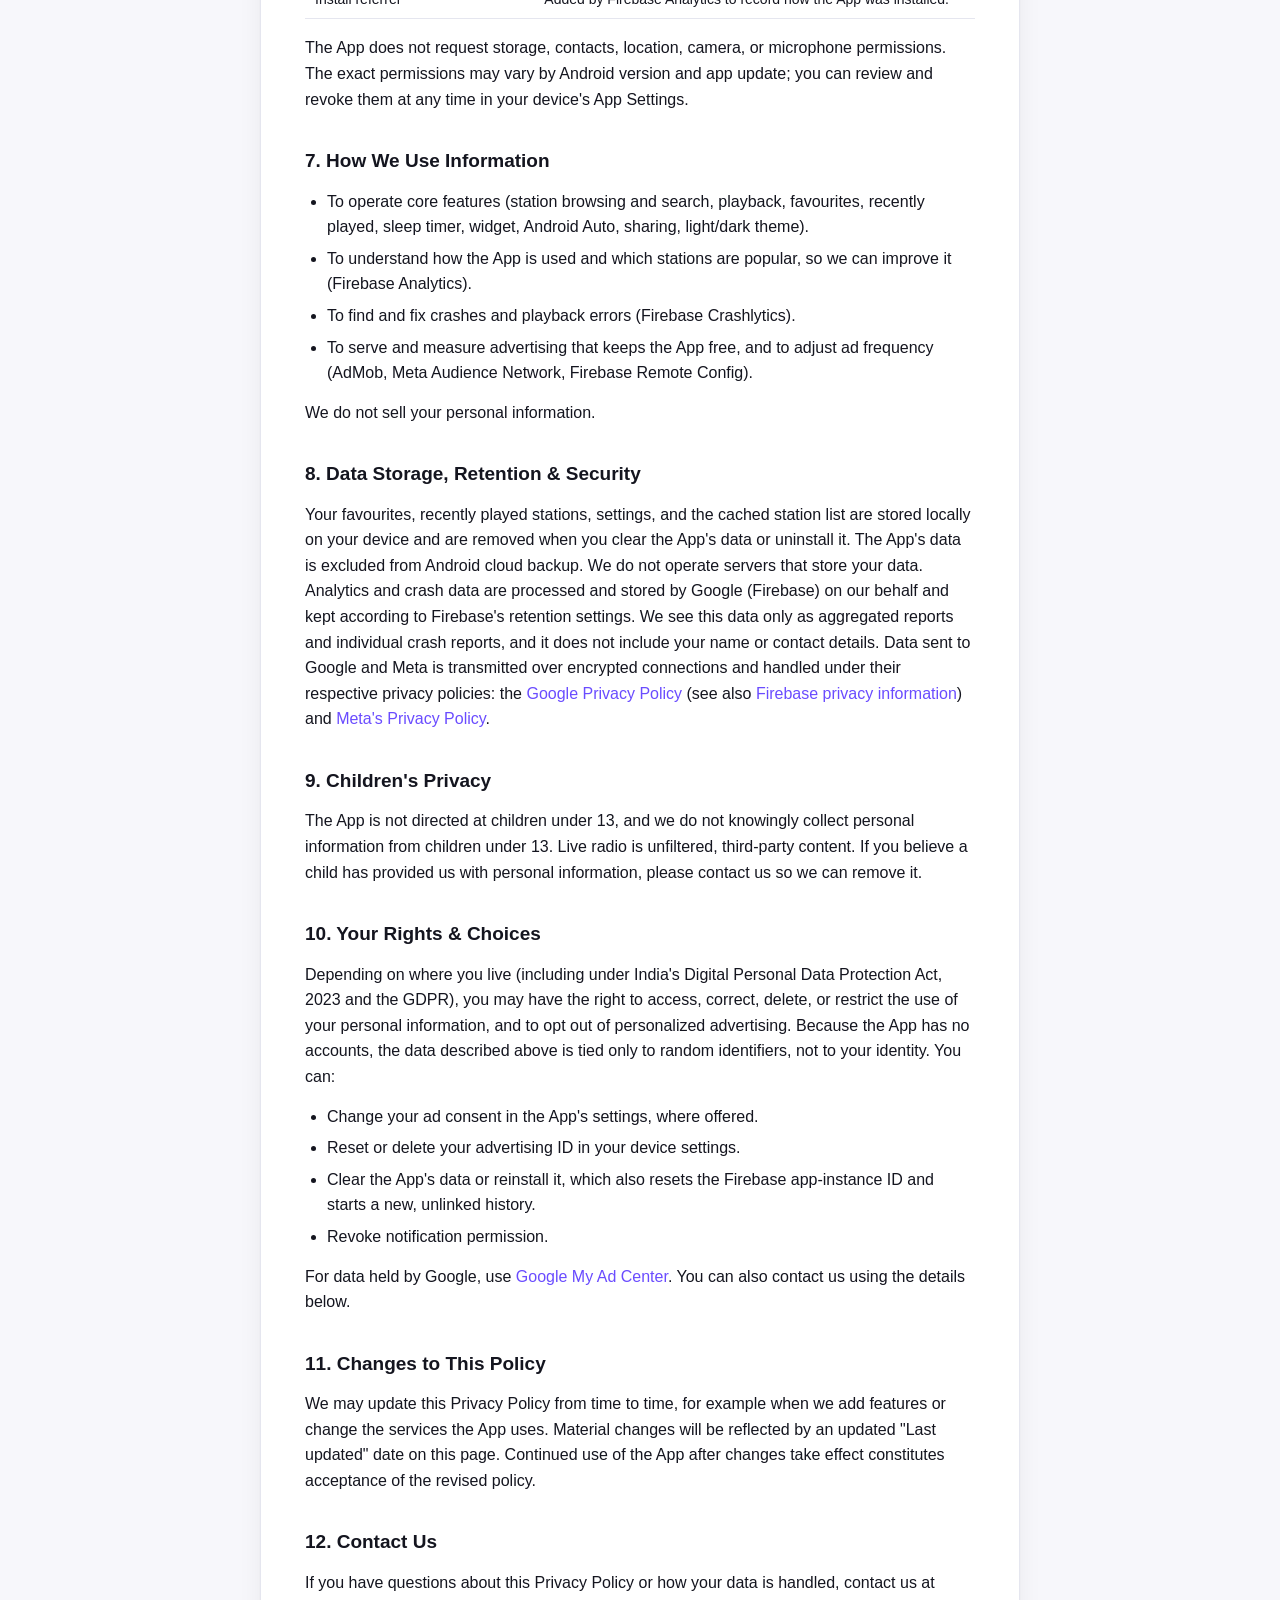
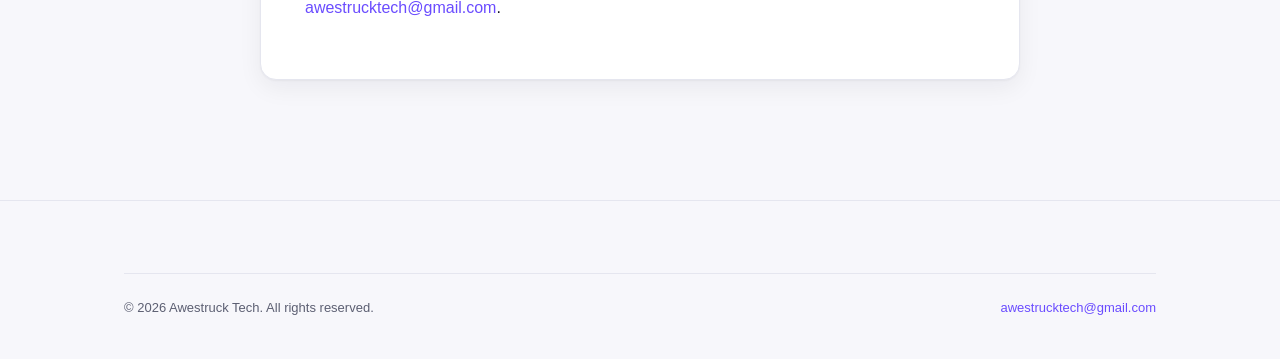
<file: privacy/malayalam-radio.html>
<!DOCTYPE html>
<html lang="en">
<head>
<meta charset="UTF-8">
<meta name="viewport" content="width=device-width, initial-scale=1.0">
<title>Privacy Policy — Malayalam Radio FM Songs</title>
<meta name="description" content="Privacy Policy for the Malayalam Radio FM Songs Android app.">
<link rel="canonical" href="https://awestrucktech.github.io/privacy/malayalam-radio.html">
<link rel="icon" type="image/svg+xml" href="/assets/img/favicon.svg">
<link rel="stylesheet" href="/assets/css/style.css">
</head>
<body>

<header class="site-header">
  <div class="wrap">
    <a href="/" class="brand">
      <span class="brand-mark">A</span>
      Awestruck Tech
    </a>
    <button class="nav-toggle" aria-label="Toggle menu">☰</button>
    <nav class="site-nav">
      <a href="/#apps">Apps</a>
      <a href="/#about">About</a>
      <a href="/privacy/">Privacy</a>
      <a href="/terms/">Terms</a>
      <a href="/#contact">Contact</a>
    </nav>
  </div>
</header>

<main>
  <section class="prose-wrap">
    <div class="wrap">
      <a href="/privacy/" class="back-link">← All privacy policies</a>
      <article class="prose">
        <p class="meta">Effective date: September 22, 2026 · Last updated: November 25, 2026</p>
        <h1>Privacy Policy — Malayalam Radio FM Songs</h1>
        <p>Package name: <code>malayalam.radio.fm.songs.malayalamradio</code> ·
          <a href="https://play.google.com/store/apps/details?id=malayalam.radio.fm.songs.malayalamradio" target="_blank" rel="noopener">View on Google Play</a>
        </p>

        <p>Awestruck Tech ("we", "us", "our") developed Malayalam Radio FM Songs ("the App") as a free, ad-supported live radio streaming app. This Privacy Policy explains what information the App collects, how it is used, and the choices you have.</p>

        <h2>1. Information We Collect</h2>
        <h3>Information you provide</h3>
        <p>The App has no accounts, sign-in, or registration, and we do not collect personal information such as your name, email address, or phone number. Your favourite stations (with the date you added them), your last few recently played stations, your theme choice and other settings are stored only on your device.</p>
        <h3>Information collected automatically</h3>
        <p>The App uses the following third-party services, which collect data automatically:</p>
        <ul>
          <li><strong>Google Analytics for Firebase</strong> (usage analytics).</li>
          <li><strong>Firebase Crashlytics</strong> (crash reporting).</li>
          <li><strong>Firebase Remote Config</strong> (remote settings).</li>
          <li><strong>Google AdMob</strong> with its <strong>Meta Audience Network</strong> mediation partner (advertising).</li>
        </ul>
        <p>Together they may collect:</p>
        <ul>
          <li><strong>Identifiers</strong>: the Google Advertising ID and other device identifiers, plus a random app-instance ID and installation ID created by Firebase. They are used to serve and measure ads, count users, limit ad repetition, and prevent fraud.</li>
          <li><strong>In-app activity</strong>: the stations you play, and the stations you add to or remove from favourites (including the station name). It also covers sleep-timer use, how long audio takes to start, rating-prompt responses, and ad events such as which ads were shown or skipped.</li>
          <li><strong>Crash and diagnostic data</strong>: crash reports and error logs, which may include the name of the station that was playing when the error occurred. Also included are device model, operating system version, app version, language and network state.</li>
          <li><strong>Approximate location</strong>: derived from your IP address, used for regional statistics and ad relevance, not precise tracking.</li>
          <li><strong>Install source</strong>: how the App was installed (for example from Google Play), via the Play Install Referrer service.</li>
        </ul>
        <p>This data is not linked to your name, email address or phone number. We use it in aggregate to understand which stations and features people use, fix crashes and playback problems, and tune how often ads appear. Searching for stations happens on your device, and your search terms are not sent anywhere.</p>

        <h2>2. Station Directory</h2>
        <p>The station list is loaded from the open, community-maintained <a href="https://www.radio-browser.info/" target="_blank" rel="noopener">Radio Browser</a> directory, filtered to Malayalam-language stations and cached on your device for about a day. Station logos are loaded from the web addresses each station publishes. When the App fetches the list or logos, those servers receive standard request information such as your IP address. No personal information or listening history is sent to the directory.</p>

        <h2>3. Radio Streams &amp; Third-Party Broadcasters</h2>
        <p>The App streams live audio from independently operated Malayalam FM and internet radio stations (such as Club FM, Radio Mirchi, Kochi FM, and other regional broadcasters) by connecting directly to each station's publicly available streaming server. Song and show titles shown in the App come from information inside the station's own stream. Those servers are run by the broadcasters themselves and can see standard connection information such as your IP address. To hide stations that are offline, the App also briefly checks station streams in the background about once a day. Some stations only offer unencrypted (HTTP) streams. We do not host or record this audio, and each broadcaster's own privacy practices apply to the stream itself; we are not responsible for their data practices. The App is not affiliated with or endorsed by any radio station or broadcaster.</p>

        <h2>4. Advertising</h2>
        <p>The App displays ads served through <strong>Google AdMob</strong>, with <strong>Meta Audience Network</strong> taking part as a mediation (bidding) partner. Ad formats include:</p>
        <ul>
          <li>Banners on the Now Playing and Search screens.</li>
          <li>Native ads that appear among stations.</li>
          <li>Occasional full-screen ads when you return to the App after a while, or finish with a screen.</li>
        </ul>
        <p>Full-screen ads are not shown during your first day with the App or while audio is playing, and are limited per day. We adjust these limits remotely using Firebase Remote Config.</p>
        <p>AdMob, Meta, and their partners may use the advertising identifier and other technical data to show relevant ads and measure ad performance. On supported Android versions, the ads SDK may also use Android's Privacy Sandbox features (Topics and Attribution Reporting).</p>
        <p>Where required (for example in the European Economic Area, the United Kingdom and Switzerland, and for certain US states), the App first shows Google's consent form (User Messaging Platform) and requests ads only as your choice allows. Where this applies, you can change your choice at any time from <em>Settings → Ad privacy choices</em> in the App. You can also opt out of personalized advertising, manage ad topics, or reset or delete your advertising ID from your device's <em>Settings → Google → Ads</em> (or <em>Settings → Privacy → Ads</em>) menu. For more information, see <a href="https://policies.google.com/technologies/ads" target="_blank" rel="noopener">how Google uses information from apps that use its services</a> and <a href="https://www.facebook.com/privacy/policy/" target="_blank" rel="noopener">Meta's Privacy Policy</a>.</p>

        <h2>5. Other Features</h2>
        <ul>
          <li><strong>Android Auto, the home-screen widget and the Quick Settings tile</strong> let you play stations without opening the App. Pressing play on Bluetooth headphones or the notification can resume your last station.</li>
          <li><strong>Sleep timer</strong> stops playback after the time you choose.</li>
          <li><strong>Share and rate</strong> hand a Play Store link to the app you choose, or open the App's Google Play listing.</li>
        </ul>

        <h2>6. Permissions This App May Request</h2>
        <table>
          <tr><th>Permission</th><th>Purpose</th></tr>
          <tr><td>Internet / Network state</td><td>Load the station list and logos, stream live radio audio, send analytics and crash reports, and serve ads.</td></tr>
          <tr><td>Foreground service (media playback) &amp; wake lock</td><td>Keep the station you started playing while the App is in the background or the screen is off.</td></tr>
          <tr><td>Notifications</td><td>Show playback controls on the lock screen and in the notification shade while a station is playing.</td></tr>
          <tr><td>Bluetooth (Android 11 and below)</td><td>Work with Bluetooth headphones, speakers, and car audio controls.</td></tr>
          <tr><td>Advertising ID &amp; ad services (Topics, Attribution)</td><td>Added by the AdMob, Meta Audience Network and Firebase SDKs to serve and measure ads and app usage.</td></tr>
          <tr><td>Install referrer</td><td>Added by Firebase Analytics to record how the App was installed.</td></tr>
        </table>
        <p>The App does not request storage, contacts, location, camera, or microphone permissions. The exact permissions may vary by Android version and app update; you can review and revoke them at any time in your device's App Settings.</p>

        <h2>7. How We Use Information</h2>
        <ul>
          <li>To operate core features (station browsing and search, playback, favourites, recently played, sleep timer, widget, Android Auto, sharing, light/dark theme).</li>
          <li>To understand how the App is used and which stations are popular, so we can improve it (Firebase Analytics).</li>
          <li>To find and fix crashes and playback errors (Firebase Crashlytics).</li>
          <li>To serve and measure advertising that keeps the App free, and to adjust ad frequency (AdMob, Meta Audience Network, Firebase Remote Config).</li>
        </ul>
        <p>We do not sell your personal information.</p>

        <h2>8. Data Storage, Retention &amp; Security</h2>
        <p>Your favourites, recently played stations, settings, and the cached station list are stored locally on your device and are removed when you clear the App's data or uninstall it. The App's data is excluded from Android cloud backup. We do not operate servers that store your data. Analytics and crash data are processed and stored by Google (Firebase) on our behalf and kept according to Firebase's retention settings. We see this data only as aggregated reports and individual crash reports, and it does not include your name or contact details. Data sent to Google and Meta is transmitted over encrypted connections and handled under their respective privacy policies: the <a href="https://policies.google.com/privacy" target="_blank" rel="noopener">Google Privacy Policy</a> (see also <a href="https://firebase.google.com/support/privacy" target="_blank" rel="noopener">Firebase privacy information</a>) and <a href="https://www.facebook.com/privacy/policy/" target="_blank" rel="noopener">Meta's Privacy Policy</a>.</p>

        <h2>9. Children's Privacy</h2>
        <p>The App is not directed at children under 13, and we do not knowingly collect personal information from children under 13. Live radio is unfiltered, third-party content. If you believe a child has provided us with personal information, please contact us so we can remove it.</p>

        <h2>10. Your Rights &amp; Choices</h2>
        <p>Depending on where you live (including under India's Digital Personal Data Protection Act, 2023 and the GDPR), you may have the right to access, correct, delete, or restrict the use of your personal information, and to opt out of personalized advertising. Because the App has no accounts, the data described above is tied only to random identifiers, not to your identity. You can:</p>
        <ul>
          <li>Change your ad consent in the App's settings, where offered.</li>
          <li>Reset or delete your advertising ID in your device settings.</li>
          <li>Clear the App's data or reinstall it, which also resets the Firebase app-instance ID and starts a new, unlinked history.</li>
          <li>Revoke notification permission.</li>
        </ul>
        <p>For data held by Google, use <a href="https://myadcenter.google.com/" target="_blank" rel="noopener">Google My Ad Center</a>. You can also contact us using the details below.</p>

        <h2>11. Changes to This Policy</h2>
        <p>We may update this Privacy Policy from time to time, for example when we add features or change the services the App uses. Material changes will be reflected by an updated "Last updated" date on this page. Continued use of the App after changes take effect constitutes acceptance of the revised policy.</p>

        <h2>12. Contact Us</h2>
        <p>If you have questions about this Privacy Policy or how your data is handled, contact us at <a href="mailto:awestrucktech@gmail.com">awestrucktech@gmail.com</a>.</p>
      </article>
    </div>
  </section>
</main>

<footer class="site-footer">
  <div class="wrap">
    <div class="footer-bottom">
      <span>© <span data-year>2026</span> Awestruck Tech. All rights reserved.</span>
      <a href="mailto:awestrucktech@gmail.com">awestrucktech@gmail.com</a>
    </div>
  </div>
</footer>

<script src="/assets/js/main.js"></script>
</body>
</html>
</file>
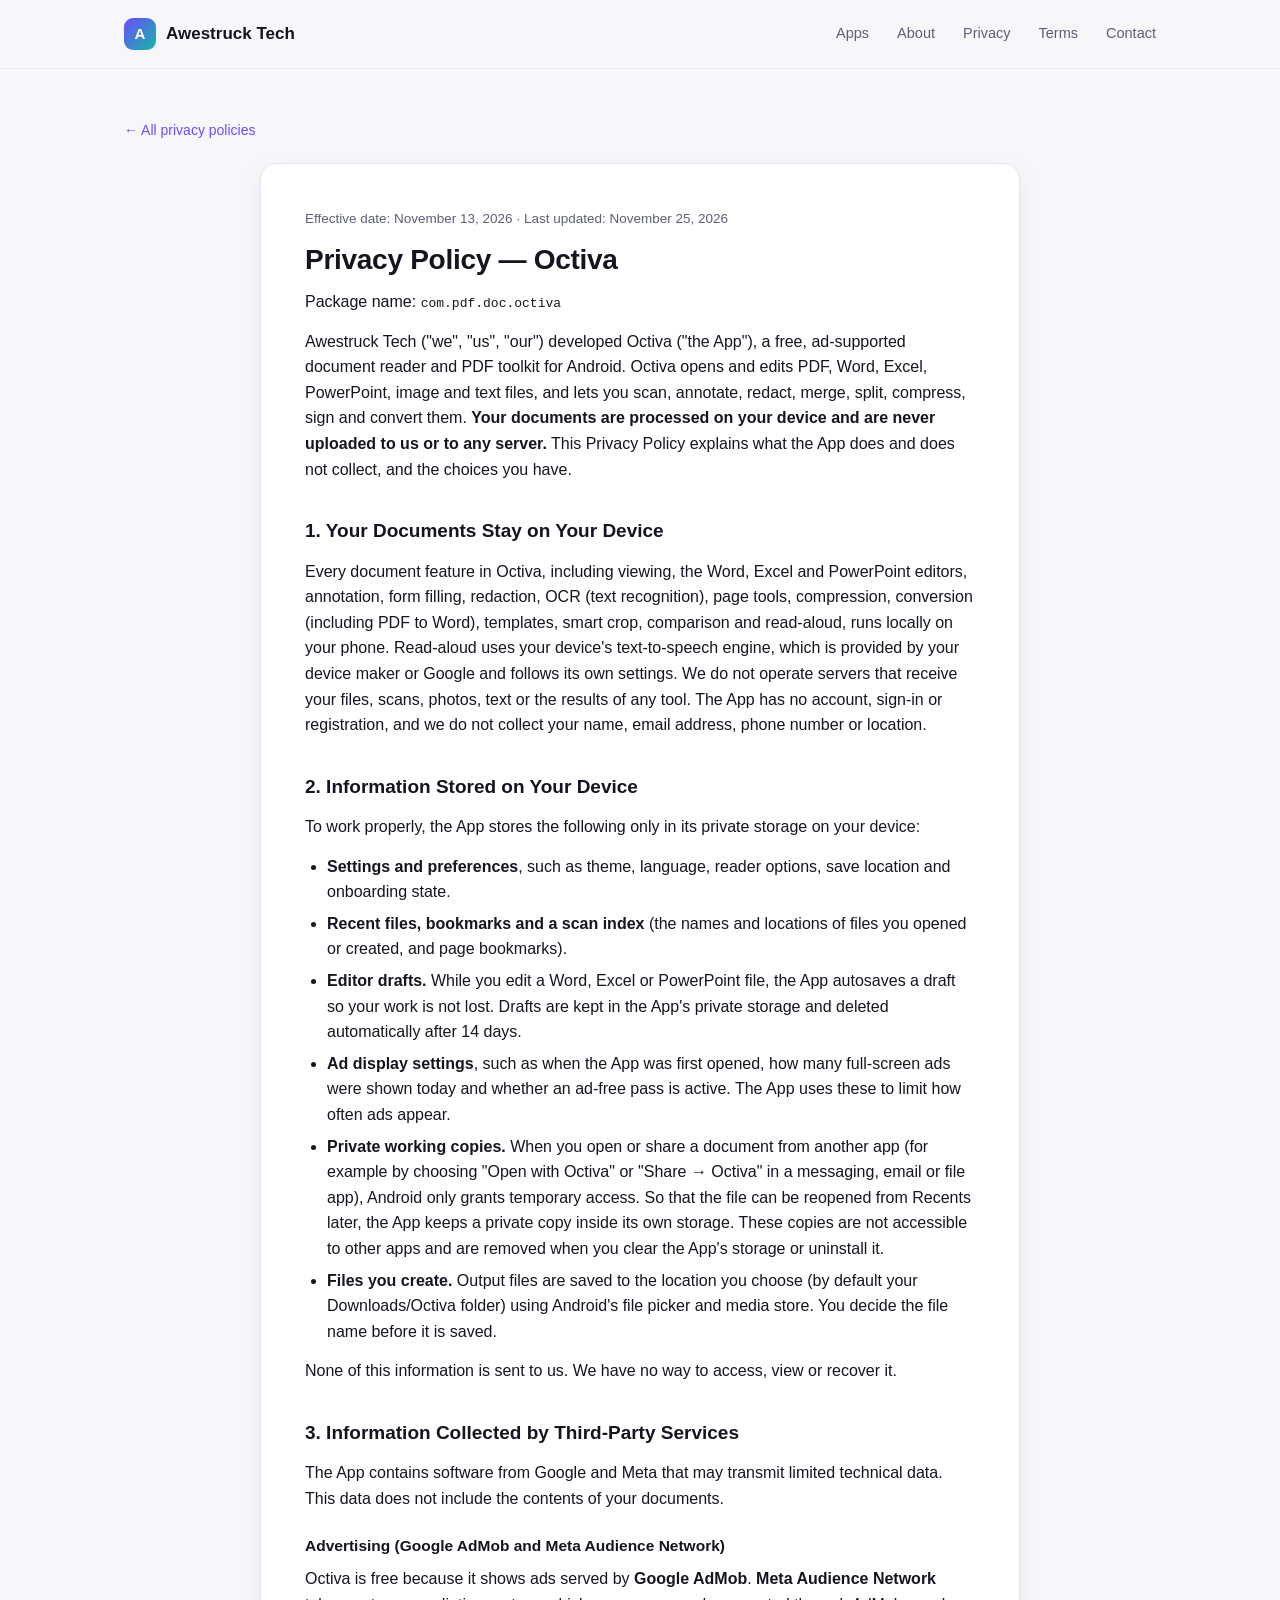
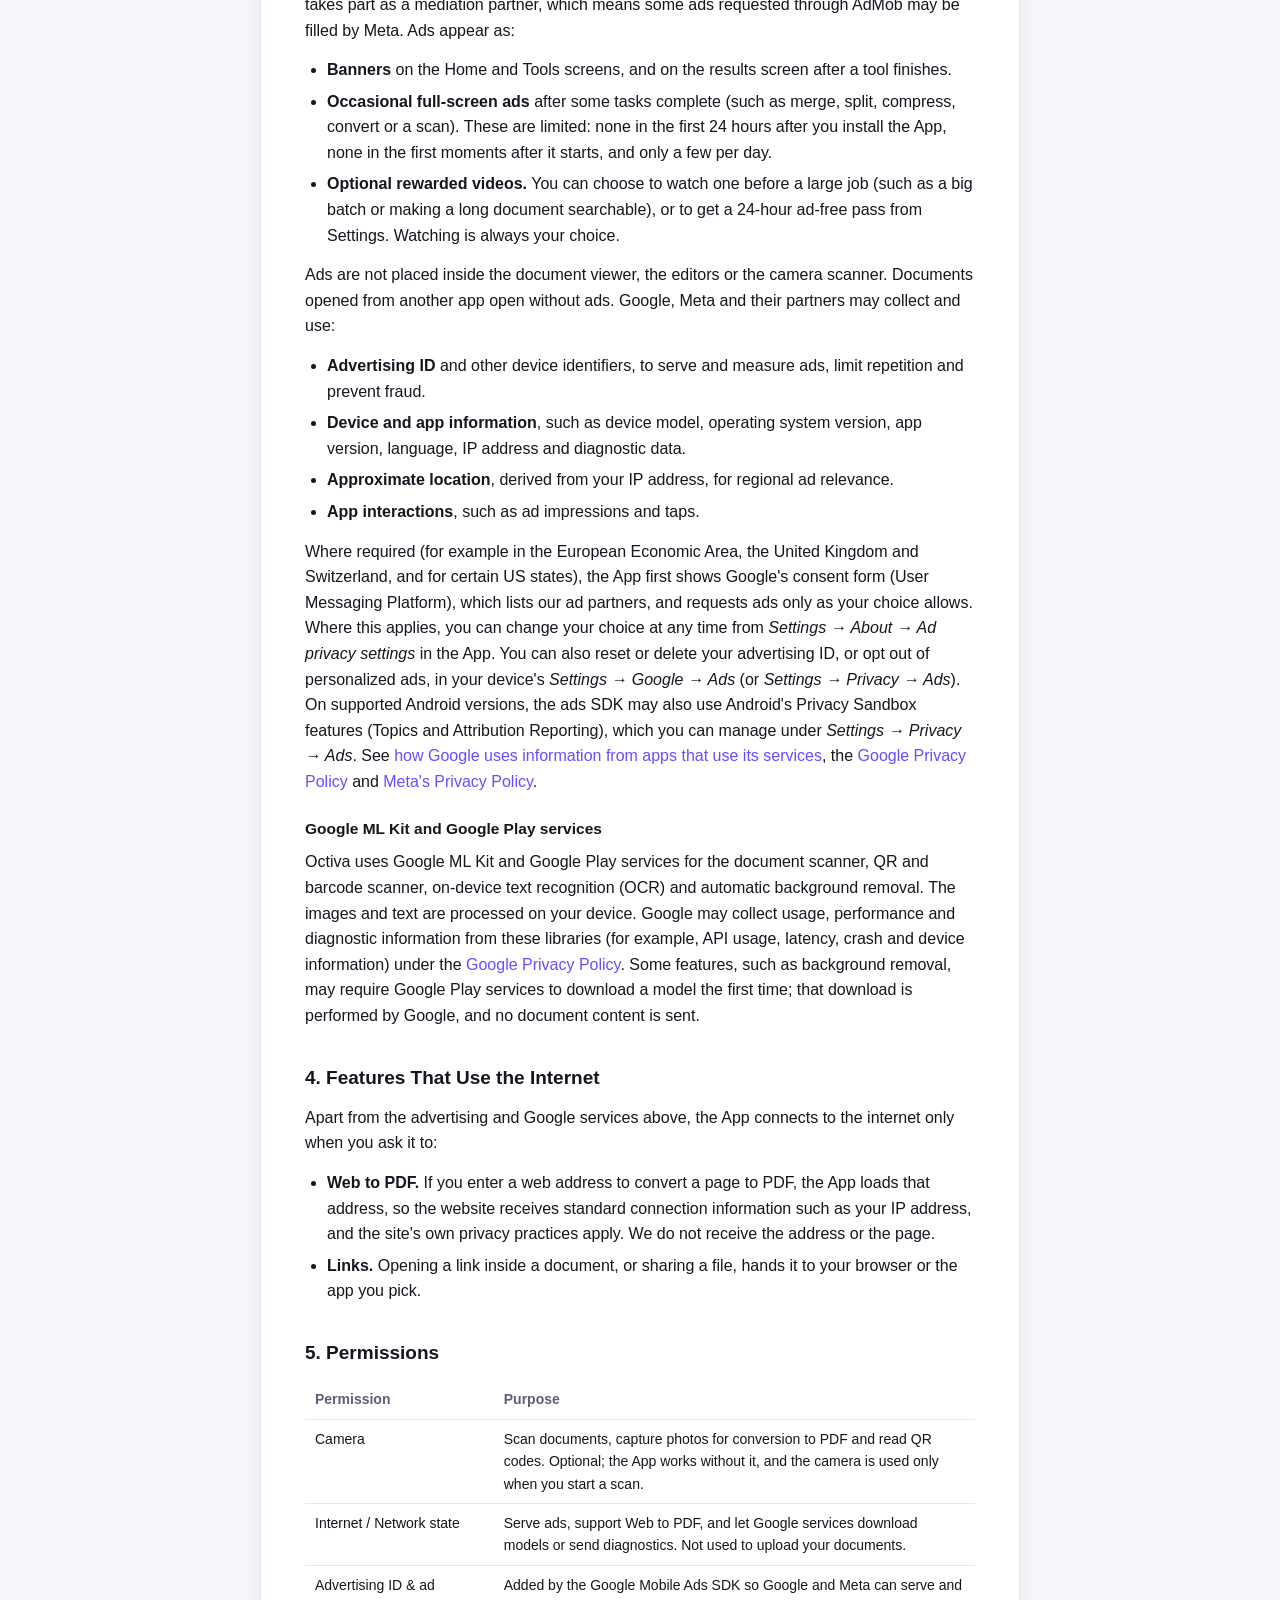
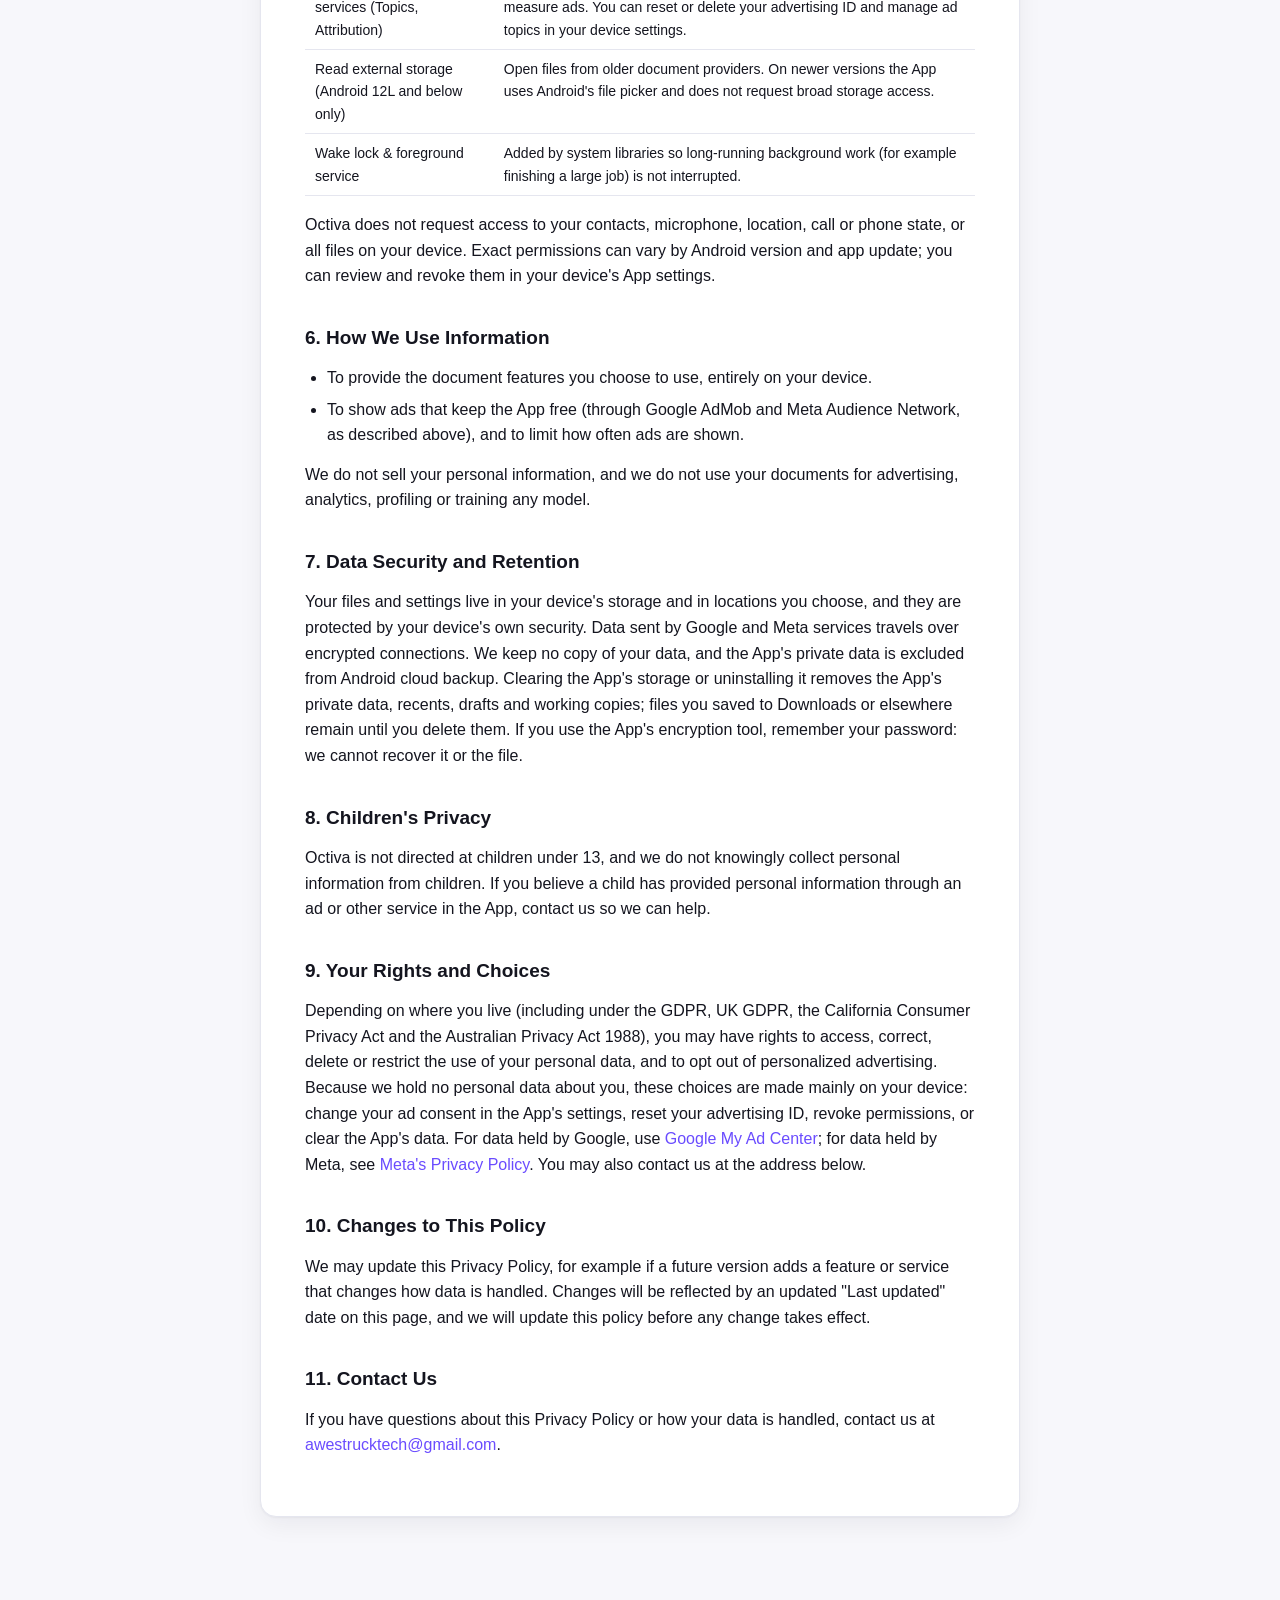
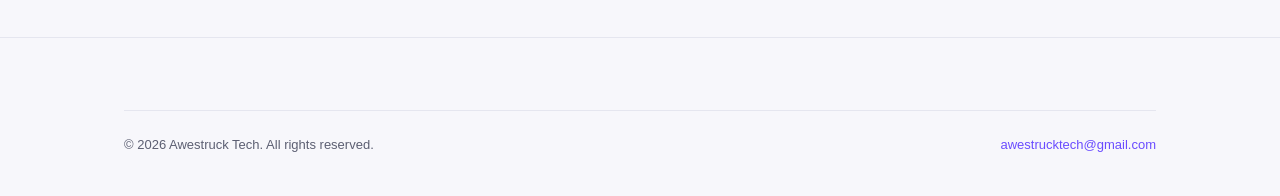
<file: privacy/octiva.html>
<!DOCTYPE html>
<html lang="en">
<head>
<meta charset="UTF-8">
<meta name="viewport" content="width=device-width, initial-scale=1.0">
<title>Privacy Policy — Octiva</title>
<meta name="description" content="Privacy Policy for Octiva, the private document reader and PDF toolkit for Android.">
<link rel="canonical" href="https://awestrucktech.github.io/privacy/octiva.html">
<link rel="icon" type="image/svg+xml" href="/assets/img/favicon.svg">
<link rel="stylesheet" href="/assets/css/style.css">
</head>
<body>

<header class="site-header">
  <div class="wrap">
    <a href="/" class="brand">
      <span class="brand-mark">A</span>
      Awestruck Tech
    </a>
    <button class="nav-toggle" aria-label="Toggle menu">☰</button>
    <nav class="site-nav">
      <a href="/#apps">Apps</a>
      <a href="/#about">About</a>
      <a href="/privacy/">Privacy</a>
      <a href="/terms/">Terms</a>
      <a href="/#contact">Contact</a>
    </nav>
  </div>
</header>

<main>
  <section class="prose-wrap">
    <div class="wrap">
      <a href="/privacy/" class="back-link">← All privacy policies</a>
      <article class="prose">
        <p class="meta">Effective date: November 13, 2026 · Last updated: November 25, 2026</p>
        <h1>Privacy Policy — Octiva</h1>
        <p>Package name: <code>com.pdf.doc.octiva</code></p>

        <p>Awestruck Tech ("we", "us", "our") developed Octiva ("the App"), a free, ad-supported document reader and PDF toolkit for Android. Octiva opens and edits PDF, Word, Excel, PowerPoint, image and text files, and lets you scan, annotate, redact, merge, split, compress, sign and convert them. <strong>Your documents are processed on your device and are never uploaded to us or to any server.</strong> This Privacy Policy explains what the App does and does not collect, and the choices you have.</p>

        <h2>1. Your Documents Stay on Your Device</h2>
        <p>Every document feature in Octiva, including viewing, the Word, Excel and PowerPoint editors, annotation, form filling, redaction, OCR (text recognition), page tools, compression, conversion (including PDF to Word), templates, smart crop, comparison and read-aloud, runs locally on your phone. Read-aloud uses your device's text-to-speech engine, which is provided by your device maker or Google and follows its own settings. We do not operate servers that receive your files, scans, photos, text or the results of any tool. The App has no account, sign-in or registration, and we do not collect your name, email address, phone number or location.</p>

        <h2>2. Information Stored on Your Device</h2>
        <p>To work properly, the App stores the following only in its private storage on your device:</p>
        <ul>
          <li><strong>Settings and preferences</strong>, such as theme, language, reader options, save location and onboarding state.</li>
          <li><strong>Recent files, bookmarks and a scan index</strong> (the names and locations of files you opened or created, and page bookmarks).</li>
          <li><strong>Editor drafts.</strong> While you edit a Word, Excel or PowerPoint file, the App autosaves a draft so your work is not lost. Drafts are kept in the App's private storage and deleted automatically after 14 days.</li>
          <li><strong>Ad display settings</strong>, such as when the App was first opened, how many full-screen ads were shown today and whether an ad-free pass is active. The App uses these to limit how often ads appear.</li>
          <li><strong>Private working copies.</strong> When you open or share a document from another app (for example by choosing "Open with Octiva" or "Share → Octiva" in a messaging, email or file app), Android only grants temporary access. So that the file can be reopened from Recents later, the App keeps a private copy inside its own storage. These copies are not accessible to other apps and are removed when you clear the App's storage or uninstall it.</li>
          <li><strong>Files you create.</strong> Output files are saved to the location you choose (by default your Downloads/Octiva folder) using Android's file picker and media store. You decide the file name before it is saved.</li>
        </ul>
        <p>None of this information is sent to us. We have no way to access, view or recover it.</p>

        <h2>3. Information Collected by Third-Party Services</h2>
        <p>The App contains software from Google and Meta that may transmit limited technical data. This data does not include the contents of your documents.</p>
        <h3>Advertising (Google AdMob and Meta Audience Network)</h3>
        <p>Octiva is free because it shows ads served by <strong>Google AdMob</strong>. <strong>Meta Audience Network</strong> takes part as a mediation partner, which means some ads requested through AdMob may be filled by Meta. Ads appear as:</p>
        <ul>
          <li><strong>Banners</strong> on the Home and Tools screens, and on the results screen after a tool finishes.</li>
          <li><strong>Occasional full-screen ads</strong> after some tasks complete (such as merge, split, compress, convert or a scan). These are limited: none in the first 24 hours after you install the App, none in the first moments after it starts, and only a few per day.</li>
          <li><strong>Optional rewarded videos.</strong> You can choose to watch one before a large job (such as a big batch or making a long document searchable), or to get a 24-hour ad-free pass from Settings. Watching is always your choice.</li>
        </ul>
        <p>Ads are not placed inside the document viewer, the editors or the camera scanner. Documents opened from another app open without ads. Google, Meta and their partners may collect and use:</p>
        <ul>
          <li><strong>Advertising ID</strong> and other device identifiers, to serve and measure ads, limit repetition and prevent fraud.</li>
          <li><strong>Device and app information</strong>, such as device model, operating system version, app version, language, IP address and diagnostic data.</li>
          <li><strong>Approximate location</strong>, derived from your IP address, for regional ad relevance.</li>
          <li><strong>App interactions</strong>, such as ad impressions and taps.</li>
        </ul>
        <p>Where required (for example in the European Economic Area, the United Kingdom and Switzerland, and for certain US states), the App first shows Google's consent form (User Messaging Platform), which lists our ad partners, and requests ads only as your choice allows. Where this applies, you can change your choice at any time from <em>Settings → About → Ad privacy settings</em> in the App. You can also reset or delete your advertising ID, or opt out of personalized ads, in your device's <em>Settings → Google → Ads</em> (or <em>Settings → Privacy → Ads</em>). On supported Android versions, the ads SDK may also use Android's Privacy Sandbox features (Topics and Attribution Reporting), which you can manage under <em>Settings → Privacy → Ads</em>. See <a href="https://policies.google.com/technologies/ads" target="_blank" rel="noopener">how Google uses information from apps that use its services</a>, the <a href="https://policies.google.com/privacy" target="_blank" rel="noopener">Google Privacy Policy</a> and <a href="https://www.facebook.com/privacy/policy/" target="_blank" rel="noopener">Meta's Privacy Policy</a>.</p>
        <h3>Google ML Kit and Google Play services</h3>
        <p>Octiva uses Google ML Kit and Google Play services for the document scanner, QR and barcode scanner, on-device text recognition (OCR) and automatic background removal. The images and text are processed on your device. Google may collect usage, performance and diagnostic information from these libraries (for example, API usage, latency, crash and device information) under the <a href="https://policies.google.com/privacy" target="_blank" rel="noopener">Google Privacy Policy</a>. Some features, such as background removal, may require Google Play services to download a model the first time; that download is performed by Google, and no document content is sent.</p>

        <h2>4. Features That Use the Internet</h2>
        <p>Apart from the advertising and Google services above, the App connects to the internet only when you ask it to:</p>
        <ul>
          <li><strong>Web to PDF.</strong> If you enter a web address to convert a page to PDF, the App loads that address, so the website receives standard connection information such as your IP address, and the site's own privacy practices apply. We do not receive the address or the page.</li>
          <li><strong>Links.</strong> Opening a link inside a document, or sharing a file, hands it to your browser or the app you pick.</li>
        </ul>

        <h2>5. Permissions</h2>
        <table>
          <tr><th>Permission</th><th>Purpose</th></tr>
          <tr><td>Camera</td><td>Scan documents, capture photos for conversion to PDF and read QR codes. Optional; the App works without it, and the camera is used only when you start a scan.</td></tr>
          <tr><td>Internet / Network state</td><td>Serve ads, support Web to PDF, and let Google services download models or send diagnostics. Not used to upload your documents.</td></tr>
          <tr><td>Advertising ID &amp; ad services (Topics, Attribution)</td><td>Added by the Google Mobile Ads SDK so Google and Meta can serve and measure ads. You can reset or delete your advertising ID and manage ad topics in your device settings.</td></tr>
          <tr><td>Read external storage (Android 12L and below only)</td><td>Open files from older document providers. On newer versions the App uses Android's file picker and does not request broad storage access.</td></tr>
          <tr><td>Wake lock &amp; foreground service</td><td>Added by system libraries so long-running background work (for example finishing a large job) is not interrupted.</td></tr>
        </table>
        <p>Octiva does not request access to your contacts, microphone, location, call or phone state, or all files on your device. Exact permissions can vary by Android version and app update; you can review and revoke them in your device's App settings.</p>

        <h2>6. How We Use Information</h2>
        <ul>
          <li>To provide the document features you choose to use, entirely on your device.</li>
          <li>To show ads that keep the App free (through Google AdMob and Meta Audience Network, as described above), and to limit how often ads are shown.</li>
        </ul>
        <p>We do not sell your personal information, and we do not use your documents for advertising, analytics, profiling or training any model.</p>

        <h2>7. Data Security and Retention</h2>
        <p>Your files and settings live in your device's storage and in locations you choose, and they are protected by your device's own security. Data sent by Google and Meta services travels over encrypted connections. We keep no copy of your data, and the App's private data is excluded from Android cloud backup. Clearing the App's storage or uninstalling it removes the App's private data, recents, drafts and working copies; files you saved to Downloads or elsewhere remain until you delete them. If you use the App's encryption tool, remember your password: we cannot recover it or the file.</p>

        <h2>8. Children's Privacy</h2>
        <p>Octiva is not directed at children under 13, and we do not knowingly collect personal information from children. If you believe a child has provided personal information through an ad or other service in the App, contact us so we can help.</p>

        <h2>9. Your Rights and Choices</h2>
        <p>Depending on where you live (including under the GDPR, UK GDPR, the California Consumer Privacy Act and the Australian Privacy Act 1988), you may have rights to access, correct, delete or restrict the use of your personal data, and to opt out of personalized advertising. Because we hold no personal data about you, these choices are made mainly on your device: change your ad consent in the App's settings, reset your advertising ID, revoke permissions, or clear the App's data. For data held by Google, use <a href="https://myadcenter.google.com/" target="_blank" rel="noopener">Google My Ad Center</a>; for data held by Meta, see <a href="https://www.facebook.com/privacy/policy/" target="_blank" rel="noopener">Meta's Privacy Policy</a>. You may also contact us at the address below.</p>

        <h2>10. Changes to This Policy</h2>
        <p>We may update this Privacy Policy, for example if a future version adds a feature or service that changes how data is handled. Changes will be reflected by an updated "Last updated" date on this page, and we will update this policy before any change takes effect.</p>

        <h2>11. Contact Us</h2>
        <p>If you have questions about this Privacy Policy or how your data is handled, contact us at <a href="mailto:awestrucktech@gmail.com">awestrucktech@gmail.com</a>.</p>
</article>
    </div>
  </section>
</main>

<footer class="site-footer">
  <div class="wrap">
    <div class="footer-bottom">
      <span>© <span data-year>2026</span> Awestruck Tech. All rights reserved.</span>
      <a href="mailto:awestrucktech@gmail.com">awestrucktech@gmail.com</a>
    </div>
  </div>
</footer>

<script src="/assets/js/main.js"></script>
</body>
</html>
</file>
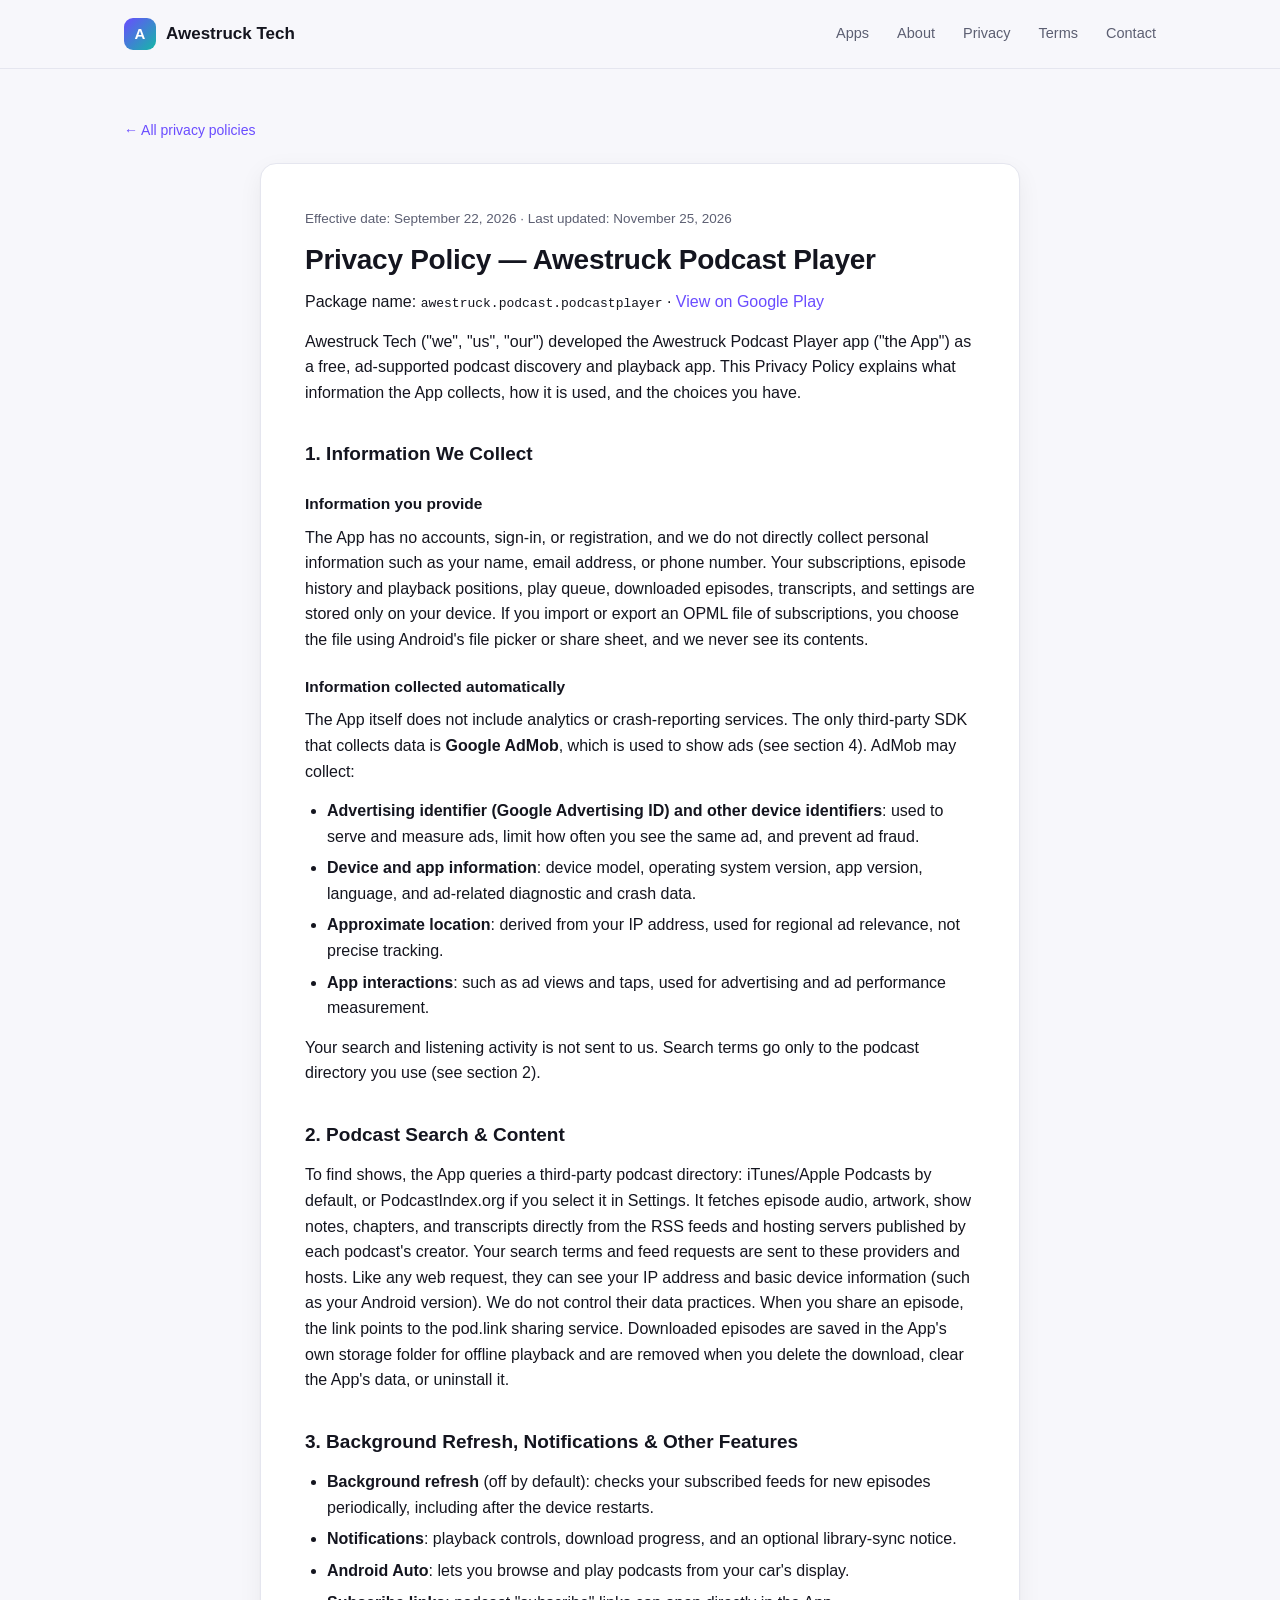
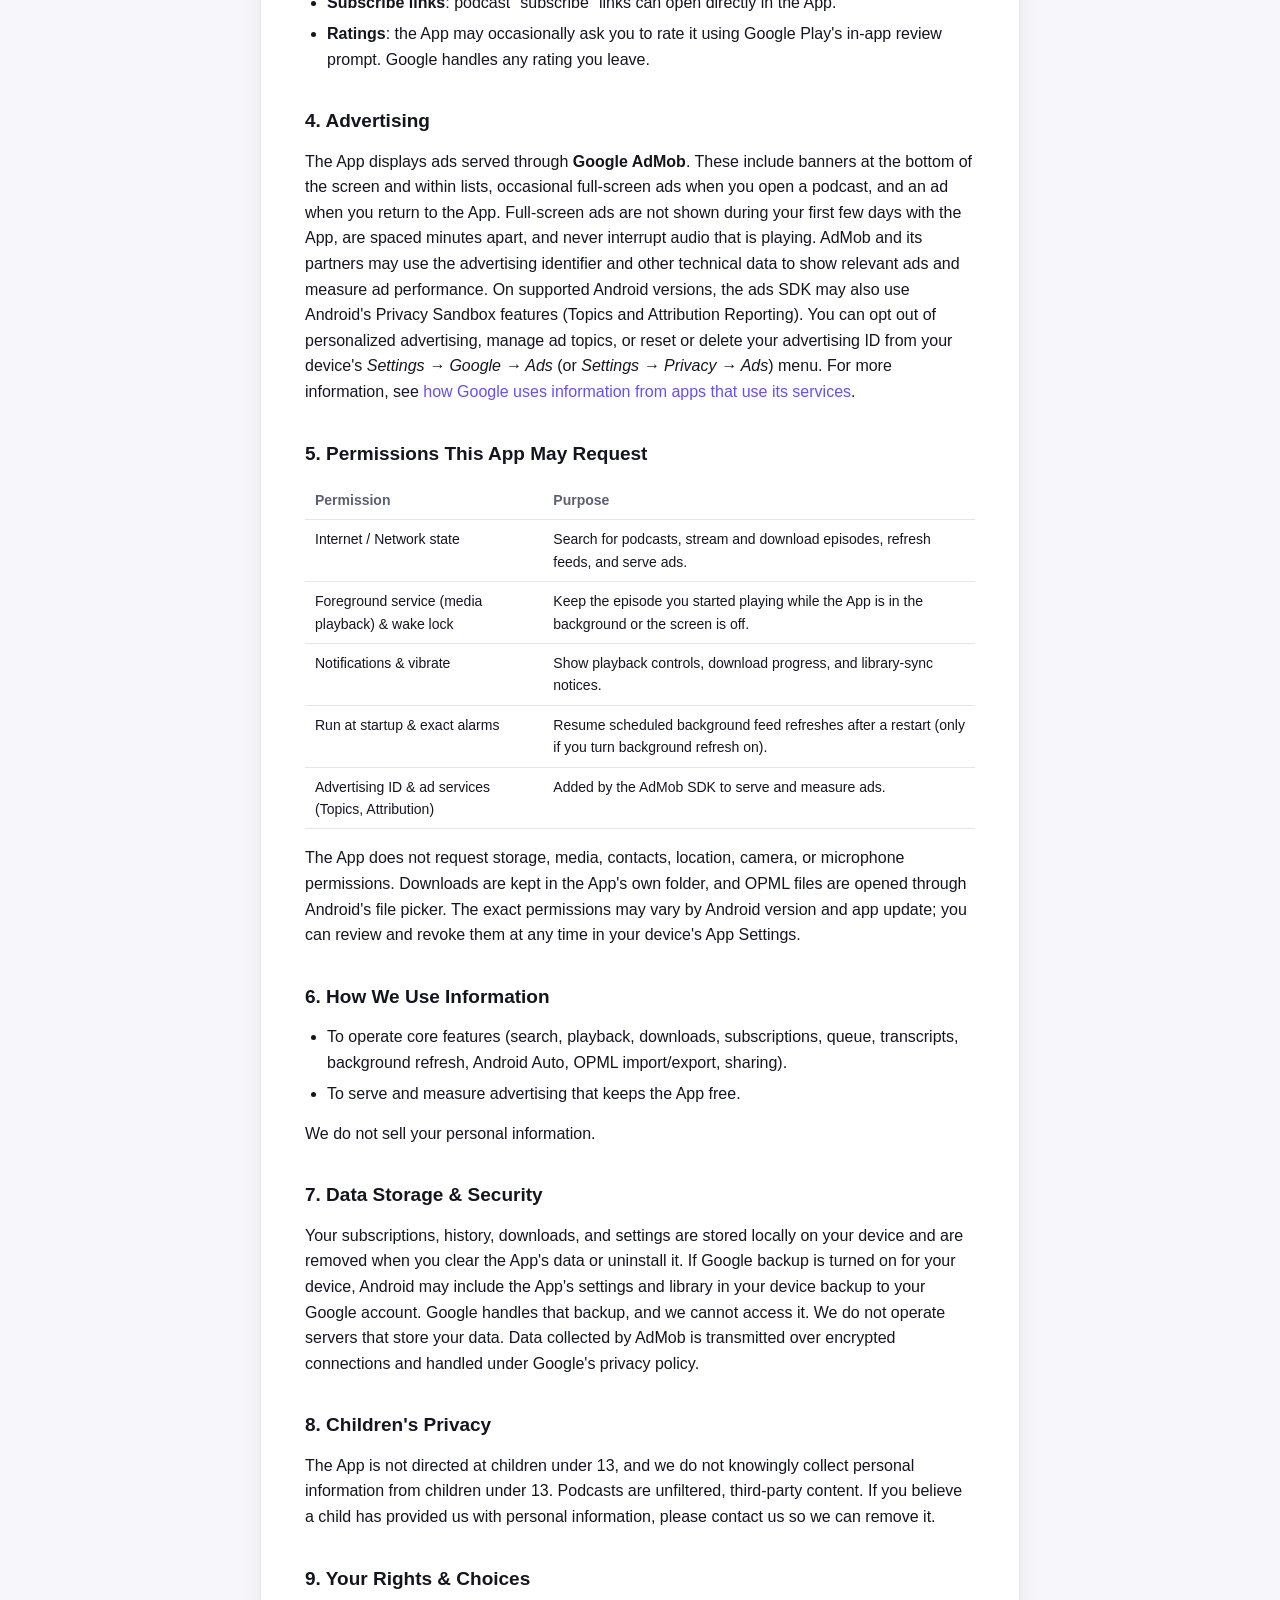
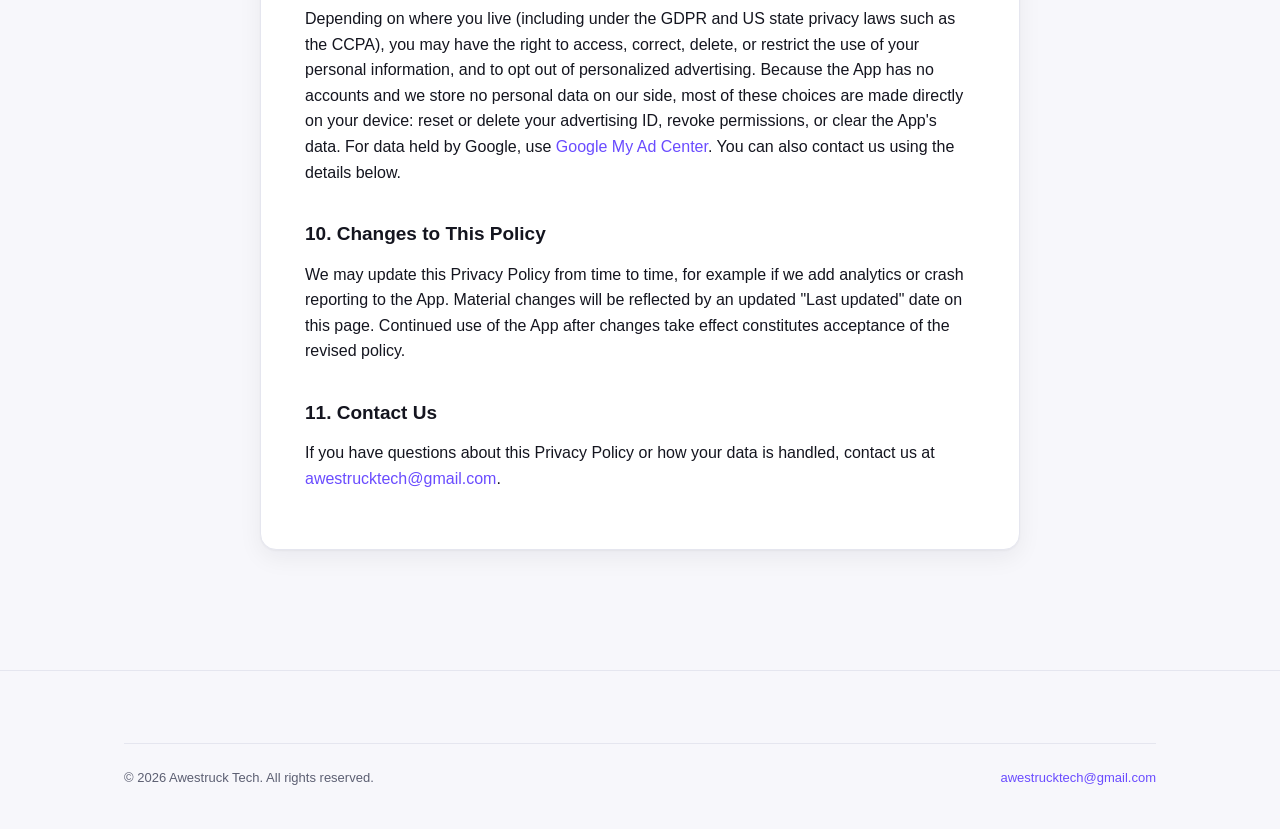
<file: privacy/podcast-player.html>
<!DOCTYPE html>
<html lang="en">
<head>
<meta charset="UTF-8">
<meta name="viewport" content="width=device-width, initial-scale=1.0">
<title>Privacy Policy — Awestruck Podcast Player</title>
<meta name="description" content="Privacy Policy for the Awestruck Podcast Player Android app.">
<link rel="canonical" href="https://awestrucktech.github.io/privacy/podcast-player.html">
<link rel="icon" type="image/svg+xml" href="/assets/img/favicon.svg">
<link rel="stylesheet" href="/assets/css/style.css">
</head>
<body>

<header class="site-header">
  <div class="wrap">
    <a href="/" class="brand">
      <span class="brand-mark">A</span>
      Awestruck Tech
    </a>
    <button class="nav-toggle" aria-label="Toggle menu">☰</button>
    <nav class="site-nav">
      <a href="/#apps">Apps</a>
      <a href="/#about">About</a>
      <a href="/privacy/">Privacy</a>
      <a href="/terms/">Terms</a>
      <a href="/#contact">Contact</a>
    </nav>
  </div>
</header>

<main>
  <section class="prose-wrap">
    <div class="wrap">
      <a href="/privacy/" class="back-link">← All privacy policies</a>
      <article class="prose">
        <p class="meta">Effective date: September 22, 2026 · Last updated: November 25, 2026</p>
        <h1>Privacy Policy — Awestruck Podcast Player</h1>
        <p>Package name: <code>awestruck.podcast.podcastplayer</code> ·
          <a href="https://play.google.com/store/apps/details?id=awestruck.podcast.podcastplayer" target="_blank" rel="noopener">View on Google Play</a>
        </p>

        <p>Awestruck Tech ("we", "us", "our") developed the Awestruck Podcast Player app ("the App") as a free, ad-supported podcast discovery and playback app. This Privacy Policy explains what information the App collects, how it is used, and the choices you have.</p>

        <h2>1. Information We Collect</h2>
        <h3>Information you provide</h3>
        <p>The App has no accounts, sign-in, or registration, and we do not directly collect personal information such as your name, email address, or phone number. Your subscriptions, episode history and playback positions, play queue, downloaded episodes, transcripts, and settings are stored only on your device. If you import or export an OPML file of subscriptions, you choose the file using Android's file picker or share sheet, and we never see its contents.</p>
        <h3>Information collected automatically</h3>
        <p>The App itself does not include analytics or crash-reporting services. The only third-party SDK that collects data is <strong>Google AdMob</strong>, which is used to show ads (see section 4). AdMob may collect:</p>
        <ul>
          <li><strong>Advertising identifier (Google Advertising ID) and other device identifiers</strong>: used to serve and measure ads, limit how often you see the same ad, and prevent ad fraud.</li>
          <li><strong>Device and app information</strong>: device model, operating system version, app version, language, and ad-related diagnostic and crash data.</li>
          <li><strong>Approximate location</strong>: derived from your IP address, used for regional ad relevance, not precise tracking.</li>
          <li><strong>App interactions</strong>: such as ad views and taps, used for advertising and ad performance measurement.</li>
        </ul>
        <p>Your search and listening activity is not sent to us. Search terms go only to the podcast directory you use (see section 2).</p>

        <h2>2. Podcast Search &amp; Content</h2>
        <p>To find shows, the App queries a third-party podcast directory: iTunes/Apple Podcasts by default, or PodcastIndex.org if you select it in Settings. It fetches episode audio, artwork, show notes, chapters, and transcripts directly from the RSS feeds and hosting servers published by each podcast's creator. Your search terms and feed requests are sent to these providers and hosts. Like any web request, they can see your IP address and basic device information (such as your Android version). We do not control their data practices. When you share an episode, the link points to the pod.link sharing service. Downloaded episodes are saved in the App's own storage folder for offline playback and are removed when you delete the download, clear the App's data, or uninstall it.</p>

        <h2>3. Background Refresh, Notifications &amp; Other Features</h2>
        <ul>
          <li><strong>Background refresh</strong> (off by default): checks your subscribed feeds for new episodes periodically, including after the device restarts.</li>
          <li><strong>Notifications</strong>: playback controls, download progress, and an optional library-sync notice.</li>
          <li><strong>Android Auto</strong>: lets you browse and play podcasts from your car's display.</li>
          <li><strong>Subscribe links</strong>: podcast "subscribe" links can open directly in the App.</li>
          <li><strong>Ratings</strong>: the App may occasionally ask you to rate it using Google Play's in-app review prompt. Google handles any rating you leave.</li>
        </ul>

        <h2>4. Advertising</h2>
        <p>The App displays ads served through <strong>Google AdMob</strong>. These include banners at the bottom of the screen and within lists, occasional full-screen ads when you open a podcast, and an ad when you return to the App. Full-screen ads are not shown during your first few days with the App, are spaced minutes apart, and never interrupt audio that is playing. AdMob and its partners may use the advertising identifier and other technical data to show relevant ads and measure ad performance. On supported Android versions, the ads SDK may also use Android's Privacy Sandbox features (Topics and Attribution Reporting). You can opt out of personalized advertising, manage ad topics, or reset or delete your advertising ID from your device's <em>Settings → Google → Ads</em> (or <em>Settings → Privacy → Ads</em>) menu. For more information, see <a href="https://policies.google.com/technologies/ads" target="_blank" rel="noopener">how Google uses information from apps that use its services</a>.</p>

        <h2>5. Permissions This App May Request</h2>
        <table>
          <tr><th>Permission</th><th>Purpose</th></tr>
          <tr><td>Internet / Network state</td><td>Search for podcasts, stream and download episodes, refresh feeds, and serve ads.</td></tr>
          <tr><td>Foreground service (media playback) &amp; wake lock</td><td>Keep the episode you started playing while the App is in the background or the screen is off.</td></tr>
          <tr><td>Notifications &amp; vibrate</td><td>Show playback controls, download progress, and library-sync notices.</td></tr>
          <tr><td>Run at startup &amp; exact alarms</td><td>Resume scheduled background feed refreshes after a restart (only if you turn background refresh on).</td></tr>
          <tr><td>Advertising ID &amp; ad services (Topics, Attribution)</td><td>Added by the AdMob SDK to serve and measure ads.</td></tr>
        </table>
        <p>The App does not request storage, media, contacts, location, camera, or microphone permissions. Downloads are kept in the App's own folder, and OPML files are opened through Android's file picker. The exact permissions may vary by Android version and app update; you can review and revoke them at any time in your device's App Settings.</p>

        <h2>6. How We Use Information</h2>
        <ul>
          <li>To operate core features (search, playback, downloads, subscriptions, queue, transcripts, background refresh, Android Auto, OPML import/export, sharing).</li>
          <li>To serve and measure advertising that keeps the App free.</li>
        </ul>
        <p>We do not sell your personal information.</p>

        <h2>7. Data Storage &amp; Security</h2>
        <p>Your subscriptions, history, downloads, and settings are stored locally on your device and are removed when you clear the App's data or uninstall it. If Google backup is turned on for your device, Android may include the App's settings and library in your device backup to your Google account. Google handles that backup, and we cannot access it. We do not operate servers that store your data. Data collected by AdMob is transmitted over encrypted connections and handled under Google's privacy policy.</p>

        <h2>8. Children's Privacy</h2>
        <p>The App is not directed at children under 13, and we do not knowingly collect personal information from children under 13. Podcasts are unfiltered, third-party content. If you believe a child has provided us with personal information, please contact us so we can remove it.</p>

        <h2>9. Your Rights &amp; Choices</h2>
        <p>Depending on where you live (including under the GDPR and US state privacy laws such as the CCPA), you may have the right to access, correct, delete, or restrict the use of your personal information, and to opt out of personalized advertising. Because the App has no accounts and we store no personal data on our side, most of these choices are made directly on your device: reset or delete your advertising ID, revoke permissions, or clear the App's data. For data held by Google, use <a href="https://myadcenter.google.com/" target="_blank" rel="noopener">Google My Ad Center</a>. You can also contact us using the details below.</p>

        <h2>10. Changes to This Policy</h2>
        <p>We may update this Privacy Policy from time to time, for example if we add analytics or crash reporting to the App. Material changes will be reflected by an updated "Last updated" date on this page. Continued use of the App after changes take effect constitutes acceptance of the revised policy.</p>

        <h2>11. Contact Us</h2>
        <p>If you have questions about this Privacy Policy or how your data is handled, contact us at <a href="mailto:awestrucktech@gmail.com">awestrucktech@gmail.com</a>.</p>
      </article>
    </div>
  </section>
</main>

<footer class="site-footer">
  <div class="wrap">
    <div class="footer-bottom">
      <span>© <span data-year>2026</span> Awestruck Tech. All rights reserved.</span>
      <a href="mailto:awestrucktech@gmail.com">awestrucktech@gmail.com</a>
    </div>
  </div>
</footer>

<script src="/assets/js/main.js"></script>
</body>
</html>
</file>
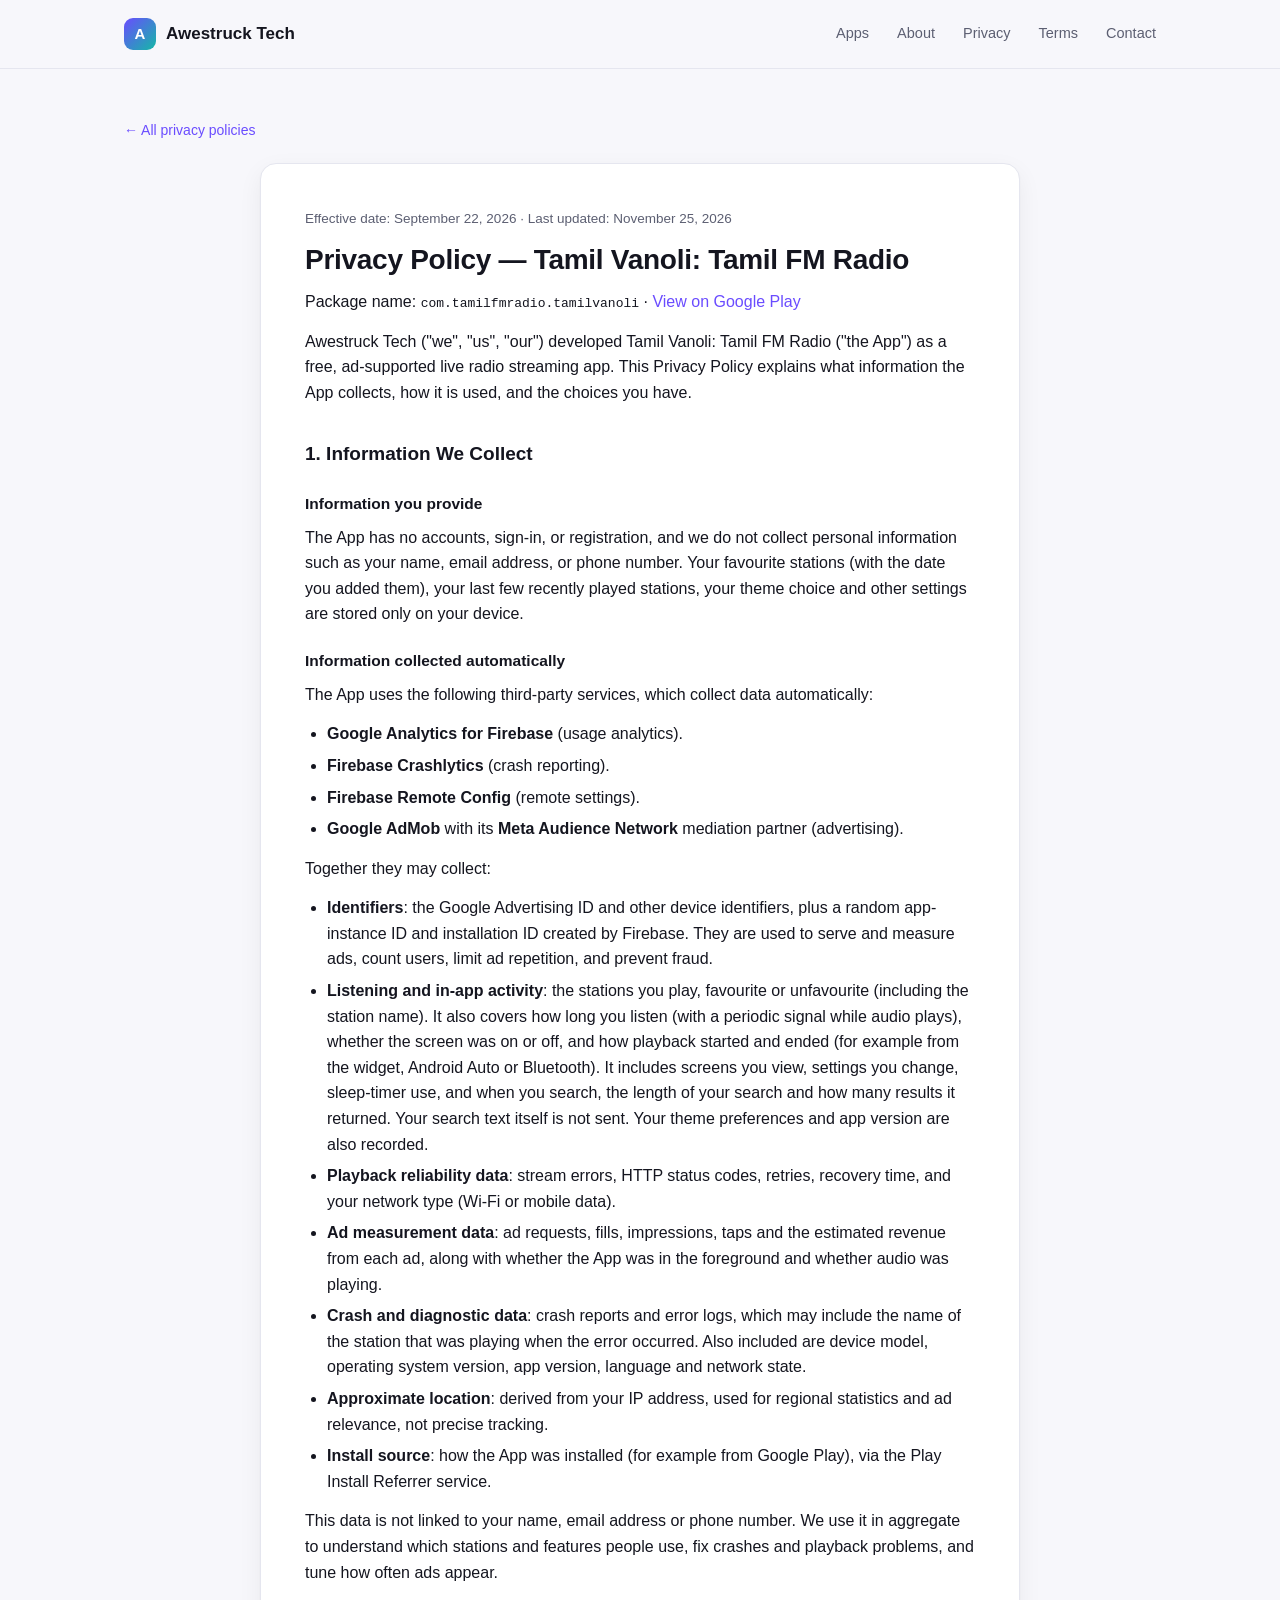
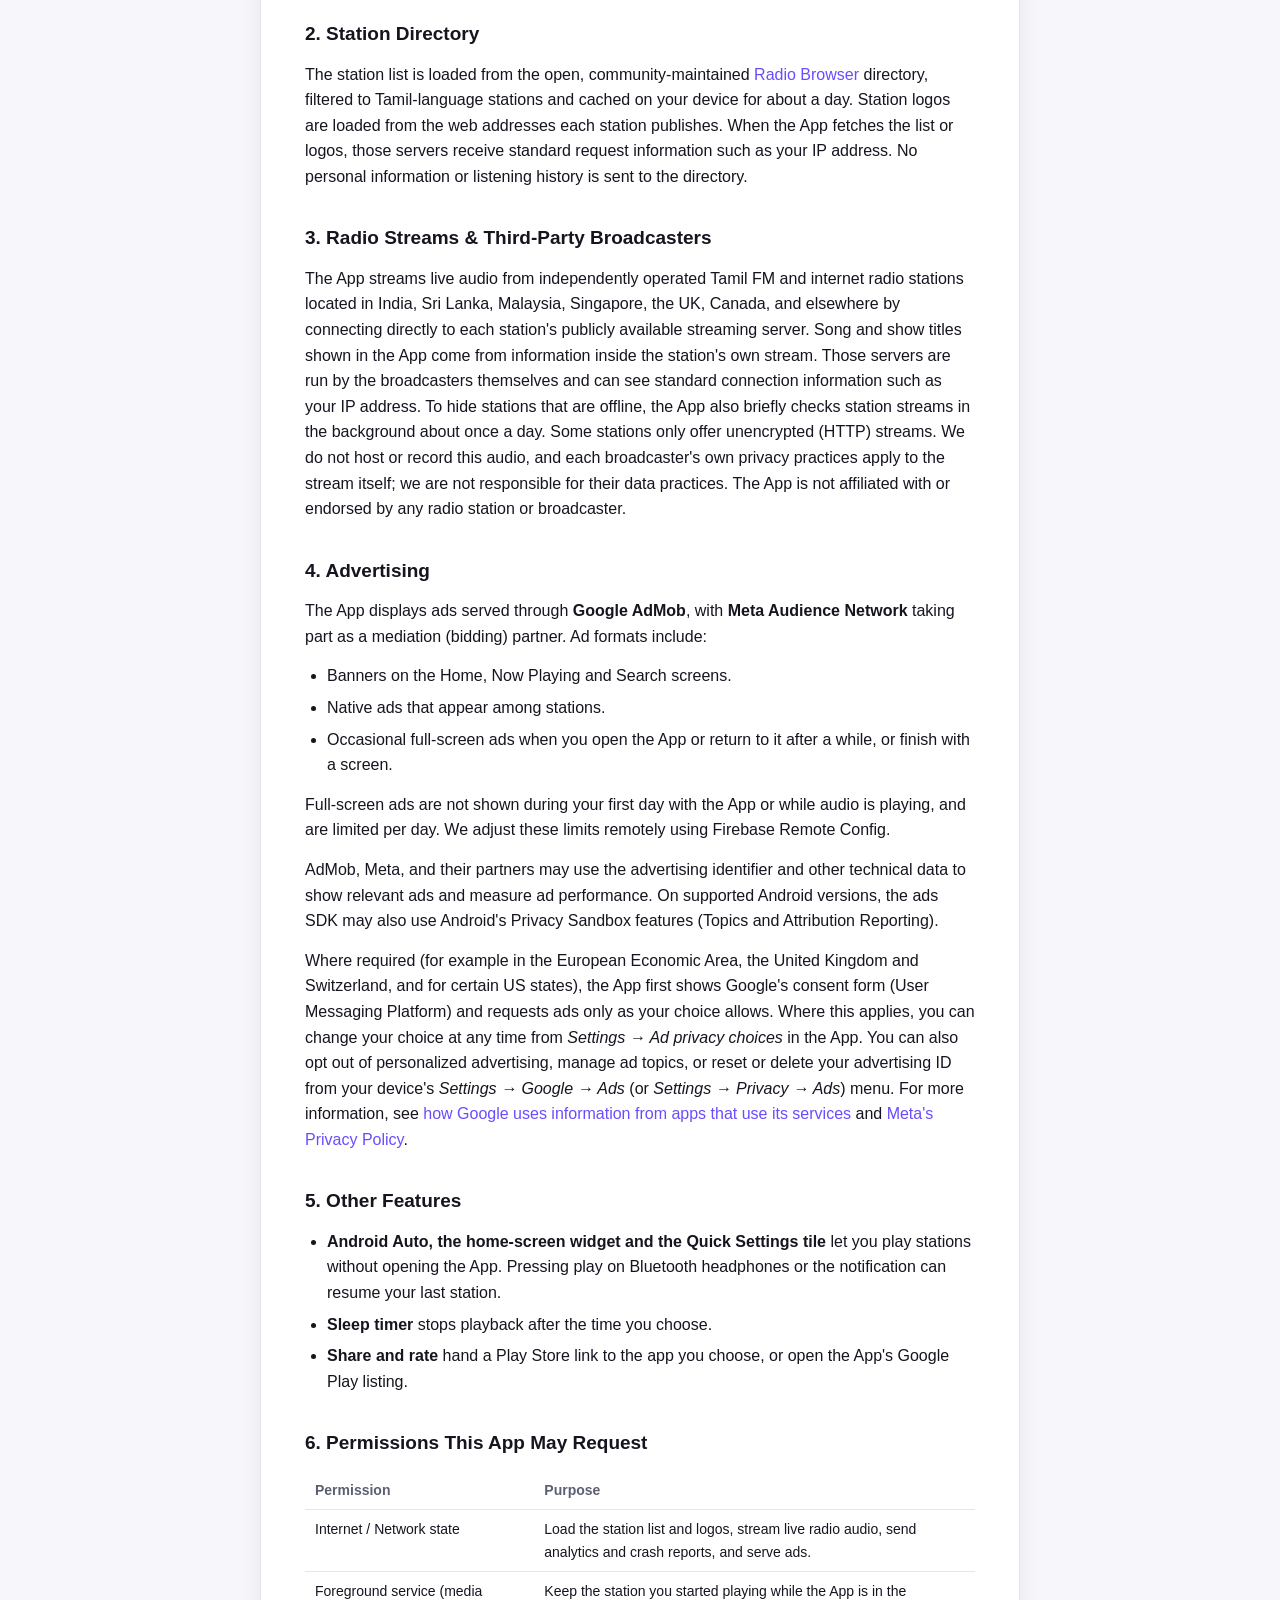
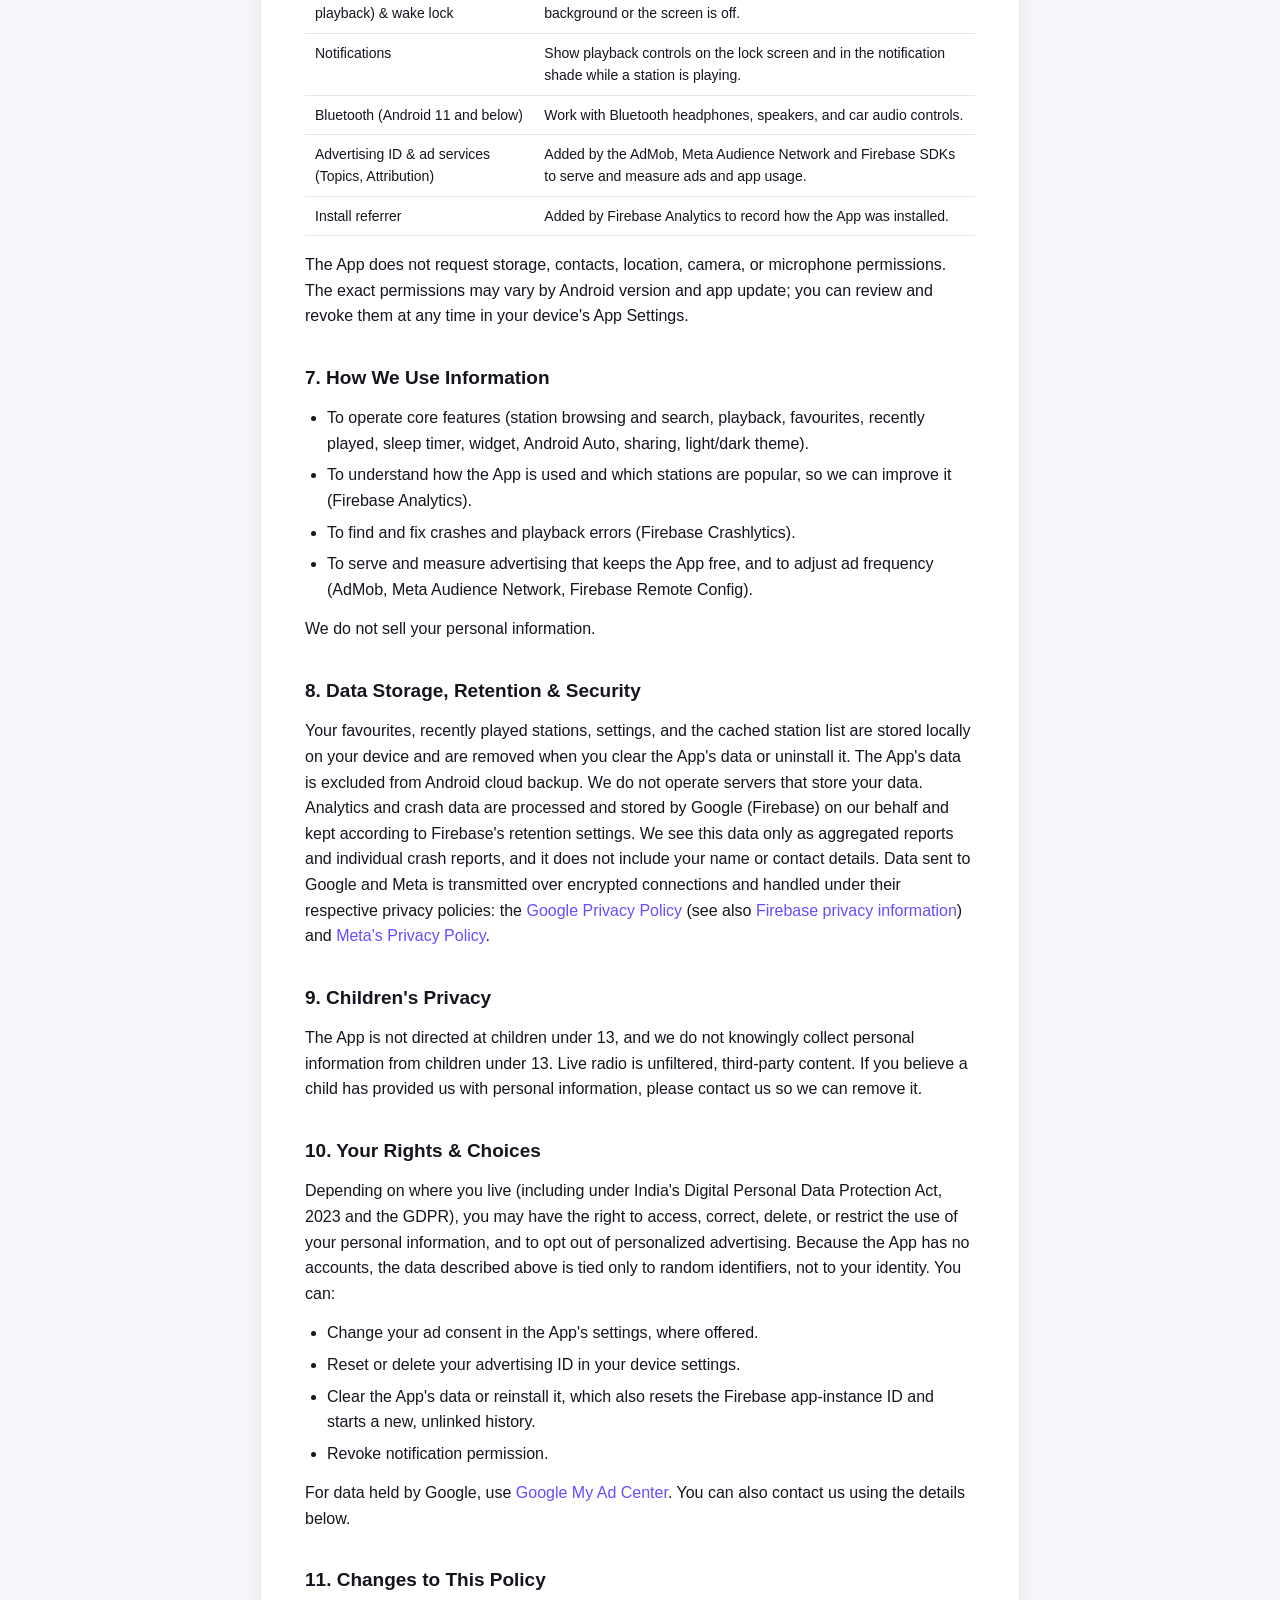
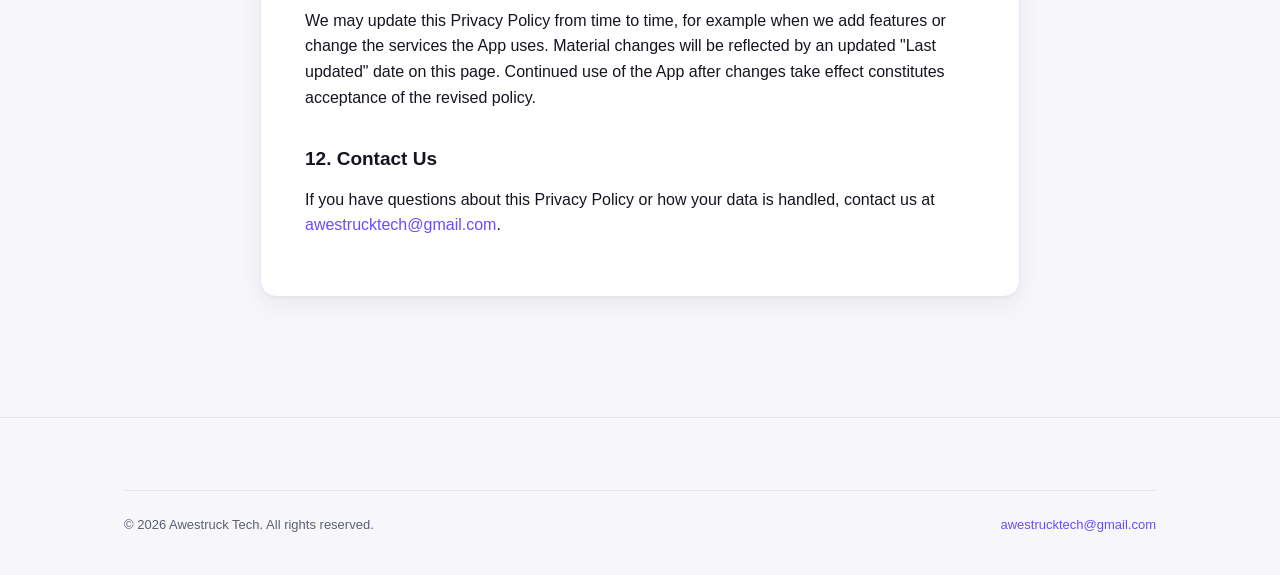
<file: privacy/tamil-radio.html>
<!DOCTYPE html>
<html lang="en">
<head>
<meta charset="UTF-8">
<meta name="viewport" content="width=device-width, initial-scale=1.0">
<title>Privacy Policy — Tamil Vanoli: Tamil FM Radio</title>
<meta name="description" content="Privacy Policy for the Tamil Vanoli: Tamil FM Radio Android app.">
<link rel="canonical" href="https://awestrucktech.github.io/privacy/tamil-radio.html">
<link rel="icon" type="image/svg+xml" href="/assets/img/favicon.svg">
<link rel="stylesheet" href="/assets/css/style.css">
</head>
<body>

<header class="site-header">
  <div class="wrap">
    <a href="/" class="brand">
      <span class="brand-mark">A</span>
      Awestruck Tech
    </a>
    <button class="nav-toggle" aria-label="Toggle menu">☰</button>
    <nav class="site-nav">
      <a href="/#apps">Apps</a>
      <a href="/#about">About</a>
      <a href="/privacy/">Privacy</a>
      <a href="/terms/">Terms</a>
      <a href="/#contact">Contact</a>
    </nav>
  </div>
</header>

<main>
  <section class="prose-wrap">
    <div class="wrap">
      <a href="/privacy/" class="back-link">← All privacy policies</a>
      <article class="prose">
        <p class="meta">Effective date: September 22, 2026 · Last updated: November 25, 2026</p>
        <h1>Privacy Policy — Tamil Vanoli: Tamil FM Radio</h1>
        <p>Package name: <code>com.tamilfmradio.tamilvanoli</code> ·
          <a href="https://play.google.com/store/apps/details?id=com.tamilfmradio.tamilvanoli" target="_blank" rel="noopener">View on Google Play</a>
        </p>

        <p>Awestruck Tech ("we", "us", "our") developed Tamil Vanoli: Tamil FM Radio ("the App") as a free, ad-supported live radio streaming app. This Privacy Policy explains what information the App collects, how it is used, and the choices you have.</p>

        <h2>1. Information We Collect</h2>
        <h3>Information you provide</h3>
        <p>The App has no accounts, sign-in, or registration, and we do not collect personal information such as your name, email address, or phone number. Your favourite stations (with the date you added them), your last few recently played stations, your theme choice and other settings are stored only on your device.</p>
        <h3>Information collected automatically</h3>
        <p>The App uses the following third-party services, which collect data automatically:</p>
        <ul>
          <li><strong>Google Analytics for Firebase</strong> (usage analytics).</li>
          <li><strong>Firebase Crashlytics</strong> (crash reporting).</li>
          <li><strong>Firebase Remote Config</strong> (remote settings).</li>
          <li><strong>Google AdMob</strong> with its <strong>Meta Audience Network</strong> mediation partner (advertising).</li>
        </ul>
        <p>Together they may collect:</p>
        <ul>
          <li><strong>Identifiers</strong>: the Google Advertising ID and other device identifiers, plus a random app-instance ID and installation ID created by Firebase. They are used to serve and measure ads, count users, limit ad repetition, and prevent fraud.</li>
          <li><strong>Listening and in-app activity</strong>: the stations you play, favourite or unfavourite (including the station name). It also covers how long you listen (with a periodic signal while audio plays), whether the screen was on or off, and how playback started and ended (for example from the widget, Android Auto or Bluetooth). It includes screens you view, settings you change, sleep-timer use, and when you search, the length of your search and how many results it returned. Your search text itself is not sent. Your theme preferences and app version are also recorded.</li>
          <li><strong>Playback reliability data</strong>: stream errors, HTTP status codes, retries, recovery time, and your network type (Wi-Fi or mobile data).</li>
          <li><strong>Ad measurement data</strong>: ad requests, fills, impressions, taps and the estimated revenue from each ad, along with whether the App was in the foreground and whether audio was playing.</li>
          <li><strong>Crash and diagnostic data</strong>: crash reports and error logs, which may include the name of the station that was playing when the error occurred. Also included are device model, operating system version, app version, language and network state.</li>
          <li><strong>Approximate location</strong>: derived from your IP address, used for regional statistics and ad relevance, not precise tracking.</li>
          <li><strong>Install source</strong>: how the App was installed (for example from Google Play), via the Play Install Referrer service.</li>
        </ul>
        <p>This data is not linked to your name, email address or phone number. We use it in aggregate to understand which stations and features people use, fix crashes and playback problems, and tune how often ads appear.</p>

        <h2>2. Station Directory</h2>
        <p>The station list is loaded from the open, community-maintained <a href="https://www.radio-browser.info/" target="_blank" rel="noopener">Radio Browser</a> directory, filtered to Tamil-language stations and cached on your device for about a day. Station logos are loaded from the web addresses each station publishes. When the App fetches the list or logos, those servers receive standard request information such as your IP address. No personal information or listening history is sent to the directory.</p>

        <h2>3. Radio Streams &amp; Third-Party Broadcasters</h2>
        <p>The App streams live audio from independently operated Tamil FM and internet radio stations located in India, Sri Lanka, Malaysia, Singapore, the UK, Canada, and elsewhere by connecting directly to each station's publicly available streaming server. Song and show titles shown in the App come from information inside the station's own stream. Those servers are run by the broadcasters themselves and can see standard connection information such as your IP address. To hide stations that are offline, the App also briefly checks station streams in the background about once a day. Some stations only offer unencrypted (HTTP) streams. We do not host or record this audio, and each broadcaster's own privacy practices apply to the stream itself; we are not responsible for their data practices. The App is not affiliated with or endorsed by any radio station or broadcaster.</p>

        <h2>4. Advertising</h2>
        <p>The App displays ads served through <strong>Google AdMob</strong>, with <strong>Meta Audience Network</strong> taking part as a mediation (bidding) partner. Ad formats include:</p>
        <ul>
          <li>Banners on the Home, Now Playing and Search screens.</li>
          <li>Native ads that appear among stations.</li>
          <li>Occasional full-screen ads when you open the App or return to it after a while, or finish with a screen.</li>
        </ul>
        <p>Full-screen ads are not shown during your first day with the App or while audio is playing, and are limited per day. We adjust these limits remotely using Firebase Remote Config.</p>
        <p>AdMob, Meta, and their partners may use the advertising identifier and other technical data to show relevant ads and measure ad performance. On supported Android versions, the ads SDK may also use Android's Privacy Sandbox features (Topics and Attribution Reporting).</p>
        <p>Where required (for example in the European Economic Area, the United Kingdom and Switzerland, and for certain US states), the App first shows Google's consent form (User Messaging Platform) and requests ads only as your choice allows. Where this applies, you can change your choice at any time from <em>Settings → Ad privacy choices</em> in the App. You can also opt out of personalized advertising, manage ad topics, or reset or delete your advertising ID from your device's <em>Settings → Google → Ads</em> (or <em>Settings → Privacy → Ads</em>) menu. For more information, see <a href="https://policies.google.com/technologies/ads" target="_blank" rel="noopener">how Google uses information from apps that use its services</a> and <a href="https://www.facebook.com/privacy/policy/" target="_blank" rel="noopener">Meta's Privacy Policy</a>.</p>

        <h2>5. Other Features</h2>
        <ul>
          <li><strong>Android Auto, the home-screen widget and the Quick Settings tile</strong> let you play stations without opening the App. Pressing play on Bluetooth headphones or the notification can resume your last station.</li>
          <li><strong>Sleep timer</strong> stops playback after the time you choose.</li>
          <li><strong>Share and rate</strong> hand a Play Store link to the app you choose, or open the App's Google Play listing.</li>
        </ul>

        <h2>6. Permissions This App May Request</h2>
        <table>
          <tr><th>Permission</th><th>Purpose</th></tr>
          <tr><td>Internet / Network state</td><td>Load the station list and logos, stream live radio audio, send analytics and crash reports, and serve ads.</td></tr>
          <tr><td>Foreground service (media playback) &amp; wake lock</td><td>Keep the station you started playing while the App is in the background or the screen is off.</td></tr>
          <tr><td>Notifications</td><td>Show playback controls on the lock screen and in the notification shade while a station is playing.</td></tr>
          <tr><td>Bluetooth (Android 11 and below)</td><td>Work with Bluetooth headphones, speakers, and car audio controls.</td></tr>
          <tr><td>Advertising ID &amp; ad services (Topics, Attribution)</td><td>Added by the AdMob, Meta Audience Network and Firebase SDKs to serve and measure ads and app usage.</td></tr>
          <tr><td>Install referrer</td><td>Added by Firebase Analytics to record how the App was installed.</td></tr>
        </table>
        <p>The App does not request storage, contacts, location, camera, or microphone permissions. The exact permissions may vary by Android version and app update; you can review and revoke them at any time in your device's App Settings.</p>

        <h2>7. How We Use Information</h2>
        <ul>
          <li>To operate core features (station browsing and search, playback, favourites, recently played, sleep timer, widget, Android Auto, sharing, light/dark theme).</li>
          <li>To understand how the App is used and which stations are popular, so we can improve it (Firebase Analytics).</li>
          <li>To find and fix crashes and playback errors (Firebase Crashlytics).</li>
          <li>To serve and measure advertising that keeps the App free, and to adjust ad frequency (AdMob, Meta Audience Network, Firebase Remote Config).</li>
        </ul>
        <p>We do not sell your personal information.</p>

        <h2>8. Data Storage, Retention &amp; Security</h2>
        <p>Your favourites, recently played stations, settings, and the cached station list are stored locally on your device and are removed when you clear the App's data or uninstall it. The App's data is excluded from Android cloud backup. We do not operate servers that store your data. Analytics and crash data are processed and stored by Google (Firebase) on our behalf and kept according to Firebase's retention settings. We see this data only as aggregated reports and individual crash reports, and it does not include your name or contact details. Data sent to Google and Meta is transmitted over encrypted connections and handled under their respective privacy policies: the <a href="https://policies.google.com/privacy" target="_blank" rel="noopener">Google Privacy Policy</a> (see also <a href="https://firebase.google.com/support/privacy" target="_blank" rel="noopener">Firebase privacy information</a>) and <a href="https://www.facebook.com/privacy/policy/" target="_blank" rel="noopener">Meta's Privacy Policy</a>.</p>

        <h2>9. Children's Privacy</h2>
        <p>The App is not directed at children under 13, and we do not knowingly collect personal information from children under 13. Live radio is unfiltered, third-party content. If you believe a child has provided us with personal information, please contact us so we can remove it.</p>

        <h2>10. Your Rights &amp; Choices</h2>
        <p>Depending on where you live (including under India's Digital Personal Data Protection Act, 2023 and the GDPR), you may have the right to access, correct, delete, or restrict the use of your personal information, and to opt out of personalized advertising. Because the App has no accounts, the data described above is tied only to random identifiers, not to your identity. You can:</p>
        <ul>
          <li>Change your ad consent in the App's settings, where offered.</li>
          <li>Reset or delete your advertising ID in your device settings.</li>
          <li>Clear the App's data or reinstall it, which also resets the Firebase app-instance ID and starts a new, unlinked history.</li>
          <li>Revoke notification permission.</li>
        </ul>
        <p>For data held by Google, use <a href="https://myadcenter.google.com/" target="_blank" rel="noopener">Google My Ad Center</a>. You can also contact us using the details below.</p>

        <h2>11. Changes to This Policy</h2>
        <p>We may update this Privacy Policy from time to time, for example when we add features or change the services the App uses. Material changes will be reflected by an updated "Last updated" date on this page. Continued use of the App after changes take effect constitutes acceptance of the revised policy.</p>

        <h2>12. Contact Us</h2>
        <p>If you have questions about this Privacy Policy or how your data is handled, contact us at <a href="mailto:awestrucktech@gmail.com">awestrucktech@gmail.com</a>.</p>
      </article>
    </div>
  </section>
</main>

<footer class="site-footer">
  <div class="wrap">
    <div class="footer-bottom">
      <span>© <span data-year>2026</span> Awestruck Tech. All rights reserved.</span>
      <a href="mailto:awestrucktech@gmail.com">awestrucktech@gmail.com</a>
    </div>
  </div>
</footer>

<script src="/assets/js/main.js"></script>
</body>
</html>
</file>
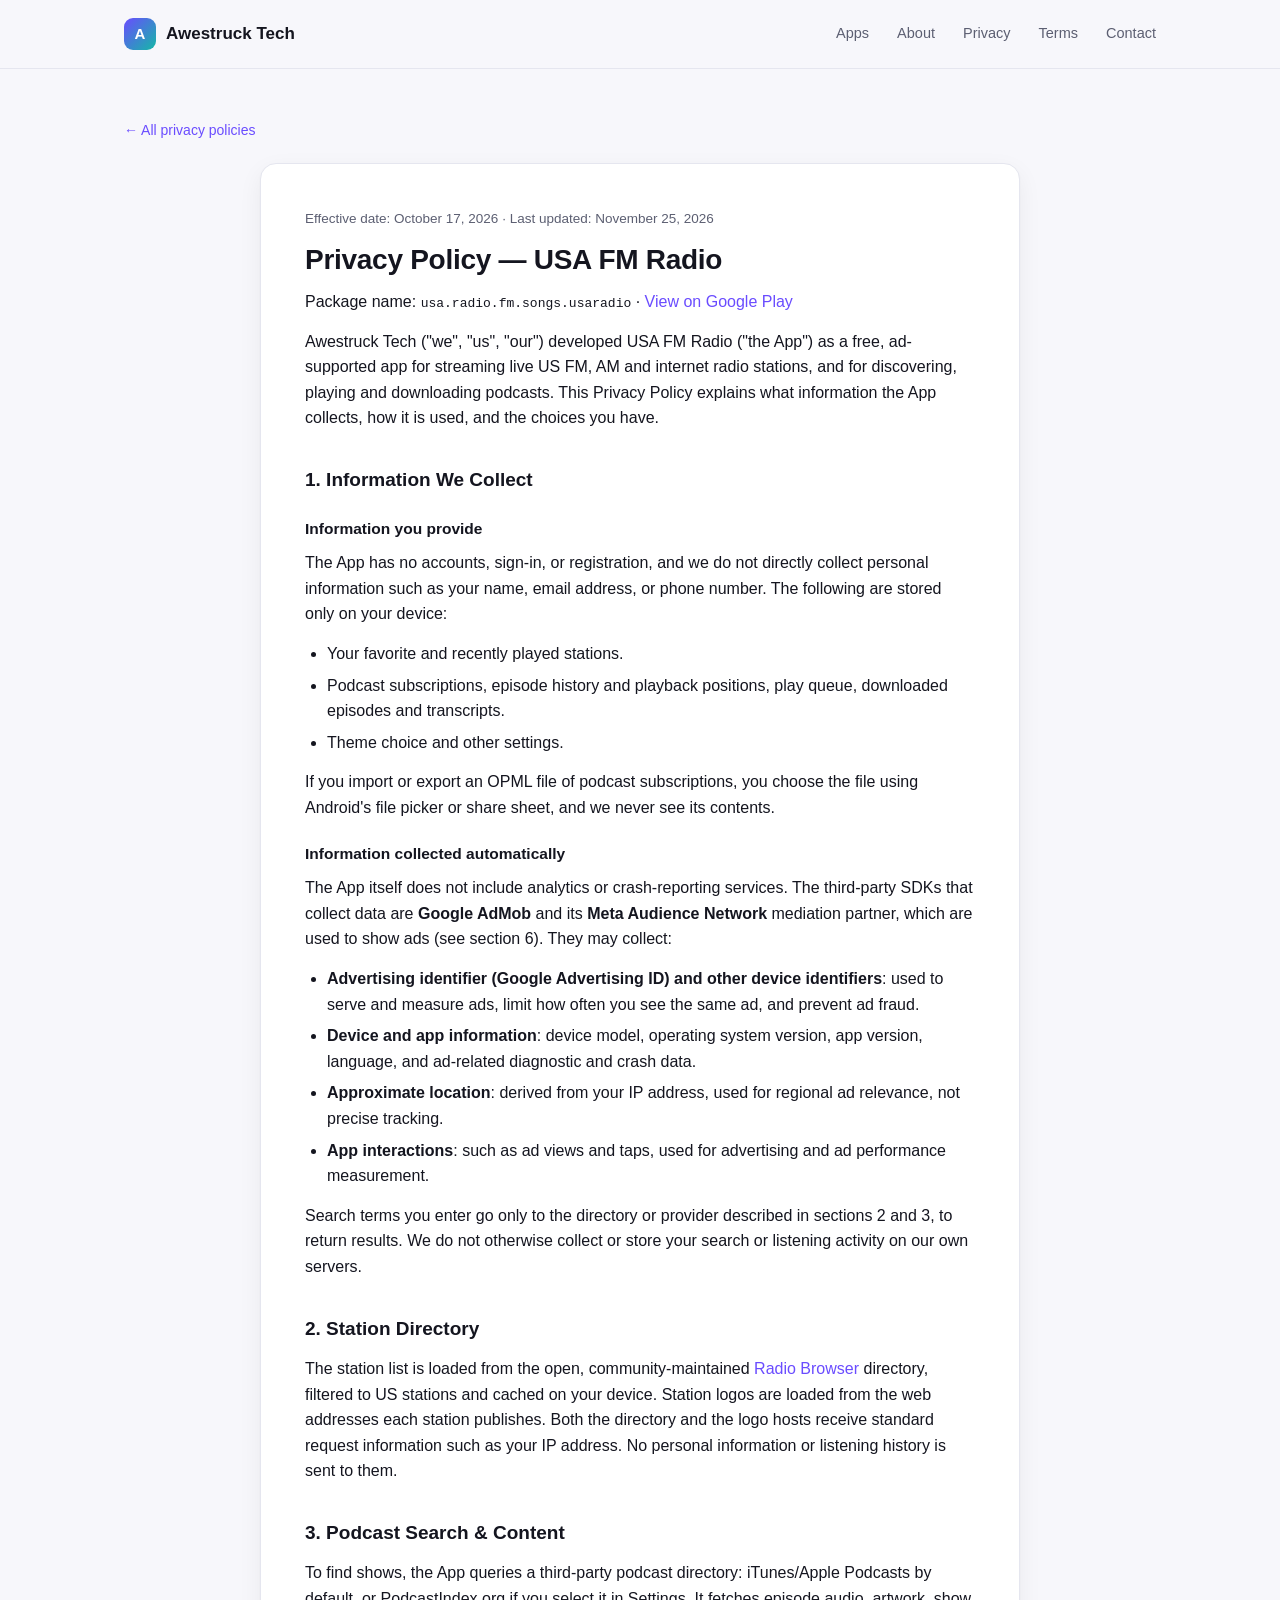
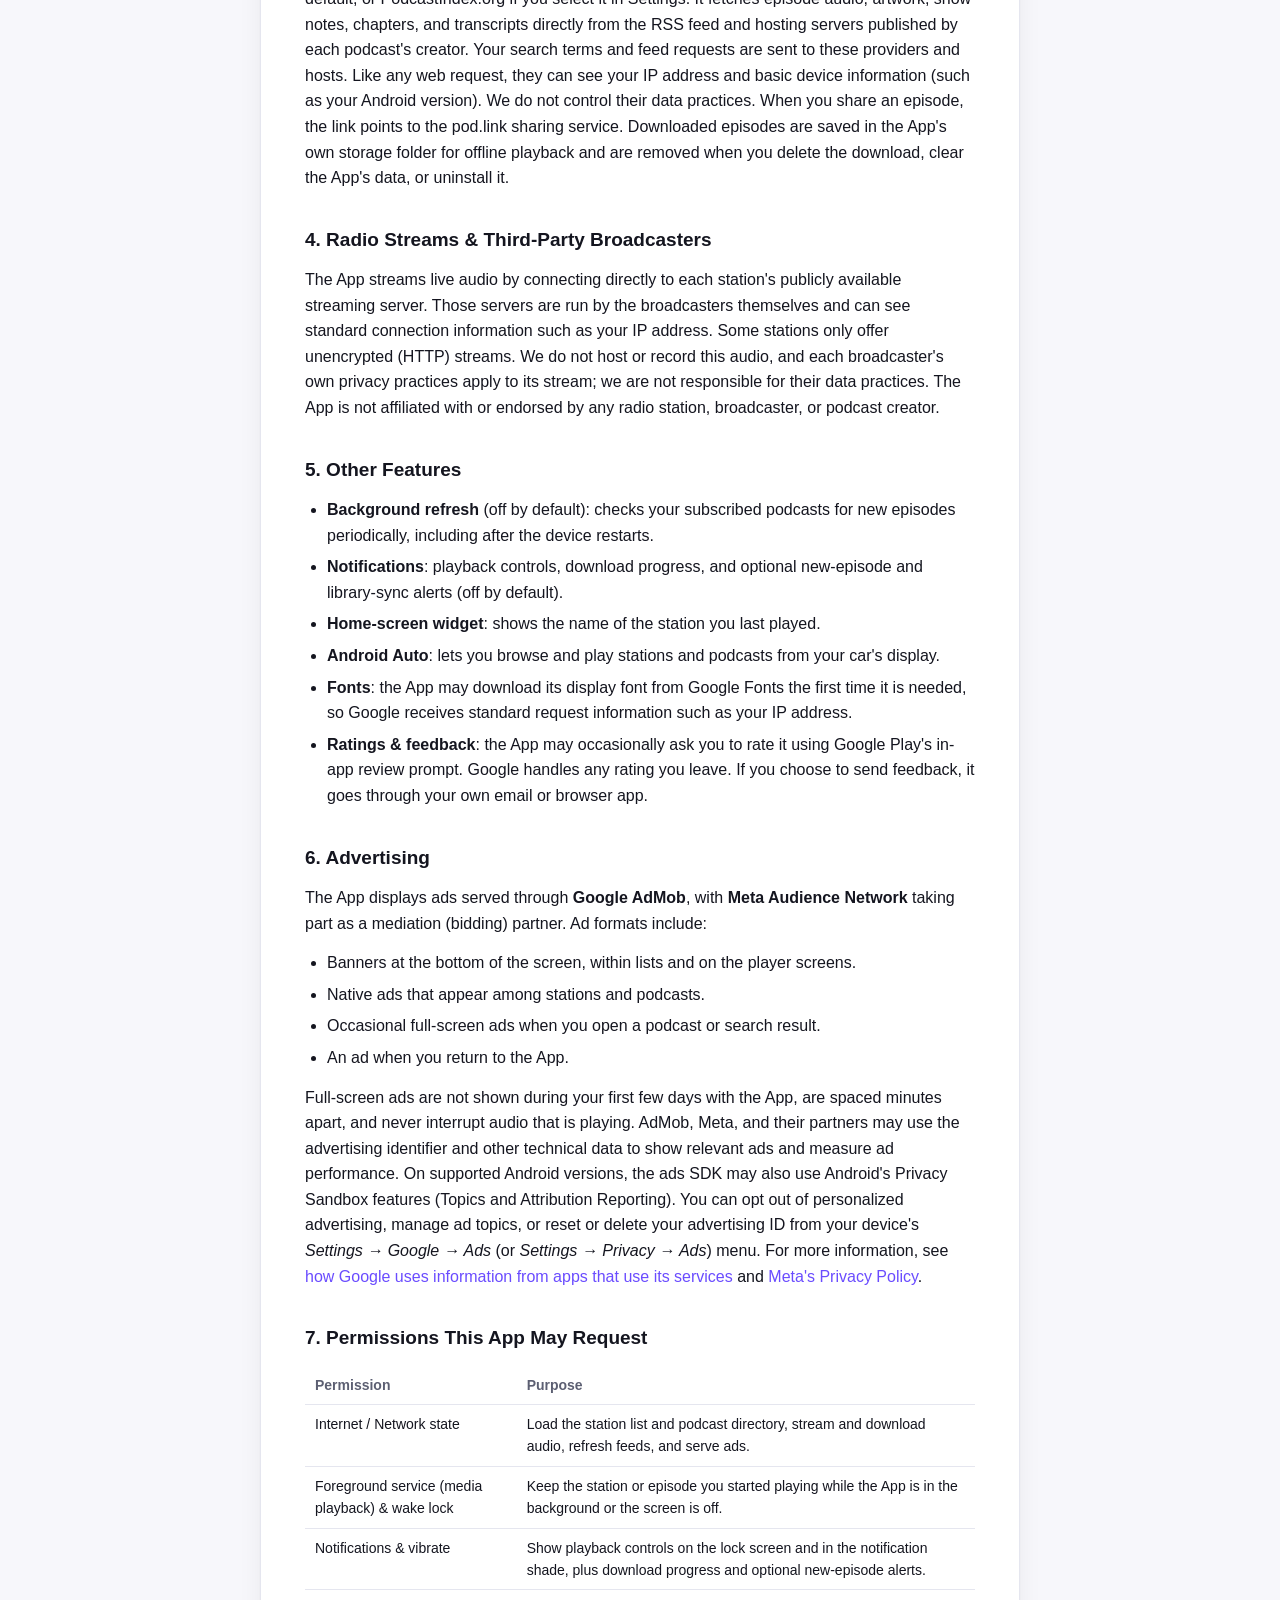
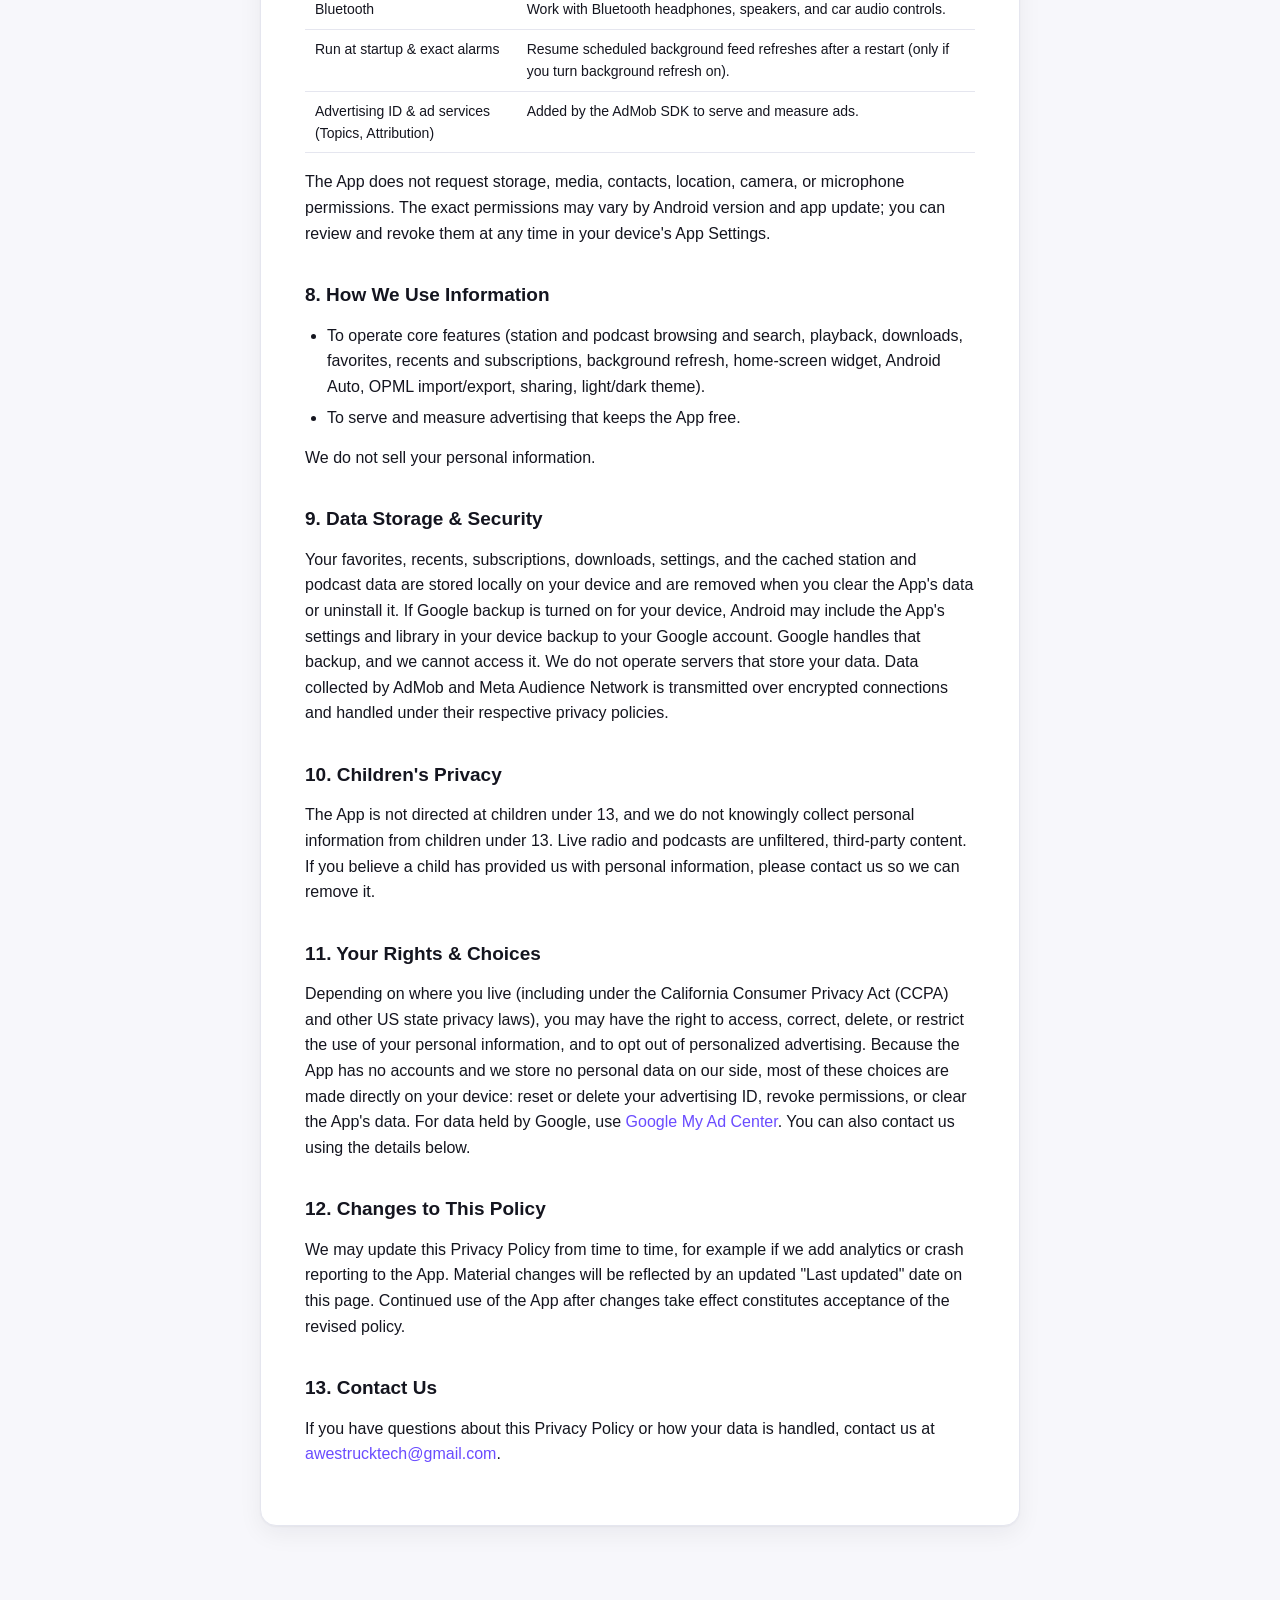
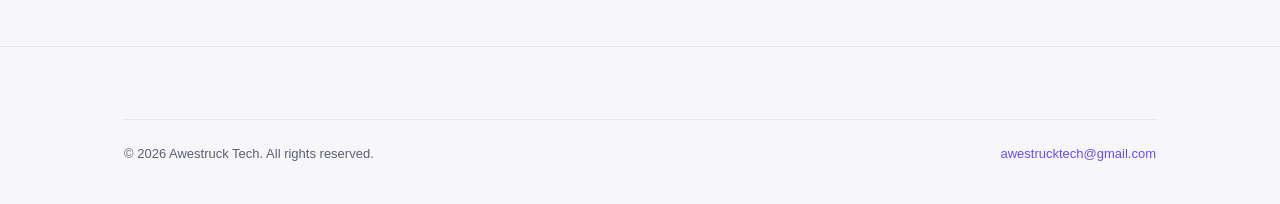
<file: privacy/usa-radio.html>
<!DOCTYPE html>
<html lang="en">
<head>
<meta charset="UTF-8">
<meta name="viewport" content="width=device-width, initial-scale=1.0">
<title>Privacy Policy — USA FM Radio</title>
<meta name="description" content="Privacy Policy for the USA FM Radio Android app, covering both live radio and podcasts.">
<link rel="canonical" href="https://awestrucktech.github.io/privacy/usa-radio.html">
<link rel="icon" type="image/svg+xml" href="/assets/img/favicon.svg">
<link rel="stylesheet" href="/assets/css/style.css">
</head>
<body>

<header class="site-header">
  <div class="wrap">
    <a href="/" class="brand">
      <span class="brand-mark">A</span>
      Awestruck Tech
    </a>
    <button class="nav-toggle" aria-label="Toggle menu">☰</button>
    <nav class="site-nav">
      <a href="/#apps">Apps</a>
      <a href="/#about">About</a>
      <a href="/privacy/">Privacy</a>
      <a href="/terms/">Terms</a>
      <a href="/#contact">Contact</a>
    </nav>
  </div>
</header>

<main>
  <section class="prose-wrap">
    <div class="wrap">
      <a href="/privacy/" class="back-link">← All privacy policies</a>
      <article class="prose">
        <p class="meta">Effective date: October 17, 2026 · Last updated: November 25, 2026</p>
        <h1>Privacy Policy — USA FM Radio</h1>
        <p>Package name: <code>usa.radio.fm.songs.usaradio</code> ·
          <a href="https://play.google.com/store/apps/details?id=usa.radio.fm.songs.usaradio" target="_blank" rel="noopener">View on Google Play</a>
        </p>

        <p>Awestruck Tech ("we", "us", "our") developed USA FM Radio ("the App") as a free, ad-supported app for streaming live US FM, AM and internet radio stations, and for discovering, playing and downloading podcasts. This Privacy Policy explains what information the App collects, how it is used, and the choices you have.</p>

        <h2>1. Information We Collect</h2>
        <h3>Information you provide</h3>
        <p>The App has no accounts, sign-in, or registration, and we do not directly collect personal information such as your name, email address, or phone number. The following are stored only on your device:</p>
        <ul>
          <li>Your favorite and recently played stations.</li>
          <li>Podcast subscriptions, episode history and playback positions, play queue, downloaded episodes and transcripts.</li>
          <li>Theme choice and other settings.</li>
        </ul>
        <p>If you import or export an OPML file of podcast subscriptions, you choose the file using Android's file picker or share sheet, and we never see its contents.</p>
        <h3>Information collected automatically</h3>
        <p>The App itself does not include analytics or crash-reporting services. The third-party SDKs that collect data are <strong>Google AdMob</strong> and its <strong>Meta Audience Network</strong> mediation partner, which are used to show ads (see section 6). They may collect:</p>
        <ul>
          <li><strong>Advertising identifier (Google Advertising ID) and other device identifiers</strong>: used to serve and measure ads, limit how often you see the same ad, and prevent ad fraud.</li>
          <li><strong>Device and app information</strong>: device model, operating system version, app version, language, and ad-related diagnostic and crash data.</li>
          <li><strong>Approximate location</strong>: derived from your IP address, used for regional ad relevance, not precise tracking.</li>
          <li><strong>App interactions</strong>: such as ad views and taps, used for advertising and ad performance measurement.</li>
        </ul>
        <p>Search terms you enter go only to the directory or provider described in sections 2 and 3, to return results. We do not otherwise collect or store your search or listening activity on our own servers.</p>

        <h2>2. Station Directory</h2>
        <p>The station list is loaded from the open, community-maintained <a href="https://www.radio-browser.info/" target="_blank" rel="noopener">Radio Browser</a> directory, filtered to US stations and cached on your device. Station logos are loaded from the web addresses each station publishes. Both the directory and the logo hosts receive standard request information such as your IP address. No personal information or listening history is sent to them.</p>

        <h2>3. Podcast Search &amp; Content</h2>
        <p>To find shows, the App queries a third-party podcast directory: iTunes/Apple Podcasts by default, or PodcastIndex.org if you select it in Settings. It fetches episode audio, artwork, show notes, chapters, and transcripts directly from the RSS feed and hosting servers published by each podcast's creator. Your search terms and feed requests are sent to these providers and hosts. Like any web request, they can see your IP address and basic device information (such as your Android version). We do not control their data practices. When you share an episode, the link points to the pod.link sharing service. Downloaded episodes are saved in the App's own storage folder for offline playback and are removed when you delete the download, clear the App's data, or uninstall it.</p>

        <h2>4. Radio Streams &amp; Third-Party Broadcasters</h2>
        <p>The App streams live audio by connecting directly to each station's publicly available streaming server. Those servers are run by the broadcasters themselves and can see standard connection information such as your IP address. Some stations only offer unencrypted (HTTP) streams. We do not host or record this audio, and each broadcaster's own privacy practices apply to its stream; we are not responsible for their data practices. The App is not affiliated with or endorsed by any radio station, broadcaster, or podcast creator.</p>

        <h2>5. Other Features</h2>
        <ul>
          <li><strong>Background refresh</strong> (off by default): checks your subscribed podcasts for new episodes periodically, including after the device restarts.</li>
          <li><strong>Notifications</strong>: playback controls, download progress, and optional new-episode and library-sync alerts (off by default).</li>
          <li><strong>Home-screen widget</strong>: shows the name of the station you last played.</li>
          <li><strong>Android Auto</strong>: lets you browse and play stations and podcasts from your car's display.</li>
          <li><strong>Fonts</strong>: the App may download its display font from Google Fonts the first time it is needed, so Google receives standard request information such as your IP address.</li>
          <li><strong>Ratings &amp; feedback</strong>: the App may occasionally ask you to rate it using Google Play's in-app review prompt. Google handles any rating you leave. If you choose to send feedback, it goes through your own email or browser app.</li>
        </ul>

        <h2>6. Advertising</h2>
        <p>The App displays ads served through <strong>Google AdMob</strong>, with <strong>Meta Audience Network</strong> taking part as a mediation (bidding) partner. Ad formats include:</p>
        <ul>
          <li>Banners at the bottom of the screen, within lists and on the player screens.</li>
          <li>Native ads that appear among stations and podcasts.</li>
          <li>Occasional full-screen ads when you open a podcast or search result.</li>
          <li>An ad when you return to the App.</li>
        </ul>
        <p>Full-screen ads are not shown during your first few days with the App, are spaced minutes apart, and never interrupt audio that is playing. AdMob, Meta, and their partners may use the advertising identifier and other technical data to show relevant ads and measure ad performance. On supported Android versions, the ads SDK may also use Android's Privacy Sandbox features (Topics and Attribution Reporting). You can opt out of personalized advertising, manage ad topics, or reset or delete your advertising ID from your device's <em>Settings → Google → Ads</em> (or <em>Settings → Privacy → Ads</em>) menu. For more information, see <a href="https://policies.google.com/technologies/ads" target="_blank" rel="noopener">how Google uses information from apps that use its services</a> and <a href="https://www.facebook.com/privacy/policy/" target="_blank" rel="noopener">Meta's Privacy Policy</a>.</p>

        <h2>7. Permissions This App May Request</h2>
        <table>
          <tr><th>Permission</th><th>Purpose</th></tr>
          <tr><td>Internet / Network state</td><td>Load the station list and podcast directory, stream and download audio, refresh feeds, and serve ads.</td></tr>
          <tr><td>Foreground service (media playback) &amp; wake lock</td><td>Keep the station or episode you started playing while the App is in the background or the screen is off.</td></tr>
          <tr><td>Notifications &amp; vibrate</td><td>Show playback controls on the lock screen and in the notification shade, plus download progress and optional new-episode alerts.</td></tr>
          <tr><td>Bluetooth</td><td>Work with Bluetooth headphones, speakers, and car audio controls.</td></tr>
          <tr><td>Run at startup &amp; exact alarms</td><td>Resume scheduled background feed refreshes after a restart (only if you turn background refresh on).</td></tr>
          <tr><td>Advertising ID &amp; ad services (Topics, Attribution)</td><td>Added by the AdMob SDK to serve and measure ads.</td></tr>
        </table>
        <p>The App does not request storage, media, contacts, location, camera, or microphone permissions. The exact permissions may vary by Android version and app update; you can review and revoke them at any time in your device's App Settings.</p>

        <h2>8. How We Use Information</h2>
        <ul>
          <li>To operate core features (station and podcast browsing and search, playback, downloads, favorites, recents and subscriptions, background refresh, home-screen widget, Android Auto, OPML import/export, sharing, light/dark theme).</li>
          <li>To serve and measure advertising that keeps the App free.</li>
        </ul>
        <p>We do not sell your personal information.</p>

        <h2>9. Data Storage &amp; Security</h2>
        <p>Your favorites, recents, subscriptions, downloads, settings, and the cached station and podcast data are stored locally on your device and are removed when you clear the App's data or uninstall it. If Google backup is turned on for your device, Android may include the App's settings and library in your device backup to your Google account. Google handles that backup, and we cannot access it. We do not operate servers that store your data. Data collected by AdMob and Meta Audience Network is transmitted over encrypted connections and handled under their respective privacy policies.</p>

        <h2>10. Children's Privacy</h2>
        <p>The App is not directed at children under 13, and we do not knowingly collect personal information from children under 13. Live radio and podcasts are unfiltered, third-party content. If you believe a child has provided us with personal information, please contact us so we can remove it.</p>

        <h2>11. Your Rights &amp; Choices</h2>
        <p>Depending on where you live (including under the California Consumer Privacy Act (CCPA) and other US state privacy laws), you may have the right to access, correct, delete, or restrict the use of your personal information, and to opt out of personalized advertising. Because the App has no accounts and we store no personal data on our side, most of these choices are made directly on your device: reset or delete your advertising ID, revoke permissions, or clear the App's data. For data held by Google, use <a href="https://myadcenter.google.com/" target="_blank" rel="noopener">Google My Ad Center</a>. You can also contact us using the details below.</p>

        <h2>12. Changes to This Policy</h2>
        <p>We may update this Privacy Policy from time to time, for example if we add analytics or crash reporting to the App. Material changes will be reflected by an updated "Last updated" date on this page. Continued use of the App after changes take effect constitutes acceptance of the revised policy.</p>

        <h2>13. Contact Us</h2>
        <p>If you have questions about this Privacy Policy or how your data is handled, contact us at <a href="mailto:awestrucktech@gmail.com">awestrucktech@gmail.com</a>.</p>
      </article>
    </div>
  </section>
</main>

<footer class="site-footer">
  <div class="wrap">
    <div class="footer-bottom">
      <span>© <span data-year>2026</span> Awestruck Tech. All rights reserved.</span>
      <a href="mailto:awestrucktech@gmail.com">awestrucktech@gmail.com</a>
    </div>
  </div>
</footer>

<script src="/assets/js/main.js"></script>
</body>
</html>
</file>
<file: assets/css/style.css>
/* Awestruck Tech — site-wide styles */

:root {
  --bg: #f7f7fb;
  --surface: #ffffff;
  --border: #e5e6ef;
  --text: #14151f;
  --text-muted: #5c5f72;
  --accent: #6a4cff;
  --accent-2: #14b8a6;
  --accent-gradient: linear-gradient(135deg, #6a4cff 0%, #14b8a6 100%);
  --radius: 16px;
  --radius-sm: 10px;
  --max-width: 1080px;
  --shadow: 0 1px 2px rgba(20, 21, 31, 0.04), 0 8px 24px rgba(20, 21, 31, 0.06);
}

@media (prefers-color-scheme: dark) {
  :root {
    --bg: #0e0f16;
    --surface: #161824;
    --border: #262a3b;
    --text: #edeef5;
    --text-muted: #a2a6ba;
    --shadow: 0 1px 2px rgba(0, 0, 0, 0.2), 0 8px 24px rgba(0, 0, 0, 0.35);
  }
}

* { box-sizing: border-box; }

html { scroll-behavior: smooth; }

body {
  margin: 0;
  background: var(--bg);
  color: var(--text);
  font-family: -apple-system, BlinkMacSystemFont, "Segoe UI", Roboto, Helvetica, Arial, sans-serif;
  line-height: 1.6;
  -webkit-font-smoothing: antialiased;
}

a { color: var(--accent); text-decoration: none; }
a:hover { text-decoration: underline; }

img, svg { display: block; max-width: 100%; }

.wrap {
  max-width: var(--max-width);
  margin: 0 auto;
  padding: 0 24px;
}

/* Header */
.site-header {
  position: sticky;
  top: 0;
  z-index: 20;
  background: color-mix(in srgb, var(--bg) 85%, transparent);
  backdrop-filter: blur(10px);
  border-bottom: 1px solid var(--border);
}

.site-header .wrap {
  display: flex;
  align-items: center;
  justify-content: space-between;
  height: 68px;
}

.brand {
  display: flex;
  align-items: center;
  gap: 10px;
  font-weight: 700;
  font-size: 17px;
  color: var(--text);
}

.brand:hover { text-decoration: none; }

.brand-mark {
  width: 32px;
  height: 32px;
  border-radius: 9px;
  background: var(--accent-gradient);
  display: flex;
  align-items: center;
  justify-content: center;
  color: #fff;
  font-weight: 800;
  font-size: 15px;
  flex-shrink: 0;
}

nav.site-nav {
  display: flex;
  align-items: center;
  gap: 28px;
}

nav.site-nav a {
  color: var(--text-muted);
  font-weight: 500;
  font-size: 14.5px;
}

nav.site-nav a:hover { color: var(--text); text-decoration: none; }

.nav-toggle {
  display: none;
  background: none;
  border: 1px solid var(--border);
  border-radius: var(--radius-sm);
  width: 40px;
  height: 40px;
  color: var(--text);
  font-size: 18px;
  cursor: pointer;
}

@media (max-width: 680px) {
  nav.site-nav {
    position: absolute;
    top: 68px;
    left: 0;
    right: 0;
    background: var(--surface);
    border-bottom: 1px solid var(--border);
    flex-direction: column;
    align-items: flex-start;
    gap: 4px;
    padding: 12px 24px 20px;
    display: none;
  }
  nav.site-nav.open { display: flex; }
  nav.site-nav a { padding: 10px 0; width: 100%; }
  .nav-toggle { display: block; }
}

/* Hero */
.hero {
  padding: 76px 0 56px;
  text-align: center;
}

.eyebrow {
  display: inline-block;
  font-size: 12.5px;
  font-weight: 700;
  letter-spacing: 0.08em;
  text-transform: uppercase;
  color: var(--accent);
  background: color-mix(in srgb, var(--accent) 12%, transparent);
  padding: 6px 14px;
  border-radius: 999px;
  margin-bottom: 22px;
}

.hero h1 {
  font-size: clamp(32px, 5vw, 48px);
  line-height: 1.15;
  margin: 0 0 18px;
  letter-spacing: -0.02em;
}

.hero p.lead {
  font-size: 18px;
  color: var(--text-muted);
  max-width: 620px;
  margin: 0 auto 30px;
}

.hero-actions {
  display: flex;
  gap: 12px;
  justify-content: center;
  flex-wrap: wrap;
}

/* Buttons */
.btn {
  display: inline-flex;
  align-items: center;
  gap: 8px;
  padding: 11px 20px;
  border-radius: 999px;
  font-weight: 600;
  font-size: 14.5px;
  border: 1px solid transparent;
  cursor: pointer;
}

.btn:hover { text-decoration: none; }

.btn-primary {
  background: var(--accent-gradient);
  color: #fff;
}
.btn-primary:hover { opacity: 0.92; }

.btn-outline {
  background: transparent;
  border-color: var(--border);
  color: var(--text);
}
.btn-outline:hover { border-color: var(--accent); color: var(--accent); }

.btn-sm { padding: 8px 16px; font-size: 13.5px; }
.btn-block { width: 100%; justify-content: center; }

/* Sections */
section { padding: 64px 0; }

.section-head { text-align: center; margin-bottom: 44px; }
.section-head h2 { font-size: 30px; margin: 0 0 10px; letter-spacing: -0.01em; }
.section-head p { color: var(--text-muted); max-width: 560px; margin: 0 auto; }

/* App grid */
.app-grid {
  display: grid;
  grid-template-columns: repeat(auto-fit, minmax(270px, 1fr));
  gap: 22px;
}

.app-card {
  background: var(--surface);
  border: 1px solid var(--border);
  border-radius: var(--radius);
  padding: 26px;
  display: flex;
  flex-direction: column;
  box-shadow: var(--shadow);
  transition: transform 0.15s ease, border-color 0.15s ease;
}

.app-card:hover { transform: translateY(-3px); border-color: color-mix(in srgb, var(--accent) 40%, var(--border)); }

.app-icon {
  width: 56px;
  height: 56px;
  border-radius: 16px;
  display: flex;
  align-items: center;
  justify-content: center;
  font-size: 26px;
  margin-bottom: 18px;
  color: #fff;
  overflow: hidden;
}

.app-icon img {
  width: 100%;
  height: 100%;
  object-fit: cover;
}

.app-card h3 { margin: 0 0 6px; font-size: 18.5px; }

.app-tagline {
  color: var(--text-muted);
  font-size: 14px;
  margin: 0 0 14px;
  flex-grow: 1;
}

.app-tags {
  display: flex;
  flex-wrap: wrap;
  gap: 6px;
  margin-bottom: 18px;
}

.tag {
  font-size: 11.5px;
  font-weight: 600;
  color: var(--text-muted);
  background: color-mix(in srgb, var(--text) 6%, transparent);
  border-radius: 999px;
  padding: 4px 10px;
}

.app-card-actions {
  display: flex;
  gap: 10px;
  align-items: center;
  flex-wrap: wrap;
}

.app-card-actions .btn { flex: 1; }

.link-muted {
  color: var(--text-muted);
  font-size: 13.5px;
  font-weight: 500;
}

/* About / feature blocks */
.feature-grid {
  display: grid;
  grid-template-columns: repeat(auto-fit, minmax(220px, 1fr));
  gap: 24px;
  margin-top: 12px;
}

.feature {
  padding: 4px;
}

.feature .icon {
  width: 40px;
  height: 40px;
  border-radius: 10px;
  background: color-mix(in srgb, var(--accent) 12%, transparent);
  color: var(--accent);
  display: flex;
  align-items: center;
  justify-content: center;
  font-size: 18px;
  margin-bottom: 12px;
}

.feature h4 { margin: 0 0 6px; font-size: 15.5px; }
.feature p { margin: 0; color: var(--text-muted); font-size: 14px; }

/* CTA / contact */
.cta {
  background: var(--surface);
  border: 1px solid var(--border);
  border-radius: var(--radius);
  padding: 48px;
  text-align: center;
  box-shadow: var(--shadow);
}

.cta h2 { margin: 0 0 10px; font-size: 26px; }
.cta p { color: var(--text-muted); margin: 0 0 24px; }

/* Prose (privacy / terms pages) */
.prose-wrap { padding: 48px 0 80px; }

.prose {
  max-width: 760px;
  margin: 0 auto;
  background: var(--surface);
  border: 1px solid var(--border);
  border-radius: var(--radius);
  padding: 44px;
  box-shadow: var(--shadow);
}

@media (max-width: 600px) {
  .prose { padding: 28px 20px; }
}

.prose .meta {
  color: var(--text-muted);
  font-size: 13.5px;
  margin-bottom: 8px;
}

.prose h1 { font-size: 28px; margin: 0 0 6px; letter-spacing: -0.01em; }
.prose h2 { font-size: 19px; margin: 34px 0 12px; }
.prose h3 { font-size: 15.5px; margin: 22px 0 8px; }
.prose p { margin: 0 0 14px; color: var(--text); }
.prose ul { margin: 0 0 14px; padding-left: 22px; }
.prose li { margin-bottom: 6px; }
.prose a { word-break: break-word; }
.prose hr { border: none; border-top: 1px solid var(--border); margin: 30px 0; }
.prose table { width: 100%; border-collapse: collapse; margin: 0 0 16px; font-size: 14px; }
.prose th, .prose td { text-align: left; padding: 8px 10px; border-bottom: 1px solid var(--border); vertical-align: top; }
.prose th { color: var(--text-muted); font-weight: 600; }

.back-link { display: inline-block; margin-bottom: 22px; font-size: 14px; font-weight: 500; }

/* Privacy index list */
.policy-list {
  max-width: 760px;
  margin: 0 auto;
  display: grid;
  gap: 12px;
}

.policy-row {
  display: flex;
  align-items: center;
  justify-content: space-between;
  gap: 16px;
  background: var(--surface);
  border: 1px solid var(--border);
  border-radius: var(--radius-sm);
  padding: 16px 20px;
}

.policy-row span { font-weight: 600; font-size: 15px; }

/* Footer */
footer.site-footer {
  border-top: 1px solid var(--border);
  padding: 40px 0;
  margin-top: 40px;
}

.footer-grid {
  display: flex;
  justify-content: space-between;
  flex-wrap: wrap;
  gap: 32px;
}

.footer-col h5 {
  font-size: 12.5px;
  text-transform: uppercase;
  letter-spacing: 0.06em;
  color: var(--text-muted);
  margin: 0 0 14px;
}

.footer-col a {
  display: block;
  color: var(--text-muted);
  font-size: 14px;
  margin-bottom: 9px;
}

.footer-col a:hover { color: var(--text); }

.footer-bottom {
  margin-top: 32px;
  padding-top: 24px;
  border-top: 1px solid var(--border);
  color: var(--text-muted);
  font-size: 13px;
  display: flex;
  justify-content: space-between;
  flex-wrap: wrap;
  gap: 10px;
}

/* 404 */
.error-page {
  min-height: 60vh;
  display: flex;
  flex-direction: column;
  align-items: center;
  justify-content: center;
  text-align: center;
  padding: 60px 24px;
}

.error-page .code {
  font-size: 84px;
  font-weight: 800;
  background: var(--accent-gradient);
  -webkit-background-clip: text;
  background-clip: text;
  color: transparent;
  line-height: 1;
  margin-bottom: 10px;
}
</file>
